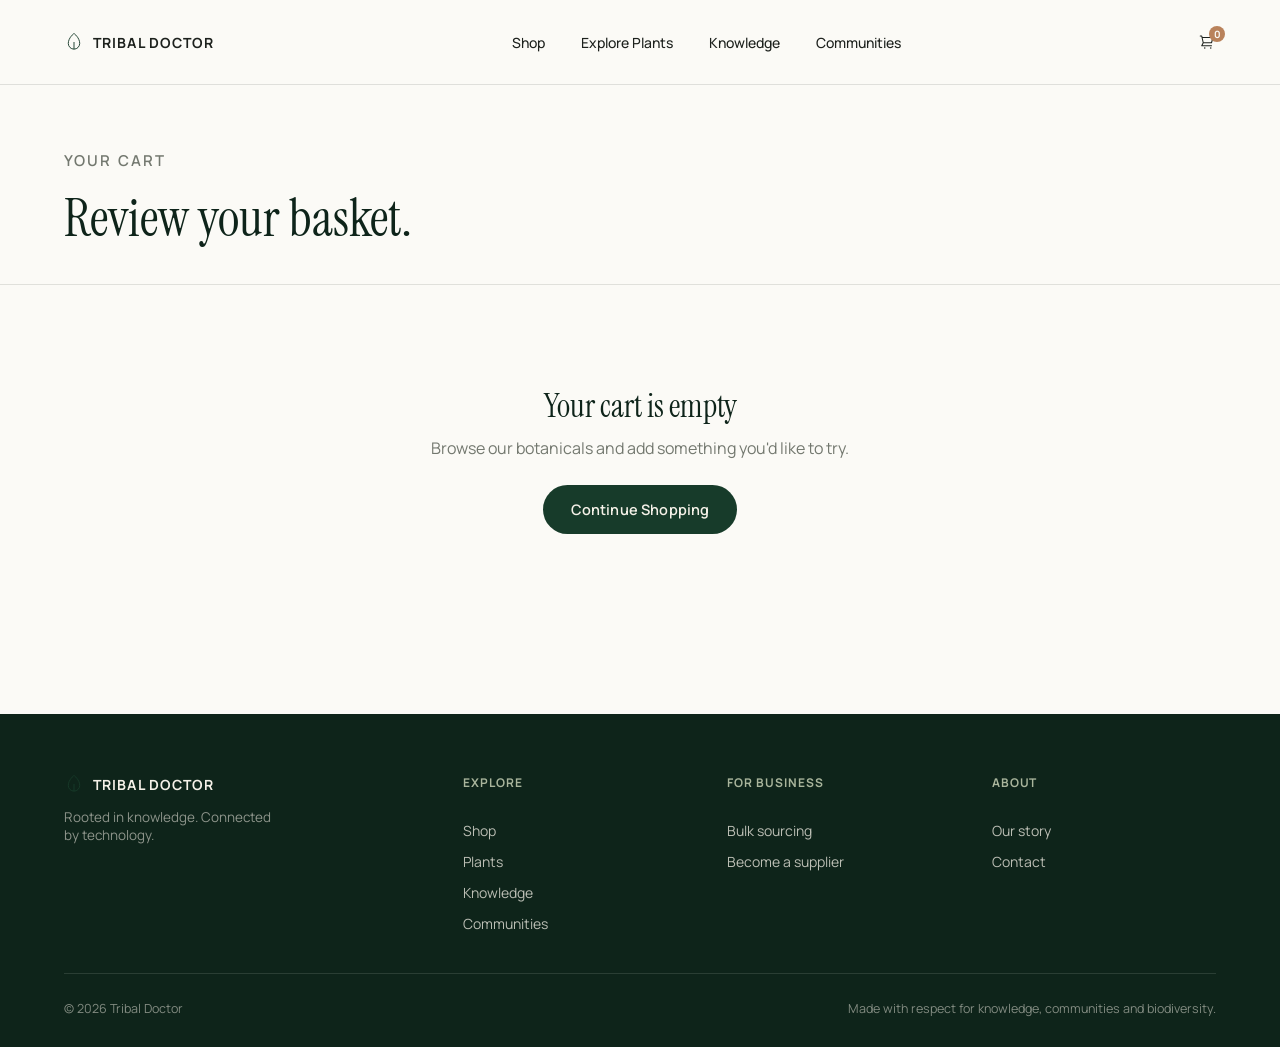
<file: cart.html>
<!DOCTYPE html>
<html lang="en">
<head>
<meta charset="UTF-8" />
<meta name="viewport" content="width=device-width, initial-scale=1.0" />
<title>Cart — Tribal Doctor</title>

<link rel="preconnect" href="https://fonts.googleapis.com">
<link rel="preconnect" href="https://fonts.gstatic.com" crossorigin>
<link href="https://fonts.googleapis.com/css2?family=Instrument+Serif:ital@0;1&family=Manrope:wght@400;500;600;700&display=swap" rel="stylesheet">

<link rel="stylesheet" href="shop.css" />
<link rel="stylesheet" href="cart.css" />
</head>
<body>

<!-- ============ NAVBAR ============ -->
<header class="navbar">
  <div class="navbar-inner">
    <a href="index.html" class="logo" aria-label="Tribal Doctor home">
      <span class="logo-mark">
        <svg width="20" height="20" viewBox="0 0 28 28" fill="none" xmlns="http://www.w3.org/2000/svg">
          <path d="M14 2C14 2 6 8 6 16C6 20.4183 9.58172 24 14 24C18.4183 24 22 20.4183 22 16C22 8 14 2 14 2Z" stroke="currentColor" stroke-width="1.3"/>
          <path d="M14 24V14" stroke="currentColor" stroke-width="1.3"/>
        </svg>
      </span>
      <span class="logo-text">TRIBAL DOCTOR</span>
    </a>

    <nav class="nav-links" aria-label="Primary">
      <a href="shop.html" class="nav-link"><span>Shop</span></a>
      <a href="plants.html" class="nav-link"><span>Explore Plants</span></a>
      <a href="knowledge.html" class="nav-link"><span>Knowledge</span></a>
      <a href="communities.html" class="nav-link"><span>Communities</span></a>
    </nav>

    <div class="nav-actions">
      <a href="cart.html" class="nav-cart" aria-label="Cart">
        <svg width="18" height="18" viewBox="0 0 24 24" fill="none" xmlns="http://www.w3.org/2000/svg">
          <path d="M3 4H5L5.4 6M5.4 6H20L18 13H7M5.4 6L7 13M7 13L5 17H18" stroke="currentColor" stroke-width="1.4" stroke-linecap="round" stroke-linejoin="round"/>
          <circle cx="9" cy="20" r="1" fill="currentColor"/>
          <circle cx="17" cy="20" r="1" fill="currentColor"/>
        </svg>
        <span class="cart-count" data-cart-count>0</span>
      </a>
      <button class="hamburger" id="hamburger" aria-label="Open menu" aria-expanded="false">
        <span></span><span></span>
      </button>
    </div>
  </div>
</header>

<!-- ============ MOBILE MENU ============ -->
<div class="mobile-menu" id="mobileMenu">
  <nav class="mobile-menu-links" aria-label="Mobile">
    <a href="shop.html">Shop</a>
    <a href="plants.html">Explore Plants</a>
    <a href="knowledge.html">Knowledge</a>
    <a href="communities.html">Communities</a>
  </nav>
  <div class="mobile-menu-footer">
    <span>Rooted in knowledge.</span>
    <span>Connected by technology.</span>
  </div>
</div>

<main>

  <div class="page-head">
    <p class="eyebrow">Your cart</p>
    <h1>Review your basket.</h1>
  </div>

  <div id="cartRoot">
    <!-- injected by cart.js -->
  </div>

</main>

<!-- ============ FOOTER ============ -->
<footer class="footer">
  <div class="footer-top">
    <div class="footer-brand">
      <a href="index.html" class="logo">
        <span class="logo-mark">
          <svg width="20" height="20" viewBox="0 0 28 28" fill="none"><path d="M14 2C14 2 6 8 6 16C6 20.4183 9.58172 24 14 24C18.4183 24 22 20.4183 22 16C22 8 14 2 14 2Z" stroke="currentColor" stroke-width="1.3"/><path d="M14 24V14" stroke="currentColor" stroke-width="1.3"/></svg>
        </span>
        <span class="logo-text">TRIBAL DOCTOR</span>
      </a>
      <p>Rooted in knowledge. Connected by technology.</p>
    </div>
    <div class="footer-col">
      <h5>Explore</h5>
      <a href="shop.html">Shop</a>
      <a href="plants.html">Plants</a>
      <a href="knowledge.html">Knowledge</a>
      <a href="communities.html">Communities</a>
    </div>
    <div class="footer-col">
      <h5>For business</h5>
      <a href="businesses.html">Bulk sourcing</a>
      <a href="businesses.html">Become a supplier</a>
    </div>
    <div class="footer-col">
      <h5>About</h5>
      <a href="about.html">Our story</a>
      <a href="about.html">Contact</a>
    </div>
  </div>
  <div class="footer-bottom">
    <span>© 2026 Tribal Doctor</span>
    <span>Made with respect for knowledge, communities and biodiversity.</span>
  </div>
</footer>

<script src="data.js"></script>
<script src="cart.js"></script>
</body>
</html>
</file>
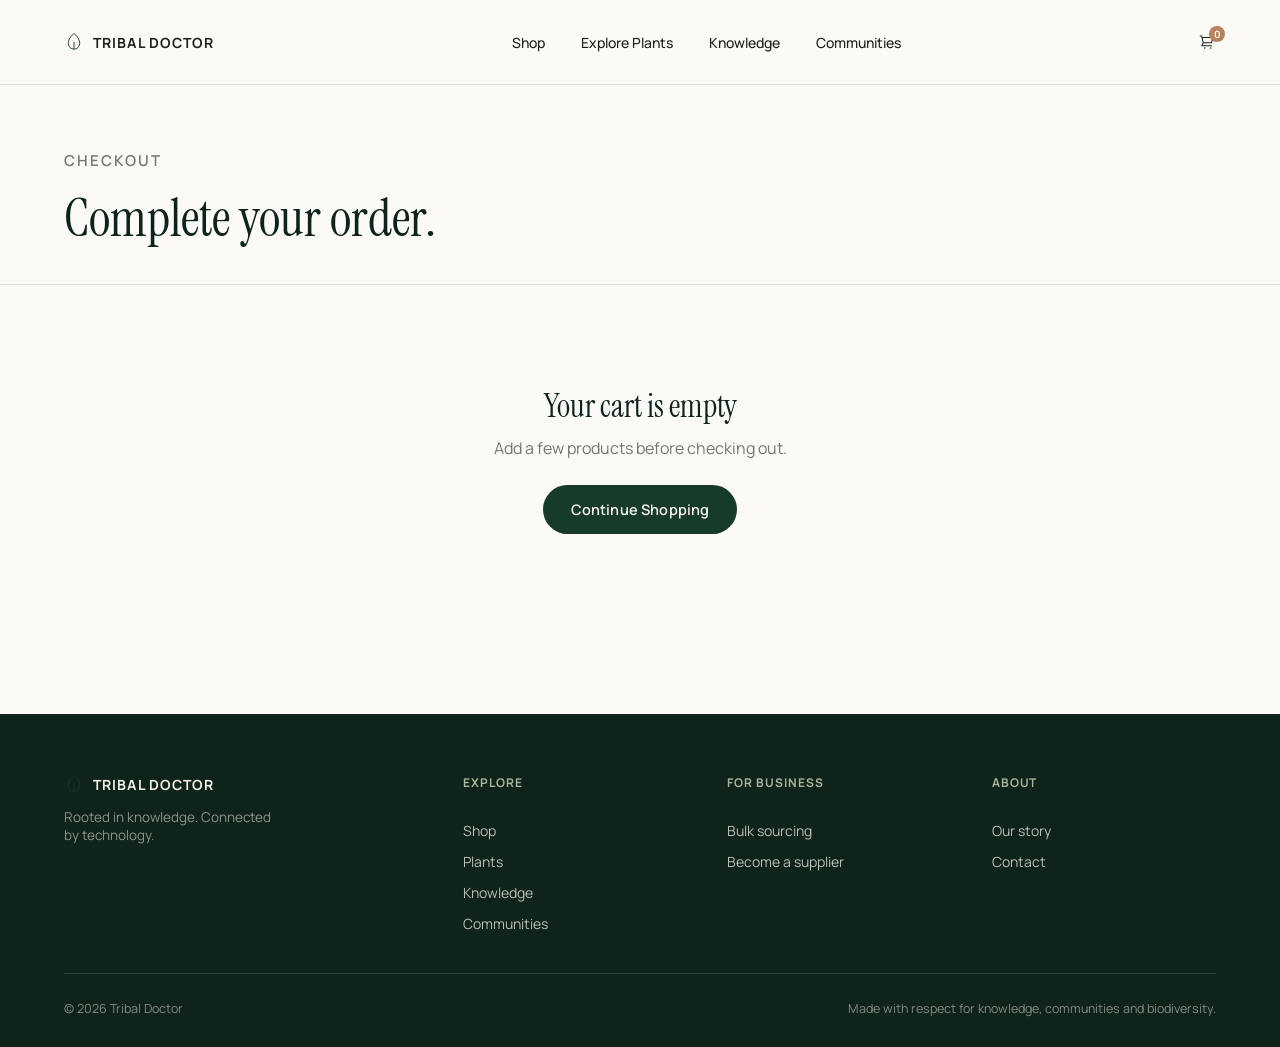
<file: checkout.html>
<!DOCTYPE html>
<html lang="en">
<head>
<meta charset="UTF-8" />
<meta name="viewport" content="width=device-width, initial-scale=1.0" />
<title>Checkout — Tribal Doctor</title>

<link rel="preconnect" href="https://fonts.googleapis.com">
<link rel="preconnect" href="https://fonts.gstatic.com" crossorigin>
<link href="https://fonts.googleapis.com/css2?family=Instrument+Serif:ital@0;1&family=Manrope:wght@400;500;600;700&display=swap" rel="stylesheet">

<link rel="stylesheet" href="shop.css" />
<link rel="stylesheet" href="checkout.css" />
</head>
<body>

<!-- ============ NAVBAR ============ -->
<header class="navbar">
  <div class="navbar-inner">
    <a href="index.html" class="logo" aria-label="Tribal Doctor home">
      <span class="logo-mark">
        <svg width="20" height="20" viewBox="0 0 28 28" fill="none" xmlns="http://www.w3.org/2000/svg">
          <path d="M14 2C14 2 6 8 6 16C6 20.4183 9.58172 24 14 24C18.4183 24 22 20.4183 22 16C22 8 14 2 14 2Z" stroke="currentColor" stroke-width="1.3"/>
          <path d="M14 24V14" stroke="currentColor" stroke-width="1.3"/>
        </svg>
      </span>
      <span class="logo-text">TRIBAL DOCTOR</span>
    </a>

    <nav class="nav-links" aria-label="Primary">
      <a href="shop.html" class="nav-link"><span>Shop</span></a>
      <a href="plants.html" class="nav-link"><span>Explore Plants</span></a>
      <a href="knowledge.html" class="nav-link"><span>Knowledge</span></a>
      <a href="communities.html" class="nav-link"><span>Communities</span></a>
    </nav>

    <div class="nav-actions">
      <a href="cart.html" class="nav-cart" aria-label="Cart">
        <svg width="18" height="18" viewBox="0 0 24 24" fill="none" xmlns="http://www.w3.org/2000/svg">
          <path d="M3 4H5L5.4 6M5.4 6H20L18 13H7M5.4 6L7 13M7 13L5 17H18" stroke="currentColor" stroke-width="1.4" stroke-linecap="round" stroke-linejoin="round"/>
          <circle cx="9" cy="20" r="1" fill="currentColor"/>
          <circle cx="17" cy="20" r="1" fill="currentColor"/>
        </svg>
        <span class="cart-count" data-cart-count>0</span>
      </a>
      <button class="hamburger" id="hamburger" aria-label="Open menu" aria-expanded="false">
        <span></span><span></span>
      </button>
    </div>
  </div>
</header>

<!-- ============ MOBILE MENU ============ -->
<div class="mobile-menu" id="mobileMenu">
  <nav class="mobile-menu-links" aria-label="Mobile">
    <a href="shop.html">Shop</a>
    <a href="plants.html">Explore Plants</a>
    <a href="knowledge.html">Knowledge</a>
    <a href="communities.html">Communities</a>
  </nav>
  <div class="mobile-menu-footer">
    <span>Rooted in knowledge.</span>
    <span>Connected by technology.</span>
  </div>
</div>

<main>

  <div class="page-head">
    <p class="eyebrow">Checkout</p>
    <h1>Complete your order.</h1>
  </div>

  <div id="checkoutRoot">
    <!-- injected by checkout.js -->
  </div>

</main>

<!-- ============ FOOTER ============ -->
<footer class="footer">
  <div class="footer-top">
    <div class="footer-brand">
      <a href="index.html" class="logo">
        <span class="logo-mark">
          <svg width="20" height="20" viewBox="0 0 28 28" fill="none"><path d="M14 2C14 2 6 8 6 16C6 20.4183 9.58172 24 14 24C18.4183 24 22 20.4183 22 16C22 8 14 2 14 2Z" stroke="currentColor" stroke-width="1.3"/><path d="M14 24V14" stroke="currentColor" stroke-width="1.3"/></svg>
        </span>
        <span class="logo-text">TRIBAL DOCTOR</span>
      </a>
      <p>Rooted in knowledge. Connected by technology.</p>
    </div>
    <div class="footer-col">
      <h5>Explore</h5>
      <a href="shop.html">Shop</a>
      <a href="plants.html">Plants</a>
      <a href="knowledge.html">Knowledge</a>
      <a href="communities.html">Communities</a>
    </div>
    <div class="footer-col">
      <h5>For business</h5>
      <a href="businesses.html">Bulk sourcing</a>
      <a href="businesses.html">Become a supplier</a>
    </div>
    <div class="footer-col">
      <h5>About</h5>
      <a href="about.html">Our story</a>
      <a href="about.html">Contact</a>
    </div>
  </div>
  <div class="footer-bottom">
    <span>© 2026 Tribal Doctor</span>
    <span>Made with respect for knowledge, communities and biodiversity.</span>
  </div>
</footer>

<script src="data.js"></script>
<script src="checkout.js"></script>
</body>
</html>
</file>
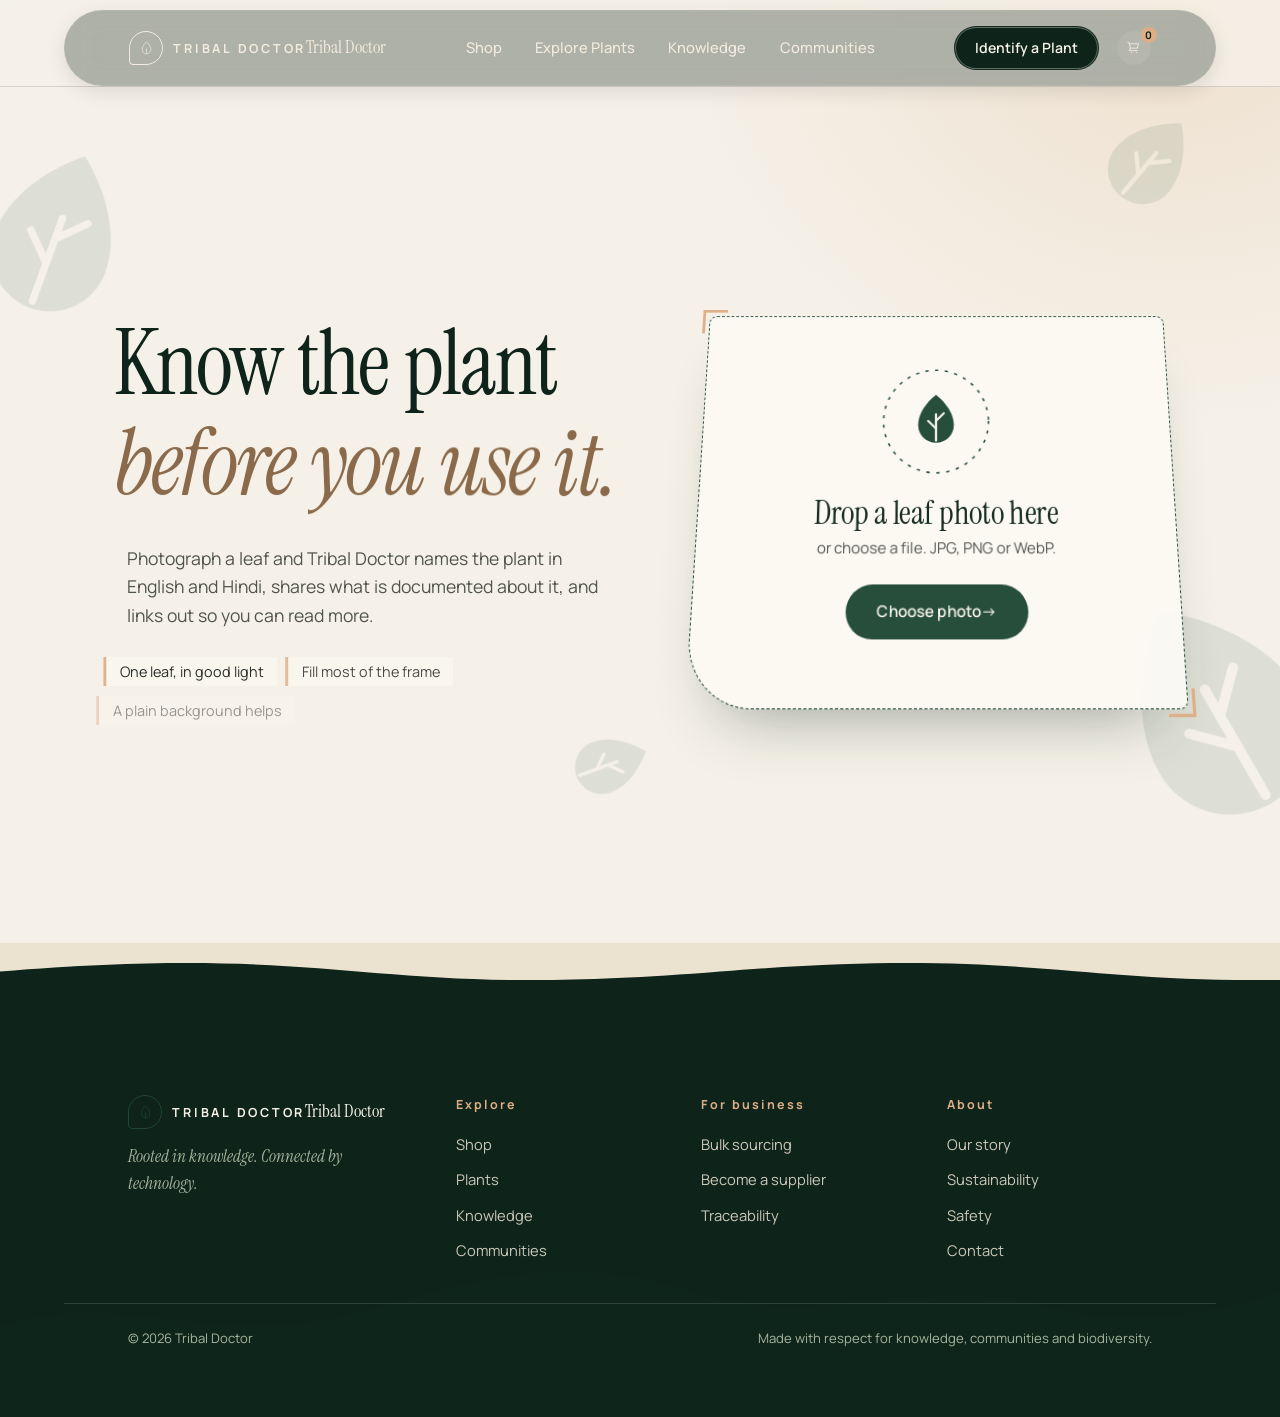
<file: identify.html>
<!doctype html>
<html lang="en">
  <head>
    <meta charset="UTF-8" />
    <meta name="viewport" content="width=device-width, initial-scale=1.0" />

    <title>Identify a Plant — Tribal Doctor</title>
    <meta
      name="description"
      content="Photograph a leaf and Tribal Doctor names the plant in English and Hindi, with what is documented about it — and where to read more."
    />

    <link rel="preconnect" href="https://fonts.googleapis.com" />
    <link rel="preconnect" href="https://fonts.gstatic.com" crossorigin />
    <link
      href="https://fonts.googleapis.com/css2?family=Instrument+Serif:ital@0;1&family=Manrope:wght@400;500;600;700&family=Tiro+Devanagari+Hindi&display=swap"
      rel="stylesheet"
    />

    <script>
      document.documentElement.classList.add("js");
    </script>
    <!-- Shares the landing page's stylesheet for the navbar, footer, buttons
         and colour palette, then layers identify.css on top for this page's
         own hero, drop-zone and results UI. -->
    <link rel="stylesheet" href="style.css" />
    <link rel="stylesheet" href="identify.css" />
  </head>

  <body>
    <!-- Shared leaf shape (same silhouette as the Tribal Doctor logo) -->
    <svg width="0" height="0" style="position: absolute" aria-hidden="true">
      <symbol id="leaf" viewBox="0 0 28 28">
        <path
          fill="currentColor"
          d="M14 2C14 2 6 8 6 16C6 20.4183 9.58172 24 14 24C18.4183 24 22 20.4183 22 16C22 8 14 2 14 2Z"
        />
        <path
          d="M14 23V11M14 17.5 10.5 14M14 14l3.5-3.5"
          stroke="#f5f1e8"
          stroke-width="1"
          stroke-linecap="round"
          fill="none"
        />
      </symbol>
    </svg>

    <!-- Ambient background (decorative) -->
    <div class="glow" aria-hidden="true"></div>
    <div class="leaf" data-d="60" style="left: -40px; top: 16vh; --s: 190px" aria-hidden="true">
      <span class="leaf-in" style="--r: 20deg"><svg><use href="#leaf" /></svg></span>
    </div>
    <div class="leaf" data-d="-40" style="right: 6vw; top: 12vh; --s: 110px" aria-hidden="true">
      <span class="leaf-in" style="--r: 40deg"><svg><use href="#leaf" /></svg></span>
    </div>
    <div class="leaf" data-d="90" style="right: -70px; bottom: 6vh; --s: 260px" aria-hidden="true">
      <span class="leaf-in" style="--r: -30deg"><svg><use href="#leaf" /></svg></span>
    </div>
    <div class="leaf" data-d="-70" style="left: 44vw; bottom: 10vh; --s: 90px" aria-hidden="true">
      <span class="leaf-in" style="--r: 70deg"><svg><use href="#leaf" /></svg></span>
    </div>

    <a class="skip" href="#main">Skip to the identifier</a>

    <!-- ============ NAVBAR (matches index.html) ============ -->
    <header class="navbar" id="navbar" data-component="navbar">
      <div class="navbar-inner">
        <a href="index.html" class="logo" aria-label="Tribal Doctor home">
          <span class="logo-mark">
            <svg width="20" height="20" viewBox="0 0 28 28" fill="none">
              <path
                d="M14 2C14 2 6 8 6 16C6 20.4183 9.58172 24 14 24C18.4183 24 22 20.4183 22 16C22 8 14 2 14 2Z"
                stroke="currentColor"
                stroke-width="1.3"
              />
              <path d="M14 24V14" stroke="currentColor" stroke-width="1.3" />
            </svg>
          </span>
          <span class="logo-text">TRIBAL DOCTOR</span>
        </a>

        <nav class="nav-links" aria-label="Primary">
          <a href="shop.html" class="nav-link"><span>Shop</span></a>
          <a href="plants.html" class="nav-link"><span>Explore Plants</span></a>
          <a href="knowledge.html" class="nav-link"><span>Knowledge</span></a>
          <a href="communities.html" class="nav-link"><span>Communities</span></a>
        </nav>

        <div class="nav-actions">
          <a href="identify.html" class="nav-identify is-current" data-magnetic
            ><span>Identify a Plant</span></a
          >
          <a href="cart.html" class="nav-cart" aria-label="Cart">
            <svg width="18" height="18" viewBox="0 0 24 24" fill="none">
              <path
                d="M3 4H5L5.4 6M5.4 6H20L18 13H7M5.4 6L7 13M7 13L5 17H18"
                stroke="currentColor"
                stroke-width="1.4"
                stroke-linecap="round"
                stroke-linejoin="round"
              />
              <circle cx="9" cy="20" r="1" fill="currentColor" />
              <circle cx="17" cy="20" r="1" fill="currentColor" />
            </svg>
            <span class="cart-count">0</span>
          </a>
          <button class="hamburger" id="hamburger" aria-label="Open menu" aria-expanded="false">
            <span></span><span></span>
          </button>
        </div>
      </div>
    </header>

    <!-- ============ MOBILE MENU ============ -->
    <div class="mobile-menu" id="mobileMenu" data-component="mobile-menu">
      <nav class="mobile-menu-links" aria-label="Mobile">
        <a href="shop.html">Shop</a>
        <a href="plants.html">Explore Plants</a>
        <a href="knowledge.html">Knowledge</a>
        <a href="communities.html">Communities</a>
        <a href="identify.html" class="mobile-menu-cta">Identify a Plant</a>
      </nav>
      <div class="mobile-menu-footer">
        <span>Rooted in knowledge.</span>
        <span>Connected by technology.</span>
      </div>
    </div>

    <main id="main">
      <!-- ============ HERO: headline + drop zone ============ -->
      <section id="hero" aria-labelledby="pageTitle">
        <div class="hero-copy">
          <p class="eyebrow" data-reveal>
            <span lang="hi">पौधे की पहचान</span> · AI plant identification
          </p>

          <h1 id="pageTitle">
            <span class="ln">Know the plant</span>
            <span class="ln line-serif"><em>before you use it.</em></span>
          </h1>

          <p class="sub">
            Photograph a leaf and Tribal Doctor names the plant in English and
            Hindi, shares what is documented about it, and links out so you
            can read more.
          </p>

          <ul class="tips">
            <li class="tip">One leaf, in good light</li>
            <li class="tip">Fill most of the frame</li>
            <li class="tip">A plain background helps</li>
          </ul>
        </div>

        <label id="drop">
          <input
            type="file"
            id="plantImageInput"
            accept="image/jpeg,image/png,image/webp"
          />
          <div class="emblem" aria-hidden="true">
            <svg class="spin" viewBox="0 0 100 100" fill="none" stroke="currentColor" stroke-width="1.4" stroke-dasharray="3 6">
              <circle cx="50" cy="50" r="48" />
            </svg>
            <svg class="lf"><use href="#leaf" /></svg>
          </div>
          <h2>Drop a leaf photo here</h2>
          <p>or choose a file. JPG, PNG or WebP.</p>
          <span class="btn btn-primary" data-magnetic><span>Choose photo</span></span>
        </label>
      </section>

      <!-- ============ STAGE: photo on the left, results on the right ============ -->
      <section id="stage" data-state="idle" hidden aria-label="Identification">
        <aside class="side">
          <div class="frame-wrap" id="previewContainer">
            <div class="frame">
              <img id="plantPreview" alt="Your uploaded plant photo" />
              <span class="scan" aria-hidden="true"></span>
              <i class="corner c1" aria-hidden="true"></i>
              <i class="corner c2" aria-hidden="true"></i>
              <i class="corner c3" aria-hidden="true"></i>
              <i class="corner c4" aria-hidden="true"></i>
            </div>
            <span class="ring" aria-hidden="true"></span>
          </div>
          <button class="again" id="again" type="button" data-magnetic>Try another photo</button>
        </aside>

        <div id="panel">
          <div id="loading" role="status" aria-live="polite">
            <p id="status">Reading the leaf's shape</p>
            <div class="dots" aria-hidden="true"><i></i><i></i><i></i></div>
          </div>

          <div id="results" aria-live="polite"></div>

          <p class="disclaimer">
            Identification is an AI suggestion, not a certainty. Confirm with a
            local botanist or trusted practitioner before you collect or use any
            plant.
          </p>
        </div>
      </section>
    </main>

    <!-- ============ FOOTER (matches index.html) ============ -->
    <footer class="footer" data-component="footer">
      <div class="footer-top">
        <div class="footer-brand">
          <a href="index.html" class="logo">
            <span class="logo-mark">
              <svg width="20" height="20" viewBox="0 0 28 28" fill="none">
                <path
                  d="M14 2C14 2 6 8 6 16C6 20.4183 9.58172 24 14 24C18.4183 24 22 20.4183 22 16C22 8 14 2 14 2Z"
                  stroke="currentColor"
                  stroke-width="1.3"
                />
                <path d="M14 24V14" stroke="currentColor" stroke-width="1.3" />
              </svg>
            </span>
            <span class="logo-text">TRIBAL DOCTOR</span>
          </a>
          <p>Rooted in knowledge. Connected by technology.</p>
        </div>

        <div class="footer-col">
          <h5>Explore</h5>
          <a href="shop.html">Shop</a>
          <a href="plants.html">Plants</a>
          <a href="knowledge.html">Knowledge</a>
          <a href="communities.html">Communities</a>
        </div>

        <div class="footer-col">
          <h5>For business</h5>
          <a href="businesses.html#bulk">Bulk sourcing</a>
          <a href="businesses.html#supplier">Become a supplier</a>
          <a href="businesses.html#traceability">Traceability</a>
        </div>

        <div class="footer-col">
          <h5>About</h5>
          <a href="about.html">Our story</a>
          <a href="about.html#sustainability">Sustainability</a>
          <a href="about.html#safety">Safety</a>
          <a href="about.html#contact">Contact</a>
        </div>
      </div>

      <div class="footer-bottom">
        <span>© 2026 Tribal Doctor</span>
        <span>Made with respect for knowledge, communities and biodiversity.</span>
      </div>
    </footer>

    <div id="toast" role="status"></div>

    <!-- Motion is an enhancement: the page still works if this CDN is blocked -->
    <script src="https://cdnjs.cloudflare.com/ajax/libs/gsap/3.12.5/gsap.min.js"></script>
    <script src="passport-data.js"></script>
    <script src="identify.js"></script>
  </body>
</html>
</file>
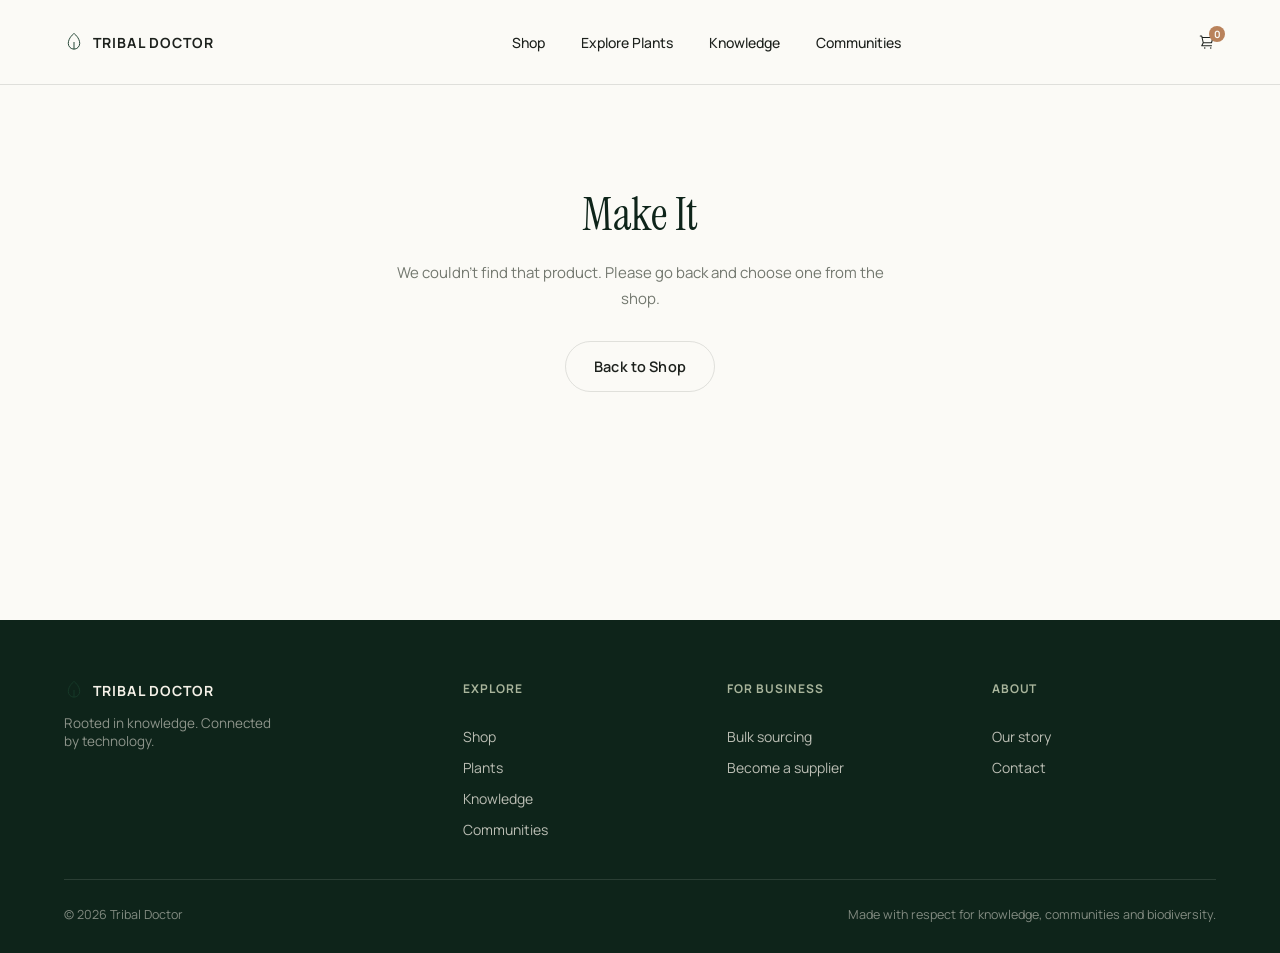
<file: make.html>
<!DOCTYPE html>
<html lang="en">
<head>
<meta charset="UTF-8" />
<meta name="viewport" content="width=device-width, initial-scale=1.0" />
<title>Make It — Tribal Doctor</title>

<link rel="preconnect" href="https://fonts.googleapis.com">
<link rel="preconnect" href="https://fonts.gstatic.com" crossorigin>
<link href="https://fonts.googleapis.com/css2?family=Instrument+Serif:ital@0;1&family=Manrope:wght@400;500;600;700&display=swap" rel="stylesheet">

<link rel="stylesheet" href="shop.css" />
<link rel="stylesheet" href="product.css" />
</head>
<body>

<!-- ============ NAVBAR ============ -->
<header class="navbar">
  <div class="navbar-inner">
    <a href="index.html" class="logo" aria-label="Tribal Doctor home">
      <span class="logo-mark">
        <svg width="20" height="20" viewBox="0 0 28 28" fill="none" xmlns="http://www.w3.org/2000/svg">
          <path d="M14 2C14 2 6 8 6 16C6 20.4183 9.58172 24 14 24C18.4183 24 22 20.4183 22 16C22 8 14 2 14 2Z" stroke="currentColor" stroke-width="1.3"/>
          <path d="M14 24V14" stroke="currentColor" stroke-width="1.3"/>
        </svg>
      </span>
      <span class="logo-text">TRIBAL DOCTOR</span>
    </a>

    <nav class="nav-links" aria-label="Primary">
      <a href="shop.html" class="nav-link"><span>Shop</span></a>
      <a href="plants.html" class="nav-link"><span>Explore Plants</span></a>
      <a href="knowledge.html" class="nav-link"><span>Knowledge</span></a>
      <a href="communities.html" class="nav-link"><span>Communities</span></a>
    </nav>

    <div class="nav-actions">
      <a href="cart.html" class="nav-cart" aria-label="Cart">
        <svg width="18" height="18" viewBox="0 0 24 24" fill="none" xmlns="http://www.w3.org/2000/svg">
          <path d="M3 4H5L5.4 6M5.4 6H20L18 13H7M5.4 6L7 13M7 13L5 17H18" stroke="currentColor" stroke-width="1.4" stroke-linecap="round" stroke-linejoin="round"/>
          <circle cx="9" cy="20" r="1" fill="currentColor"/>
          <circle cx="17" cy="20" r="1" fill="currentColor"/>
        </svg>
        <span class="cart-count" data-cart-count>0</span>
      </a>
      <button class="hamburger" id="hamburger" aria-label="Open menu" aria-expanded="false">
        <span></span><span></span>
      </button>
    </div>
  </div>
</header>

<!-- ============ MOBILE MENU ============ -->
<div class="mobile-menu" id="mobileMenu">
  <nav class="mobile-menu-links" aria-label="Mobile">
    <a href="shop.html">Shop</a>
    <a href="plants.html">Explore Plants</a>
    <a href="knowledge.html">Knowledge</a>
    <a href="communities.html">Communities</a>
  </nav>
  <div class="mobile-menu-footer">
    <span>Rooted in knowledge.</span>
    <span>Connected by technology.</span>
  </div>
</div>

<main>
  <div class="make-page" id="makeRoot">
    <!-- injected below -->
  </div>
</main>

<!-- ============ FOOTER ============ -->
<footer class="footer">
  <div class="footer-top">
    <div class="footer-brand">
      <a href="index.html" class="logo">
        <span class="logo-mark">
          <svg width="20" height="20" viewBox="0 0 28 28" fill="none"><path d="M14 2C14 2 6 8 6 16C6 20.4183 9.58172 24 14 24C18.4183 24 22 20.4183 22 16C22 8 14 2 14 2Z" stroke="currentColor" stroke-width="1.3"/><path d="M14 24V14" stroke="currentColor" stroke-width="1.3"/></svg>
        </span>
        <span class="logo-text">TRIBAL DOCTOR</span>
      </a>
      <p>Rooted in knowledge. Connected by technology.</p>
    </div>
    <div class="footer-col">
      <h5>Explore</h5>
      <a href="shop.html">Shop</a>
      <a href="plants.html">Plants</a>
      <a href="knowledge.html">Knowledge</a>
      <a href="communities.html">Communities</a>
    </div>
    <div class="footer-col">
      <h5>For business</h5>
      <a href="businesses.html">Bulk sourcing</a>
      <a href="businesses.html">Become a supplier</a>
    </div>
    <div class="footer-col">
      <h5>About</h5>
      <a href="about.html">Our story</a>
      <a href="about.html">Contact</a>
    </div>
  </div>
  <div class="footer-bottom">
    <span>© 2026 Tribal Doctor</span>
    <span>Made with respect for knowledge, communities and biodiversity.</span>
  </div>
</footer>

<script src="data.js"></script>
<script>
  (function () {
    const params = new URLSearchParams(window.location.search);
    const id = params.get("id");
    const product = id ? getProductById(id) : null;
    const root = document.getElementById("makeRoot");

    if (!product) {
      root.innerHTML = `
        <h1>Make It</h1>
        <p>We couldn't find that product. Please go back and choose one from the shop.</p>
        <a href="shop.html" class="btn btn-outline"><span>Back to Shop</span></a>
      `;
    } else {
      root.innerHTML = `
        <svg class="make-leaf" width="40" height="40" viewBox="0 0 28 28" fill="none">
          <path d="M14 2C14 2 6 8 6 16C6 20.4183 9.58172 24 14 24C18.4183 24 22 20.4183 22 16C22 8 14 2 14 2Z" stroke="currentColor" stroke-width="1.2"/>
          <path d="M14 24V14" stroke="currentColor" stroke-width="1.2"/>
        </svg>
        <h1>Make It</h1>
        <p>Traditional preparation for <span class="product-name">${product.name}</span></p>
        <p>Recipe and ingredient-based preparation will be available here soon.</p>
        <a href="product.html?id=${product.id}" class="btn btn-outline"><span>Back to Product</span></a>
      `;
    }

    const hamburger = document.getElementById("hamburger");
    const mobileMenu = document.getElementById("mobileMenu");
    if (hamburger) {
      hamburger.addEventListener("click", () => {
        mobileMenu.classList.toggle("open");
        hamburger.setAttribute("aria-expanded", mobileMenu.classList.contains("open"));
      });
    }
  })();
</script>
</body>
</html>
</file>
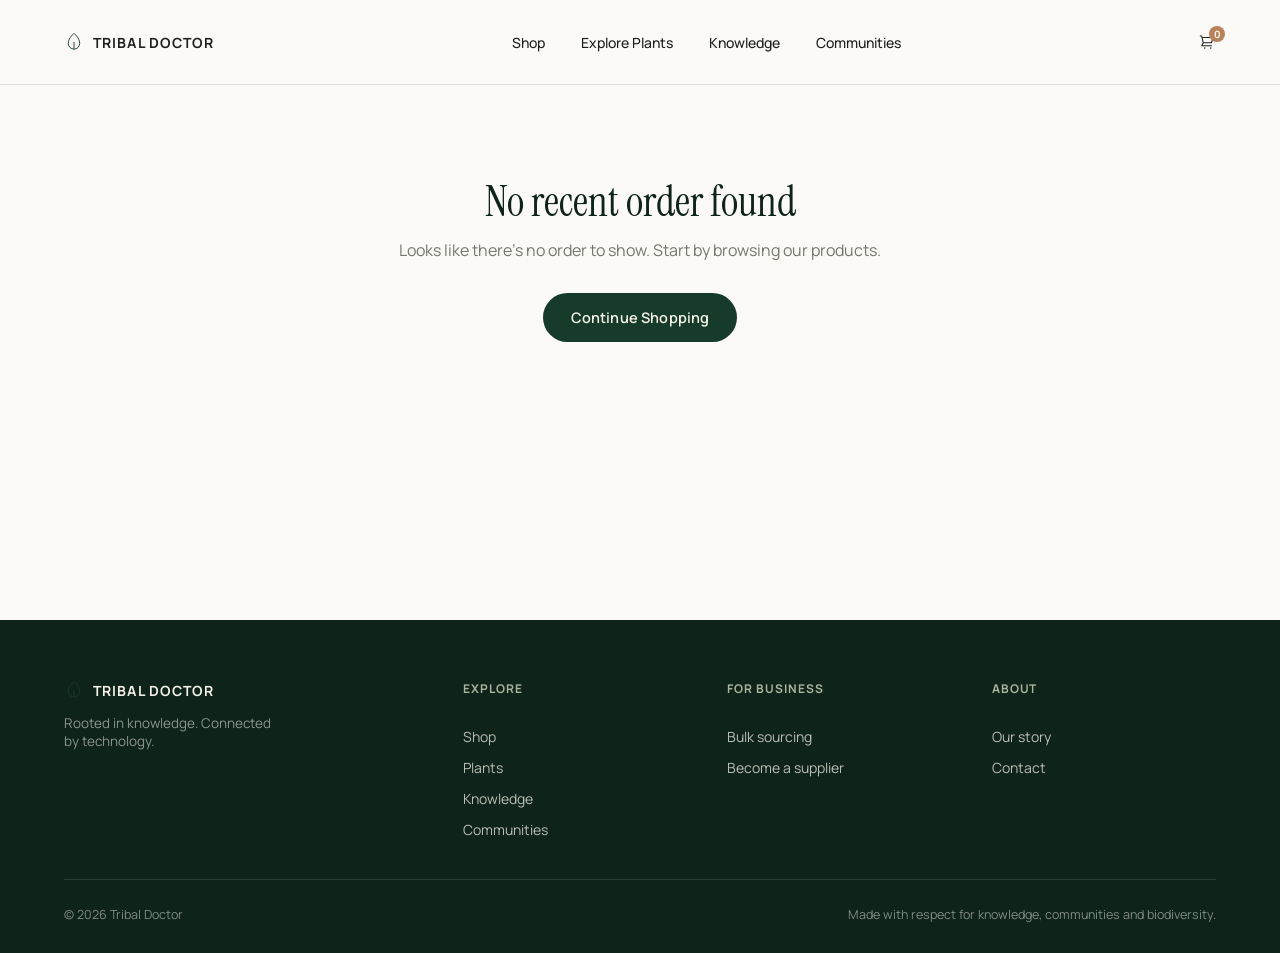
<file: order-success.html>
<!DOCTYPE html>
<html lang="en">
<head>
<meta charset="UTF-8" />
<meta name="viewport" content="width=device-width, initial-scale=1.0" />
<title>Order Confirmed — Tribal Doctor</title>

<link rel="preconnect" href="https://fonts.googleapis.com">
<link rel="preconnect" href="https://fonts.gstatic.com" crossorigin>
<link href="https://fonts.googleapis.com/css2?family=Instrument+Serif:ital@0;1&family=Manrope:wght@400;500;600;700&display=swap" rel="stylesheet">

<link rel="stylesheet" href="shop.css" />
<link rel="stylesheet" href="checkout.css" />
</head>
<body>

<!-- ============ NAVBAR ============ -->
<header class="navbar">
  <div class="navbar-inner">
    <a href="index.html" class="logo" aria-label="Tribal Doctor home">
      <span class="logo-mark">
        <svg width="20" height="20" viewBox="0 0 28 28" fill="none" xmlns="http://www.w3.org/2000/svg">
          <path d="M14 2C14 2 6 8 6 16C6 20.4183 9.58172 24 14 24C18.4183 24 22 20.4183 22 16C22 8 14 2 14 2Z" stroke="currentColor" stroke-width="1.3"/>
          <path d="M14 24V14" stroke="currentColor" stroke-width="1.3"/>
        </svg>
      </span>
      <span class="logo-text">TRIBAL DOCTOR</span>
    </a>

    <nav class="nav-links" aria-label="Primary">
      <a href="shop.html" class="nav-link"><span>Shop</span></a>
      <a href="plants.html" class="nav-link"><span>Explore Plants</span></a>
      <a href="knowledge.html" class="nav-link"><span>Knowledge</span></a>
      <a href="communities.html" class="nav-link"><span>Communities</span></a>
    </nav>

    <div class="nav-actions">
      <a href="cart.html" class="nav-cart" aria-label="Cart">
        <svg width="18" height="18" viewBox="0 0 24 24" fill="none" xmlns="http://www.w3.org/2000/svg">
          <path d="M3 4H5L5.4 6M5.4 6H20L18 13H7M5.4 6L7 13M7 13L5 17H18" stroke="currentColor" stroke-width="1.4" stroke-linecap="round" stroke-linejoin="round"/>
          <circle cx="9" cy="20" r="1" fill="currentColor"/>
          <circle cx="17" cy="20" r="1" fill="currentColor"/>
        </svg>
        <span class="cart-count" data-cart-count>0</span>
      </a>
      <button class="hamburger" id="hamburger" aria-label="Open menu" aria-expanded="false">
        <span></span><span></span>
      </button>
    </div>
  </div>
</header>

<!-- ============ MOBILE MENU ============ -->
<div class="mobile-menu" id="mobileMenu">
  <nav class="mobile-menu-links" aria-label="Mobile">
    <a href="shop.html">Shop</a>
    <a href="plants.html">Explore Plants</a>
    <a href="knowledge.html">Knowledge</a>
    <a href="communities.html">Communities</a>
  </nav>
  <div class="mobile-menu-footer">
    <span>Rooted in knowledge.</span>
    <span>Connected by technology.</span>
  </div>
</div>

<main>
  <div class="success-wrap" id="successRoot">
    <!-- injected below -->
  </div>
</main>

<!-- ============ FOOTER ============ -->
<footer class="footer">
  <div class="footer-top">
    <div class="footer-brand">
      <a href="index.html" class="logo">
        <span class="logo-mark">
          <svg width="20" height="20" viewBox="0 0 28 28" fill="none"><path d="M14 2C14 2 6 8 6 16C6 20.4183 9.58172 24 14 24C18.4183 24 22 20.4183 22 16C22 8 14 2 14 2Z" stroke="currentColor" stroke-width="1.3"/><path d="M14 24V14" stroke="currentColor" stroke-width="1.3"/></svg>
        </span>
        <span class="logo-text">TRIBAL DOCTOR</span>
      </a>
      <p>Rooted in knowledge. Connected by technology.</p>
    </div>
    <div class="footer-col">
      <h5>Explore</h5>
      <a href="shop.html">Shop</a>
      <a href="plants.html">Plants</a>
      <a href="knowledge.html">Knowledge</a>
      <a href="communities.html">Communities</a>
    </div>
    <div class="footer-col">
      <h5>For business</h5>
      <a href="businesses.html">Bulk sourcing</a>
      <a href="businesses.html">Become a supplier</a>
    </div>
    <div class="footer-col">
      <h5>About</h5>
      <a href="about.html">Our story</a>
      <a href="about.html">Contact</a>
    </div>
  </div>
  <div class="footer-bottom">
    <span>© 2026 Tribal Doctor</span>
    <span>Made with respect for knowledge, communities and biodiversity.</span>
  </div>
</footer>

<script src="data.js"></script>
<script>
  (function () {
    const root = document.getElementById("successRoot");
    let order = null;
    try {
      order = JSON.parse(localStorage.getItem("tribalDoctorOrder"));
    } catch (e) {
      order = null;
    }

    if (!order) {
      root.innerHTML = `
        <h1>No recent order found</h1>
        <p>Looks like there's no order to show. Start by browsing our products.</p>
        <a href="shop.html" class="btn btn-primary"><span>Continue Shopping</span></a>
      `;
    } else {
      const fullAddress = [order.address, order.city, order.state, order.pincode].filter(Boolean).join(", ");
      root.innerHTML = `
        <svg class="success-icon" width="56" height="56" viewBox="0 0 56 56" fill="none">
          <circle cx="28" cy="28" r="27" stroke="currentColor" stroke-width="1.4"/>
          <path d="M17 29L24 36L39 20" stroke="currentColor" stroke-width="2" stroke-linecap="round" stroke-linejoin="round"/>
        </svg>
        <h1>Order Confirmed</h1>
        <p>Thank you, ${order.name || "friend"}. Your order has been placed successfully.</p>
        <div class="success-card">
          <div class="success-row"><span>Order ID</span><span>${order.orderId}</span></div>
          <div class="success-row"><span>Total Amount</span><span>${formatPrice(order.total)}</span></div>
          <div class="success-row"><span>Payment Method</span><span>${order.payment}</span></div>
          <div class="success-row"><span>Delivery Address</span><span>${fullAddress}</span></div>
        </div>
        <a href="shop.html" class="btn btn-primary"><span>Continue Shopping</span></a>
      `;
    }

    /* mobile menu */
    const hamburger = document.getElementById("hamburger");
    const mobileMenu = document.getElementById("mobileMenu");
    if (hamburger) {
      hamburger.addEventListener("click", () => {
        mobileMenu.classList.toggle("open");
        hamburger.setAttribute("aria-expanded", mobileMenu.classList.contains("open"));
      });
    }
  })();
</script>
</body>
</html>
</file>
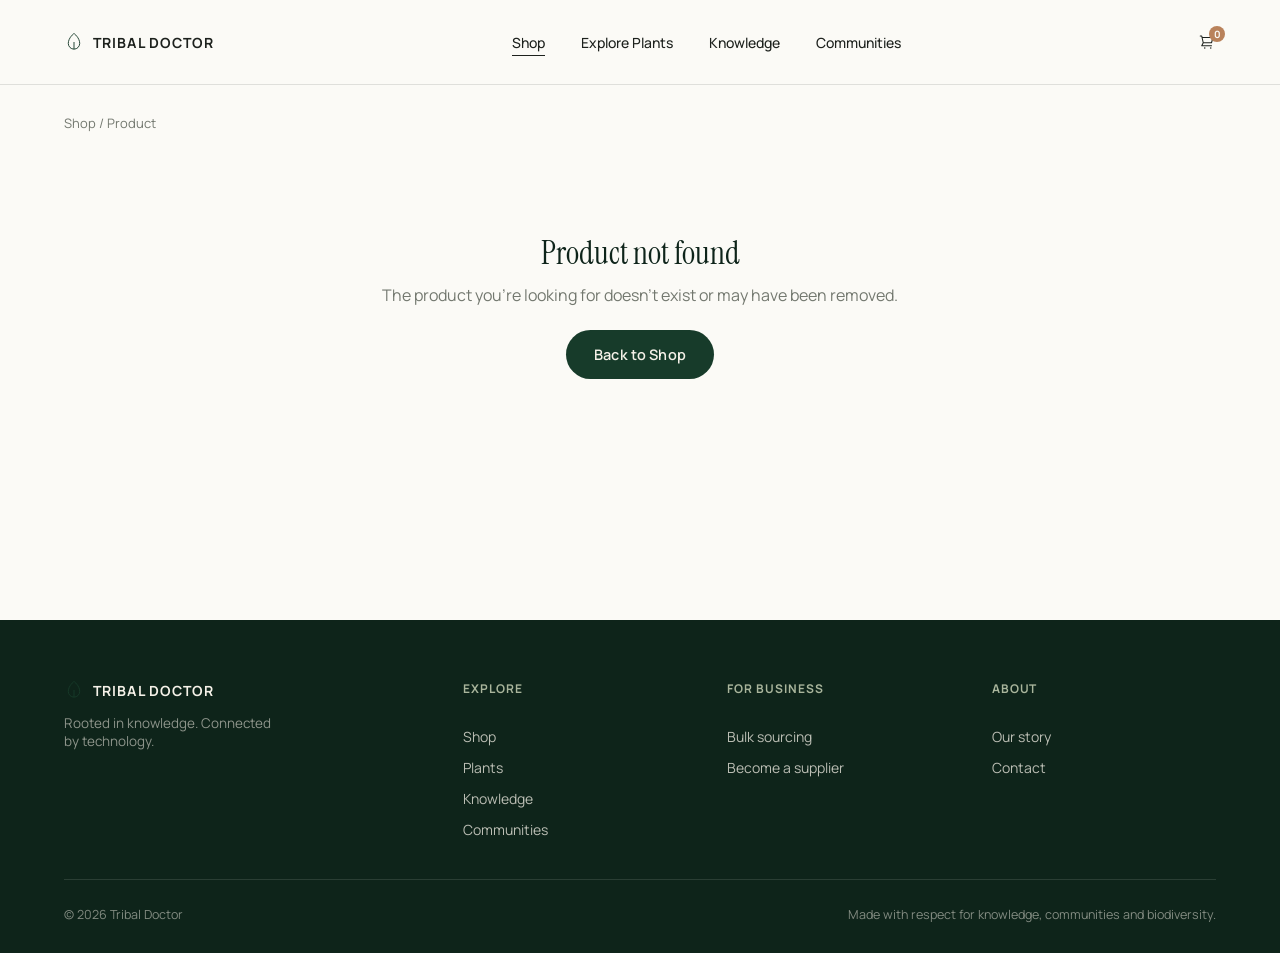
<file: product.html>
<!DOCTYPE html>
<html lang="en">
<head>
<meta charset="UTF-8" />
<meta name="viewport" content="width=device-width, initial-scale=1.0" />
<title>Product — Tribal Doctor</title>

<link rel="preconnect" href="https://fonts.googleapis.com">
<link rel="preconnect" href="https://fonts.gstatic.com" crossorigin>
<link href="https://fonts.googleapis.com/css2?family=Instrument+Serif:ital@0;1&family=Manrope:wght@400;500;600;700&display=swap" rel="stylesheet">

<link rel="stylesheet" href="shop.css" />
<link rel="stylesheet" href="product.css" />
</head>
<body>

<!-- ============ NAVBAR ============ -->
<header class="navbar">
  <div class="navbar-inner">
    <a href="index.html" class="logo" aria-label="Tribal Doctor home">
      <span class="logo-mark">
        <svg width="20" height="20" viewBox="0 0 28 28" fill="none" xmlns="http://www.w3.org/2000/svg">
          <path d="M14 2C14 2 6 8 6 16C6 20.4183 9.58172 24 14 24C18.4183 24 22 20.4183 22 16C22 8 14 2 14 2Z" stroke="currentColor" stroke-width="1.3"/>
          <path d="M14 24V14" stroke="currentColor" stroke-width="1.3"/>
        </svg>
      </span>
      <span class="logo-text">TRIBAL DOCTOR</span>
    </a>

    <nav class="nav-links" aria-label="Primary">
      <a href="shop.html" class="nav-link active"><span>Shop</span></a>
      <a href="plants.html" class="nav-link"><span>Explore Plants</span></a>
      <a href="knowledge.html" class="nav-link"><span>Knowledge</span></a>
      <a href="communities.html" class="nav-link"><span>Communities</span></a>
    </nav>

    <div class="nav-actions">
      <a href="cart.html" class="nav-cart" aria-label="Cart">
        <svg width="18" height="18" viewBox="0 0 24 24" fill="none" xmlns="http://www.w3.org/2000/svg">
          <path d="M3 4H5L5.4 6M5.4 6H20L18 13H7M5.4 6L7 13M7 13L5 17H18" stroke="currentColor" stroke-width="1.4" stroke-linecap="round" stroke-linejoin="round"/>
          <circle cx="9" cy="20" r="1" fill="currentColor"/>
          <circle cx="17" cy="20" r="1" fill="currentColor"/>
        </svg>
        <span class="cart-count" data-cart-count>0</span>
      </a>
      <button class="hamburger" id="hamburger" aria-label="Open menu" aria-expanded="false">
        <span></span><span></span>
      </button>
    </div>
  </div>
</header>

<!-- ============ MOBILE MENU ============ -->
<div class="mobile-menu" id="mobileMenu">
  <nav class="mobile-menu-links" aria-label="Mobile">
    <a href="shop.html">Shop</a>
    <a href="plants.html">Explore Plants</a>
    <a href="knowledge.html">Knowledge</a>
    <a href="communities.html">Communities</a>
  </nav>
  <div class="mobile-menu-footer">
    <span>Rooted in knowledge.</span>
    <span>Connected by technology.</span>
  </div>
</div>

<main>

  <div class="breadcrumb">
    <a href="shop.html">Shop</a> / <span id="breadcrumbName">Product</span>
  </div>

  <div id="productRoot">
    <!-- product detail injected by product.js, or not-found message -->
  </div>

</main>

<!-- ============ FOOTER ============ -->
<footer class="footer">
  <div class="footer-top">
    <div class="footer-brand">
      <a href="index.html" class="logo">
        <span class="logo-mark">
          <svg width="20" height="20" viewBox="0 0 28 28" fill="none"><path d="M14 2C14 2 6 8 6 16C6 20.4183 9.58172 24 14 24C18.4183 24 22 20.4183 22 16C22 8 14 2 14 2Z" stroke="currentColor" stroke-width="1.3"/><path d="M14 24V14" stroke="currentColor" stroke-width="1.3"/></svg>
        </span>
        <span class="logo-text">TRIBAL DOCTOR</span>
      </a>
      <p>Rooted in knowledge. Connected by technology.</p>
    </div>
    <div class="footer-col">
      <h5>Explore</h5>
      <a href="shop.html">Shop</a>
      <a href="plants.html">Plants</a>
      <a href="knowledge.html">Knowledge</a>
      <a href="communities.html">Communities</a>
    </div>
    <div class="footer-col">
      <h5>For business</h5>
      <a href="businesses.html">Bulk sourcing</a>
      <a href="businesses.html">Become a supplier</a>
    </div>
    <div class="footer-col">
      <h5>About</h5>
      <a href="about.html">Our story</a>
      <a href="about.html">Contact</a>
    </div>
  </div>
  <div class="footer-bottom">
    <span>© 2026 Tribal Doctor</span>
    <span>Made with respect for knowledge, communities and biodiversity.</span>
  </div>
</footer>

<script src="https://cdnjs.cloudflare.com/ajax/libs/gsap/3.12.5/gsap.min.js"></script>
<script src="data.js"></script>
<script src="product.js"></script>
</body>
</html>
</file>
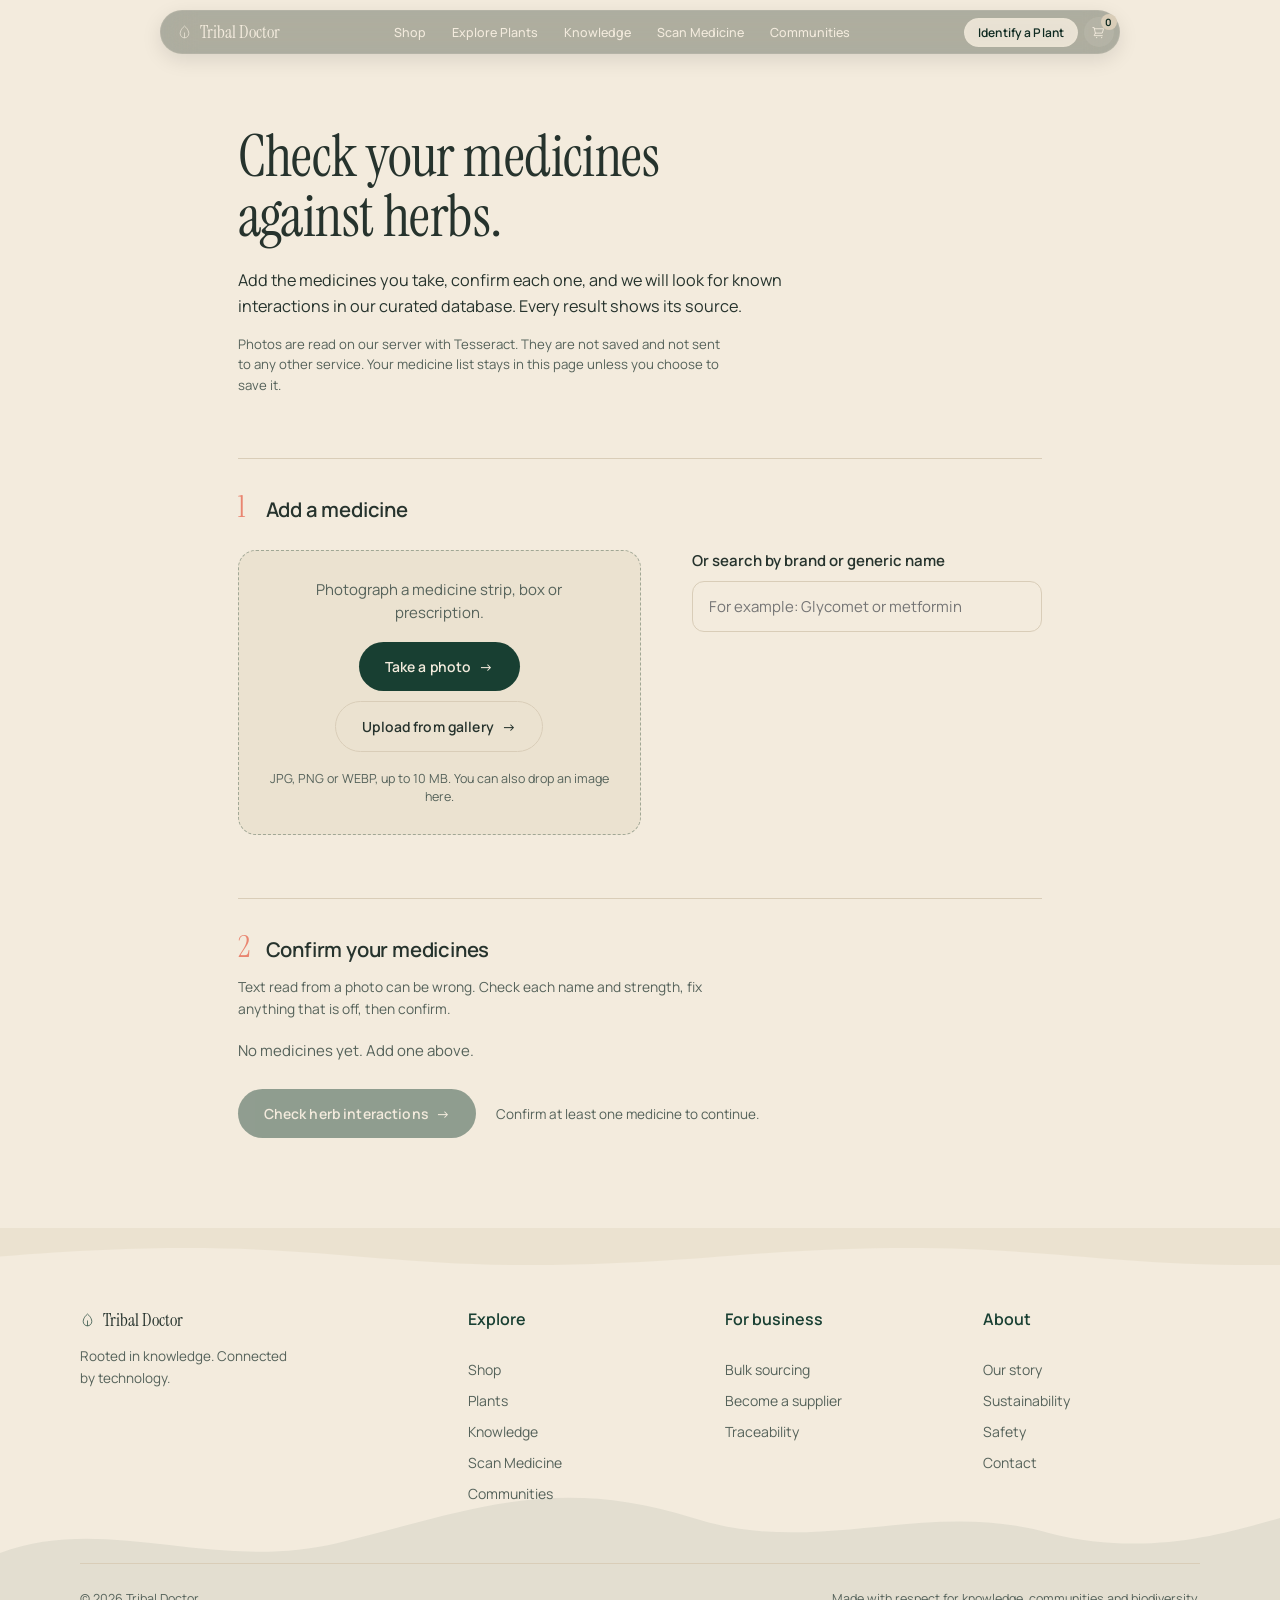
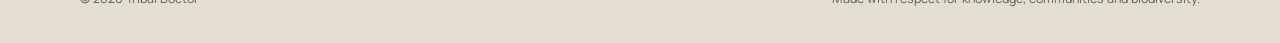
<file: scan-medicine.html>
<!doctype html>
<html lang="en">
  <head>
    <meta charset="UTF-8" />
    <meta name="viewport" content="width=device-width, initial-scale=1.0" />
    <title>Scan Medicine — Tribal Doctor</title>
    <meta name="description" content="Check your medicines against herbs using a curated, referenced interaction database. Educational only." />
    <link rel="preconnect" href="https://fonts.googleapis.com" />
    <link rel="preconnect" href="https://fonts.gstatic.com" crossorigin />
    <link href="https://fonts.googleapis.com/css2?family=Instrument+Serif:ital@0;1&family=Manrope:wght@400;500;600;700&display=swap" rel="stylesheet" />
    <link rel="stylesheet" href="style.css" />
    <link rel="stylesheet" href="scan-medicine.css" />
  </head>
  <body>
    <a class="sm-skip" href="#main">Skip to content</a>
    <header class="navbar" id="navbar" data-component="navbar">
      <div class="navbar-inner">
        <a href="index.html" class="logo" aria-label="Tribal Doctor home">
          <span class="logo-mark">
            <svg
              width="20"
              height="20"
              viewBox="0 0 28 28"
              fill="none"
              xmlns="http://www.w3.org/2000/svg"
            >
              <path
                d="M14 2C14 2 6 8 6 16C6 20.4183 9.58172 24 14 24C18.4183 24 22 20.4183 22 16C22 8 14 2 14 2Z"
                stroke="currentColor"
                stroke-width="1.3"
              />
              <path d="M14 24V14" stroke="currentColor" stroke-width="1.3" />
            </svg>
          </span>
          <span class="logo-text">TRIBAL DOCTOR</span>
        </a>

        <nav class="nav-links" aria-label="Primary">
          <a href="shop.html" class="nav-link" data-nav-link
            ><span>Shop</span></a
          >
          <a href="plants.html" class="nav-link" data-nav-link
            ><span>Explore Plants</span></a
          >
          <a href="knowledge.html" class="nav-link" data-nav-link
            ><span>Knowledge</span></a
          >
          <a href="scan-medicine.html" class="nav-link" data-nav-link aria-current="page"
            ><span>Scan Medicine</span></a
          >
          <a href="communities.html" class="nav-link" data-nav-link
            ><span>Communities</span></a
          >
        </nav>

        <div class="nav-actions">
          <a href="identify.html" class="btn"><span>Identify a Plant</span></a>
          <a href="cart.html" class="nav-cart" aria-label="Cart">
            <svg
              width="18"
              height="18"
              viewBox="0 0 24 24"
              fill="none"
              xmlns="http://www.w3.org/2000/svg"
            >
              <path
                d="M3 4H5L5.4 6M5.4 6H20L18 13H7M5.4 6L7 13M7 13L5 17H18"
                stroke="currentColor"
                stroke-width="1.4"
                stroke-linecap="round"
                stroke-linejoin="round"
              />
              <circle cx="9" cy="20" r="1" fill="currentColor" />
              <circle cx="17" cy="20" r="1" fill="currentColor" />
            </svg>
            <span class="cart-count">0</span>
          </a>
          <button
            class="hamburger"
            id="hamburger"
            aria-label="Open menu"
            aria-expanded="false"
          >
            <span></span><span></span>
          </button>
        </div>
      </div>
    </header>

    <div class="mobile-menu" id="mobileMenu" data-component="mobile-menu">
      <nav class="mobile-menu-links" aria-label="Mobile">
        <a href="shop.html">Shop</a>
        <a href="plants.html">Explore Plants</a>
        <a href="knowledge.html">Knowledge</a>
        <a href="scan-medicine.html">Scan Medicine</a>
        <a href="communities.html">Communities</a>
        <a href="identify.html" class="mobile-menu-cta">Identify a Plant</a>
      </nav>
      <div class="mobile-menu-footer">
        <span>Rooted in knowledge.</span>
        <span>Connected by technology.</span>
      </div>
    </div>

    <main class="sm" id="main">
      <header class="sm-head">
        <h1>Check your medicines against herbs.</h1>
        <p class="sm-lead">
          Add the medicines you take, confirm each one, and we will look for
          known interactions in our curated database. Every result shows its
          source.
        </p>
        <p class="sm-privacy">
          Photos are read on our server with Tesseract. They are not saved and
          not sent to any other service. Your medicine list stays in this page
          unless you choose to save it.
        </p>
      </header>

      <!-- STEP 1 -->
      <section class="sm-step" aria-labelledby="addTitle">
        <h2 id="addTitle"><span class="sm-num">1</span>Add a medicine</h2>

        <div class="sm-add">
          <div class="sm-photo">
            <div class="sm-drop" id="dropZone">
              <img id="preview" class="sm-preview" alt="" hidden />
              <div class="sm-drop-idle" id="dropIdle">
                <p>Photograph a medicine strip, box or prescription.</p>
                <div class="sm-btns">
                  <button type="button" class="btn btn-primary" id="cameraBtn"><span>Take a photo</span></button>
                  <button type="button" class="btn btn-outline" id="galleryBtn"><span>Upload from gallery</span></button>
                </div>
                <small>JPG, PNG or WEBP, up to 10 MB. You can also drop an image here.</small>
              </div>
              <div class="sm-busy" id="busy" hidden>
                <span class="sm-spinner" aria-hidden="true"></span>
                <span>Reading the text on your photo…</span>
              </div>
            </div>
            <input type="file" id="cameraInput" accept="image/*" capture="environment" hidden />
            <input type="file" id="galleryInput" accept="image/jpeg,image/png,image/webp" hidden />
            <div class="sm-notice" id="photoNotice" role="status" aria-live="polite" hidden></div>
          </div>

          <div class="sm-search">
            <label for="searchInput">Or search by brand or generic name</label>
            <div class="sm-combo">
              <input id="searchInput" type="text" autocomplete="off" role="combobox"
                aria-expanded="false" aria-controls="suggestions" aria-autocomplete="list"
                placeholder="For example: Glycomet or metformin" maxlength="60" />
              <ul id="suggestions" role="listbox" hidden></ul>
            </div>
            <div class="sm-notice" id="searchNotice" role="status" aria-live="polite" hidden></div>
          </div>
        </div>
      </section>

      <!-- STEP 2 -->
      <section class="sm-step" aria-labelledby="listTitle">
        <h2 id="listTitle"><span class="sm-num">2</span>Confirm your medicines</h2>
        <p class="sm-hint">Text read from a photo can be wrong. Check each name and strength, fix anything that is off, then confirm.</p>
        <ul class="sm-list" id="medList"></ul>
        <p class="sm-empty" id="emptyList">No medicines yet. Add one above.</p>
        <div class="sm-check-row">
          <button type="button" class="btn btn-primary" id="checkBtn" disabled><span>Check herb interactions</span></button>
          <span class="sm-check-note" id="checkNote">Confirm at least one medicine to continue.</span>
        </div>
        <div class="sm-notice" id="checkNotice" role="status" aria-live="polite" hidden></div>
      </section>

      <!-- STEP 3 -->
      <section class="sm-step sm-results" id="results" aria-labelledby="resultsTitle" hidden tabindex="-1">
        <h2 id="resultsTitle"><span class="sm-num">3</span>Interaction results</h2>
        <p class="sm-disclaimer" role="note"><strong>Educational only. Not medical advice. Consult your doctor or pharmacist.</strong></p>
        <div id="resultsBody"></div>
        <p class="sm-dataset" id="datasetNote"></p>
        <div class="sm-btns sm-actions">
          <button type="button" class="btn btn-primary" id="saveBtn"><span>Save summary</span></button>
          <button type="button" class="btn btn-outline" id="shareBtn"><span>Share summary</span></button>
        </div>
        <div class="sm-notice" id="actionNotice" role="status" aria-live="polite" hidden></div>
      </section>
    </main>


    <footer class="footer" data-component="footer">
      <div class="footer-top">
        <div class="footer-brand">
          <a href="index.html" class="logo">
            <span class="logo-mark">
              <svg width="20" height="20" viewBox="0 0 28 28" fill="none">
                <path
                  d="M14 2C14 2 6 8 6 16C6 20.4183 9.58172 24 14 24C18.4183 24 22 20.4183 22 16C22 8 14 2 14 2Z"
                  stroke="currentColor"
                  stroke-width="1.3"
                />
                <path d="M14 24V14" stroke="currentColor" stroke-width="1.3" />
              </svg>
            </span>
            <span class="logo-text">TRIBAL DOCTOR</span>
          </a>
          <p>Rooted in knowledge. Connected by technology.</p>
        </div>

        <div class="footer-col">
          <h5>Explore</h5>
          <a href="shop.html">Shop</a>
          <a href="plants.html">Plants</a>
          <a href="knowledge.html">Knowledge</a>
          <a href="scan-medicine.html">Scan Medicine</a>
          <a href="communities.html">Communities</a>
        </div>

        <div class="footer-col">
          <h5>For business</h5>
          <a href="businesses.html#bulk">Bulk sourcing</a>
          <a href="businesses.html#supplier">Become a supplier</a>
          <a href="businesses.html#traceability">Traceability</a>
        </div>

        <div class="footer-col">
          <h5>About</h5>
          <a href="about.html">Our story</a>
          <a href="about.html#sustainability">Sustainability</a>
          <a href="about.html#safety">Safety</a>
          <a href="about.html#contact">Contact</a>
        </div>
      </div>

      <div class="footer-bottom">
        <span>© 2026 Tribal Doctor</span>
        <span
          >Made with respect for knowledge, communities and biodiversity.</span
        >
      </div>
    </footer>

    <script src="scan-medicine.js"></script>
  </body>
</html>
</file>
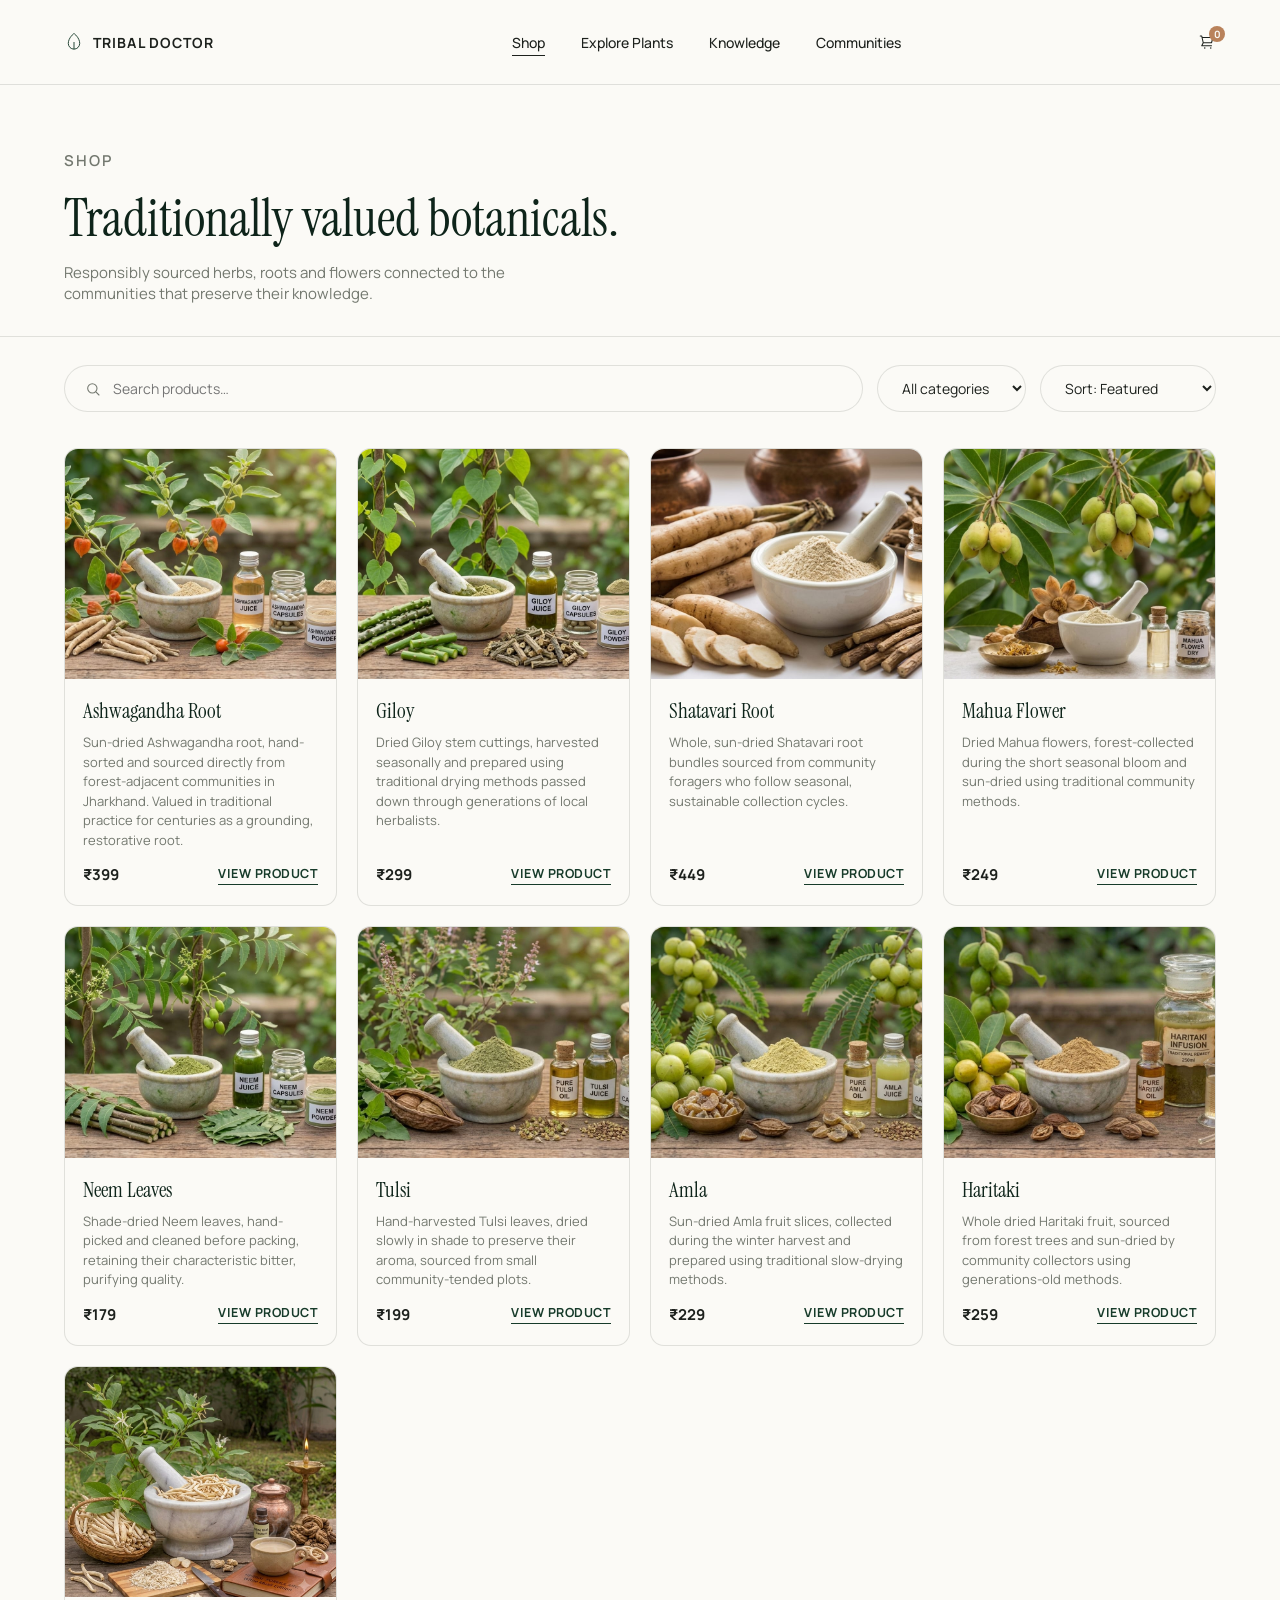
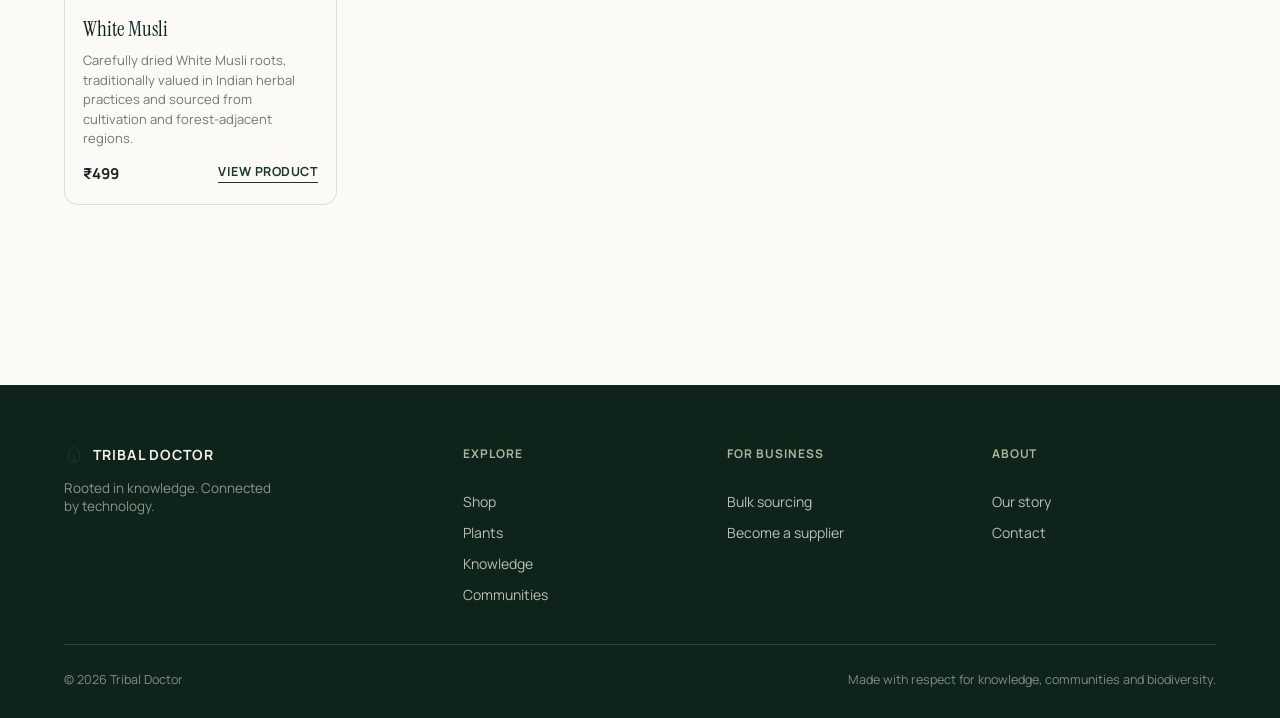
<file: shop.html>
<!DOCTYPE html>
  <html lang="en">
  <head>
  <meta charset="UTF-8" />
  <meta name="viewport" content="width=device-width, initial-scale=1.0" />
  <title>Shop — Tribal Doctor</title>

  <link rel="preconnect" href="https://fonts.googleapis.com">
  <link rel="preconnect" href="https://fonts.gstatic.com" crossorigin>
  <link href="https://fonts.googleapis.com/css2?family=Instrument+Serif:ital@0;1&family=Manrope:wght@400;500;600;700&display=swap" rel="stylesheet">

  <link rel="stylesheet" href="shop.css" />
  </head>
  <body>

  <!-- ============ NAVBAR ============ -->
  <header class="navbar">
    <div class="navbar-inner">
      <a href="index.html" class="logo" aria-label="Tribal Doctor home">
        <span class="logo-mark">
          <svg width="20" height="20" viewBox="0 0 28 28" fill="none" xmlns="http://www.w3.org/2000/svg">
            <path d="M14 2C14 2 6 8 6 16C6 20.4183 9.58172 24 14 24C18.4183 24 22 20.4183 22 16C22 8 14 2 14 2Z" stroke="currentColor" stroke-width="1.3"/>
            <path d="M14 24V14" stroke="currentColor" stroke-width="1.3"/>
          </svg>
        </span>
        <span class="logo-text">TRIBAL DOCTOR</span>
      </a>

      <nav class="nav-links" aria-label="Primary">
        <a href="shop.html" class="nav-link active"><span>Shop</span></a>
        <a href="plants.html" class="nav-link"><span>Explore Plants</span></a>
        <a href="knowledge.html" class="nav-link"><span>Knowledge</span></a>
        <a href="communities.html" class="nav-link"><span>Communities</span></a>
      </nav>

      <div class="nav-actions">
        <a href="cart.html" class="nav-cart" aria-label="Cart">
          <svg width="18" height="18" viewBox="0 0 24 24" fill="none" xmlns="http://www.w3.org/2000/svg">
            <path d="M3 4H5L5.4 6M5.4 6H20L18 13H7M5.4 6L7 13M7 13L5 17H18" stroke="currentColor" stroke-width="1.4" stroke-linecap="round" stroke-linejoin="round"/>
            <circle cx="9" cy="20" r="1" fill="currentColor"/>
            <circle cx="17" cy="20" r="1" fill="currentColor"/>
          </svg>
          <span class="cart-count" data-cart-count>0</span>
        </a>
        <button class="hamburger" id="hamburger" aria-label="Open menu" aria-expanded="false">
          <span></span><span></span>
        </button>
      </div>
    </div>
  </header>

  <!-- ============ MOBILE MENU ============ -->
  <div class="mobile-menu" id="mobileMenu">
    <nav class="mobile-menu-links" aria-label="Mobile">
      <a href="shop.html">Shop</a>
      <a href="plants.html">Explore Plants</a>
      <a href="knowledge.html">Knowledge</a>
      <a href="communities.html">Communities</a>
    </nav>
    <div class="mobile-menu-footer">
      <span>Rooted in knowledge.</span>
      <span>Connected by technology.</span>
    </div>
  </div>

  <main>

    <div class="page-head">
      <p class="eyebrow">Shop</p>
      <h1>Traditionally valued botanicals.</h1>
      <p>Responsibly sourced herbs, roots and flowers connected to the communities that preserve their knowledge.</p>
    </div>

    <div class="shop-controls">
      <div class="shop-search">
        <svg width="16" height="16" viewBox="0 0 24 24" fill="none"><circle cx="11" cy="11" r="7" stroke="currentColor" stroke-width="1.6"/><path d="M21 21L16.65 16.65" stroke="currentColor" stroke-width="1.6" stroke-linecap="round"/></svg>
        <input type="text" id="searchInput" placeholder="Search products…" aria-label="Search products" />
      </div>
      <select id="categoryFilter" class="shop-select" aria-label="Filter by category">
        <option value="all">All categories</option>
      </select>
      <select id="sortSelect" class="shop-select" aria-label="Sort by price">
        <option value="default">Sort: Featured</option>
        <option value="low-high">Price: Low to High</option>
        <option value="high-low">Price: High to Low</option>
      </select>
    </div>

    <div class="shop-grid" id="shopGrid">
      <!-- product cards injected by shop.js -->
    </div>

  </main>

  <!-- ============ FOOTER ============ -->
  <footer class="footer">
    <div class="footer-top">
      <div class="footer-brand">
        <a href="index.html" class="logo">
          <span class="logo-mark">
            <svg width="20" height="20" viewBox="0 0 28 28" fill="none"><path d="M14 2C14 2 6 8 6 16C6 20.4183 9.58172 24 14 24C18.4183 24 22 20.4183 22 16C22 8 14 2 14 2Z" stroke="currentColor" stroke-width="1.3"/><path d="M14 24V14" stroke="currentColor" stroke-width="1.3"/></svg>
          </span>
          <span class="logo-text">TRIBAL DOCTOR</span>
        </a>
        <p>Rooted in knowledge. Connected by technology.</p>
      </div>
      <div class="footer-col">
        <h5>Explore</h5>
        <a href="shop.html">Shop</a>
        <a href="plants.html">Plants</a>
        <a href="knowledge.html">Knowledge</a>
        <a href="communities.html">Communities</a>
      </div>
      <div class="footer-col">
        <h5>For business</h5>
        <a href="businesses.html">Bulk sourcing</a>
        <a href="businesses.html">Become a supplier</a>
      </div>
      <div class="footer-col">
        <h5>About</h5>
        <a href="about.html">Our story</a>
        <a href="about.html">Contact</a>
      </div>
    </div>
    <div class="footer-bottom">
      <span>© 2026 Tribal Doctor</span>
      <span>Made with respect for knowledge, communities and biodiversity.</span>
    </div>
  </footer>

  <script src="https://cdnjs.cloudflare.com/ajax/libs/gsap/3.12.5/gsap.min.js"></script>
  <script src="data.js"></script>
  <script src="shop.js"></script>
  </body>
  </html>
</file>
<file: shop.css>
/* ============================================================
   TRIBAL DOCTOR — SHARED BASE STYLES + SHOP PAGE
   (navbar, footer, buttons and layout primitives live here and
   are reused by product / cart / checkout pages)
   ============================================================ */

:root{
  --forest: #173B2A;
  --deep-forest: #0E241A;
  --moss: #536B4F;
  --sage: #A9B59C;
  --earth: #8A6A4A;
  --clay: #B9825B;
  --cream: #F5F1E8;
  --paper: #FBFAF6;
  --charcoal: #1D211D;
  --muted: #73786F;
  --border: rgba(29,33,29,0.12);

  --font-sans: 'Manrope', -apple-system, sans-serif;
  --font-serif: 'Instrument Serif', Georgia, serif;

  --max-width: 1280px;
  --gutter: clamp(24px, 5vw, 72px);

  --ease-out: cubic-bezier(.16,.8,.24,1);
  --nav-h: 84px;
}

*, *::before, *::after{ box-sizing: border-box; }
html{ scroll-behavior: smooth; }
body{
  margin:0;
  background: var(--paper);
  color: var(--charcoal);
  font-family: var(--font-sans);
  -webkit-font-smoothing: antialiased;
}
img{ max-width:100%; display:block; }
a{ color: inherit; text-decoration: none; }
button{ font-family: inherit; background:none; border:none; cursor:pointer; }
ul{ list-style:none; margin:0; padding:0; }
h1,h2,h3,h4,h5,p{ margin:0; }
input, select{ font-family: inherit; }

.eyebrow{
  display:inline-block;
  font-size: 12.5px;
  letter-spacing: 0.14em;
  color: var(--moss);
  font-weight: 600;
  text-transform: uppercase;
  margin-bottom: 14px;
}

/* ============ BUTTONS ============ */
.btn{
  position:relative;
  display:inline-flex;
  align-items:center;
  justify-content:center;
  gap:8px;
  padding: 15px 28px;
  border-radius: 100px;
  font-size: 14.5px;
  font-weight: 600;
  letter-spacing: 0.01em;
  transition: transform .3s var(--ease-out), background .3s ease, color .3s ease, border-color .3s ease, opacity .3s ease;
}
.btn:active{ transform: scale(0.97); }
.btn-primary{ background: var(--forest); color: var(--cream); }
.btn-primary:hover{ background: var(--deep-forest); }
.btn-outline{ border: 1px solid var(--border); color: var(--charcoal); background: transparent; }
.btn-outline:hover{ border-color: var(--forest); color: var(--forest); }
.btn-block{ width: 100%; }
.btn:disabled{ opacity: .45; cursor: not-allowed; }

/* ============ PAGE SHELL ============ */
main{ padding-top: var(--nav-h); min-height: 60vh; }
.container{ max-width: var(--max-width); margin: 0 auto; padding: 0 var(--gutter); }

.page-head{
  padding: 56px var(--gutter) 32px;
  max-width: var(--max-width);
  margin: 0 auto;
  border-bottom: 1px solid var(--border);
}
.page-head h1{
  font-family: var(--font-serif);
  font-weight: 400;
  font-size: clamp(34px, 5vw, 52px);
  color: var(--deep-forest);
}
.page-head p{ color: var(--muted); margin-top: 10px; font-size: 15px; max-width: 520px; }

/* ============ NAVBAR ============ */
.navbar{
  position: fixed; top:0; left:0; right:0; z-index: 300;
  height: var(--nav-h);
  background: rgba(251,250,246,0.92);
  backdrop-filter: blur(14px) saturate(1.2);
  box-shadow: 0 1px 0 var(--border);
}
.navbar-inner{
  max-width: var(--max-width);
  margin: 0 auto;
  height: 100%;
  padding: 0 var(--gutter);
  display:flex; align-items:center; justify-content:space-between;
}
.logo{ display:flex; align-items:center; gap:9px; color: var(--charcoal); }
.logo-mark{ display:flex; color: var(--forest); }
.logo-text{ font-size: 14px; font-weight: 700; letter-spacing: 0.08em; }

.nav-links{ display:flex; gap: 36px; }
.nav-link{ position: relative; font-size: 14px; font-weight: 500; color: var(--charcoal); padding: 6px 0; }
.nav-link span{ position:relative; }
.nav-link span::after{
  content:''; position:absolute; left:0; right:0; bottom:-4px; height:1px;
  background: currentColor; transform: scaleX(0); transform-origin: right;
  transition: transform .35s var(--ease-out);
}
.nav-link:hover span::after{ transform: scaleX(1); transform-origin: left; }
.nav-link.active span::after{ transform: scaleX(1); transform-origin: left; }

.nav-actions{ display:flex; align-items:center; gap: 22px; }
.nav-cart{ position: relative; color: var(--charcoal); display:flex; }
.cart-count{
  position:absolute; top:-7px; right:-9px;
  background: var(--clay); color: var(--paper);
  font-size: 10px; font-weight: 700;
  width:16px; height:16px; border-radius:50%;
  display:flex; align-items:center; justify-content:center;
}
.hamburger{ display:none; flex-direction:column; gap:5px; width:22px; }
.hamburger span{ height:1.4px; width:100%; background: var(--charcoal); }

.mobile-menu{
  position: fixed; inset:0; z-index: 290;
  background: var(--deep-forest);
  display:flex; flex-direction:column; justify-content:space-between;
  padding: 120px var(--gutter) 60px;
  transform: translateY(-100%);
  transition: transform .5s var(--ease-out);
}
.mobile-menu.open{ transform: translateY(0); }
.mobile-menu-links{ display:flex; flex-direction:column; gap: 26px; }
.mobile-menu-links a{ font-size: 30px; font-family: var(--font-serif); color: var(--cream); }
.mobile-menu-footer{ display:flex; flex-direction:column; gap:4px; font-size:13px; color: var(--sage); }

@media (max-width: 860px){
  .nav-links{ display:none; }
  .hamburger{ display:flex; }
}

/* ============ FOOTER ============ */
.footer{ background: var(--deep-forest); color: var(--cream); padding: 60px var(--gutter) 30px; margin-top: 80px; }
.footer-top{
  max-width: var(--max-width); margin: 0 auto;
  display:grid; grid-template-columns: 1.6fr 1fr 1fr 1fr;
  gap: 40px; padding-bottom: 40px;
}
.footer-brand p{ color: rgba(245,241,232,0.55); margin-top: 14px; font-size: 13.5px; max-width: 220px; }
.footer-brand .logo{ color: var(--cream); }
.footer-col h5{ font-size: 12px; letter-spacing:0.08em; text-transform:uppercase; color: var(--sage); margin-bottom: 18px; }
.footer-col{ display:flex; flex-direction:column; gap: 12px; }
.footer-col a{ color: rgba(245,241,232,0.75); font-size: 14px; }
.footer-col a:hover{ color: var(--cream); }
.footer-bottom{
  max-width: var(--max-width); margin: 0 auto;
  display:flex; justify-content:space-between; flex-wrap:wrap; gap:8px;
  padding-top: 26px; border-top: 1px solid rgba(245,241,232,0.12);
  font-size: 12.5px; color: rgba(245,241,232,0.5);
}
@media (max-width: 860px){
  .footer-top{ grid-template-columns: 1fr 1fr; }
}
@media (max-width: 480px){
  .footer-top{ grid-template-columns: 1fr; }
}

/* ============ EMPTY STATE (shared) ============ */
.empty-state{
  text-align:center;
  padding: 100px var(--gutter);
  max-width: var(--max-width);
  margin: 0 auto;
}
.empty-state h2{ font-family: var(--font-serif); font-size: 32px; font-weight: 400; color: var(--deep-forest); }
.empty-state p{ color: var(--muted); margin-top: 10px; }
.empty-state .btn{ margin-top: 26px; }

/* ============================================================
   SHOP PAGE SPECIFIC
   ============================================================ */

.shop-controls{
  display:flex; flex-wrap:wrap; gap: 14px;
  max-width: var(--max-width); margin: 0 auto;
  padding: 28px var(--gutter) 0;
}
.shop-search{
  flex: 1 1 240px;
  display:flex; align-items:center; gap:10px;
  border: 1px solid var(--border);
  border-radius: 100px;
  padding: 12px 20px;
  background: var(--paper);
}
.shop-search input{
  border:none; outline:none; background:transparent;
  font-size: 14px; color: var(--charcoal); width:100%;
}
.shop-search svg{ color: var(--muted); flex-shrink:0; }

.shop-select{
  border: 1px solid var(--border);
  border-radius: 100px;
  padding: 12px 20px;
  font-size: 14px;
  color: var(--charcoal);
  background: var(--paper);
  outline:none;
  cursor:pointer;
}

.shop-grid{
  display:grid;
  grid-template-columns: repeat(4, 1fr);
  gap: 20px;
  max-width: var(--max-width);
  margin: 0 auto;
  padding: 36px var(--gutter) 100px;
}

.shop-card{
  border: 1px solid var(--border);
  border-radius: 14px;
  overflow:hidden;
  background: var(--paper);
  display:flex; flex-direction:column;
  transition: box-shadow .35s ease, transform .35s ease;
}
.shop-card:hover{ box-shadow: 0 14px 34px rgba(23,59,42,0.08); transform: translateY(-3px); }
.shop-card-media{ aspect-ratio: 4/3.4; overflow:hidden; background: var(--cream); }
.shop-card-media img{ width:100%; height:100%; object-fit:cover; }
.shop-card-body{ padding: 18px 18px 20px; display:flex; flex-direction:column; gap: 8px; flex:1; }
.shop-card-body h3{ font-family: var(--font-serif); font-weight:400; font-size: 21px; color: var(--deep-forest); }
.shop-card-desc{ font-size: 13px; color: var(--muted); line-height:1.5; flex:1; }
.shop-card-foot{ display:flex; align-items:center; justify-content:space-between; margin-top: 6px; }
.shop-card-price{ font-weight:700; font-size: 15px; color: var(--charcoal); }
.shop-card-link{
  font-size: 12.5px; font-weight:700; letter-spacing:0.04em; text-transform:uppercase;
  color: var(--forest); border-bottom: 1px solid var(--forest); padding-bottom: 2px;
}
.shop-card-link:hover{ color: var(--deep-forest); }

.shop-empty{
  grid-column: 1 / -1;
  text-align:center;
  padding: 60px 20px;
  color: var(--muted);
}

@media (max-width: 1024px){
  .shop-grid{ grid-template-columns: repeat(3, 1fr); }
}
@media (max-width: 760px){
  .shop-grid{ grid-template-columns: repeat(2, 1fr); gap:14px; }
}
@media (max-width: 460px){
  .shop-grid{ grid-template-columns: 1fr; }
  .shop-controls{ flex-direction:column; }
}
</file>
<file: cart.css>
/* ============================================================
   TRIBAL DOCTOR — CART PAGE
   ============================================================ */

.cart-layout{
  max-width: var(--max-width);
  margin: 0 auto;
  padding: 36px var(--gutter) 100px;
  display:grid;
  grid-template-columns: 1fr 340px;
  gap: 48px;
  align-items:start;
}

.cart-items{ display:flex; flex-direction:column; gap: 16px; }

.cart-item{
  display:grid;
  grid-template-columns: 84px 1fr auto auto;
  align-items:center;
  gap: 18px;
  padding: 16px;
  border: 1px solid var(--border);
  border-radius: 12px;
  background: var(--paper);
}
.cart-item-media{ width: 84px; height: 84px; border-radius: 10px; overflow:hidden; background: var(--cream); }
.cart-item-media img{ width:100%; height:100%; object-fit:cover; }

.cart-item-info h4{ font-family: var(--font-serif); font-weight:400; font-size: 19px; color: var(--deep-forest); }
.cart-item-info .cart-item-price{ font-size: 13.5px; color: var(--muted); margin-top: 4px; }
.cart-item-remove{ font-size: 12px; color: var(--clay); margin-top: 6px; font-weight:600; }
.cart-item-remove:hover{ text-decoration: underline; }

.cart-item-qty{
  display:flex; align-items:center;
  border: 1px solid var(--border);
  border-radius: 100px;
  overflow:hidden;
}
.cart-item-qty button{ width: 32px; height: 36px; font-size: 16px; display:flex; align-items:center; justify-content:center; }
.cart-item-qty button:hover{ background: var(--cream); }
.cart-item-qty span{ width: 28px; text-align:center; font-weight:700; font-size: 14px; }

.cart-item-total{ font-weight:700; font-size: 15px; min-width: 76px; text-align:right; }

.cart-summary{
  border: 1px solid var(--border);
  border-radius: 14px;
  padding: 26px 22px;
  background: var(--cream);
  position: sticky;
  top: calc(var(--nav-h) + 20px);
}
.cart-summary h3{ font-family: var(--font-serif); font-weight:400; font-size: 22px; color: var(--deep-forest); margin-bottom: 18px; }
.cart-summary-row{ display:flex; justify-content:space-between; font-size: 14px; color: var(--muted); padding: 8px 0; }
.cart-summary-row.total{ border-top: 1px solid var(--border); margin-top: 8px; padding-top: 14px; font-weight:700; color: var(--charcoal); font-size: 16px; }
.free-delivery-note{ font-size: 12.5px; color: var(--forest); margin-top: 10px; }
.cart-summary .btn{ margin-top: 20px; }

@media (max-width: 860px){
  .cart-layout{ grid-template-columns: 1fr; }
  .cart-summary{ position: static; }
}
@media (max-width: 520px){
  .cart-item{ grid-template-columns: 60px 1fr; grid-template-areas: "media info" "media qty" "media total"; row-gap: 8px; }
  .cart-item-media{ width:60px; height:60px; grid-area: media; }
  .cart-item-info{ grid-area: info; }
  .cart-item-qty{ grid-area: qty; justify-self:start; }
  .cart-item-total{ grid-area: total; justify-self:start; text-align:left; }
}
</file>
<file: checkout.css>
/* ============================================================
   TRIBAL DOCTOR — CHECKOUT + ORDER SUCCESS
   ============================================================ */

.checkout-layout{
  max-width: var(--max-width);
  margin: 0 auto;
  padding: 36px var(--gutter) 100px;
  display:grid;
  grid-template-columns: 1fr 340px;
  gap: 48px;
  align-items:start;
}

.checkout-section{ margin-bottom: 30px; }
.checkout-section h3{
  font-family: var(--font-serif); font-weight:400; font-size: 21px;
  color: var(--deep-forest); margin-bottom: 16px;
}

.form-grid{ display:grid; grid-template-columns: 1fr 1fr; gap: 16px; }
.form-field{ display:flex; flex-direction:column; gap: 6px; }
.form-field.full{ grid-column: 1 / -1; }
.form-field label{ font-size: 12.5px; font-weight:600; color: var(--muted); }
.form-field input{
  border: 1px solid var(--border);
  border-radius: 10px;
  padding: 12px 14px;
  font-size: 14.5px;
  color: var(--charcoal);
  background: var(--paper);
  outline: none;
  transition: border-color .25s ease;
}
.form-field input:focus{ border-color: var(--forest); }
.form-field input.error{ border-color: #B54B3A; }
.field-error{ font-size: 12px; color: #B54B3A; min-height: 14px; }

.payment-options{ display:flex; flex-direction:column; gap: 12px; }
.payment-option{
  display:flex; align-items:center; gap: 12px;
  border: 1px solid var(--border);
  border-radius: 12px;
  padding: 14px 16px;
  cursor:pointer;
  transition: border-color .25s ease, background .25s ease;
}
.payment-option:hover{ border-color: var(--moss); }
.payment-option.selected{ border-color: var(--forest); background: var(--cream); }
.payment-option input{ accent-color: var(--forest); width:16px; height:16px; }
.payment-option span{ font-size: 14.5px; font-weight:600; color: var(--charcoal); }

.checkout-summary{
  border: 1px solid var(--border);
  border-radius: 14px;
  padding: 26px 22px;
  background: var(--cream);
  position: sticky;
  top: calc(var(--nav-h) + 20px);
}
.checkout-summary h3{ font-family: var(--font-serif); font-weight:400; font-size: 22px; color: var(--deep-forest); margin-bottom: 18px; }
.checkout-mini-item{ display:flex; justify-content:space-between; font-size: 13.5px; color: var(--muted); padding: 6px 0; }
.checkout-summary-row{ display:flex; justify-content:space-between; font-size: 14px; color: var(--muted); padding: 8px 0; }
.checkout-summary-row.total{ border-top: 1px solid var(--border); margin-top: 8px; padding-top: 14px; font-weight:700; color: var(--charcoal); font-size: 16px; }
.checkout-summary .btn{ margin-top: 20px; }
.checkout-divider{ border-top: 1px solid var(--border); margin: 14px 0; }

@media (max-width: 860px){
  .checkout-layout{ grid-template-columns: 1fr; }
  .checkout-summary{ position: static; order: -1; }
  .form-grid{ grid-template-columns: 1fr; }
}

/* ============ ORDER SUCCESS ============ */
.success-wrap{
  max-width: 640px;
  margin: 0 auto;
  padding: 90px var(--gutter) 110px;
  text-align: center;
}
.success-icon{ margin: 0 auto 20px; color: var(--forest); }
.success-wrap h1{
  font-family: var(--font-serif); font-weight:400;
  font-size: clamp(30px, 5vw, 42px);
  color: var(--deep-forest);
}
.success-wrap > p{ color: var(--muted); margin-top: 10px; }

.success-card{
  margin-top: 30px;
  border: 1px solid var(--border);
  border-radius: 14px;
  padding: 24px;
  background: var(--cream);
  text-align: left;
}
.success-row{ display:flex; justify-content:space-between; padding: 10px 0; border-bottom: 1px solid var(--border); font-size: 14.5px; }
.success-row:last-child{ border-bottom:none; }
.success-row span:first-child{ color: var(--muted); }
.success-row span:last-child{ font-weight:700; color: var(--charcoal); text-align:right; }

.success-wrap .btn{ margin-top: 32px; }
</file>
<file: style.css>
/* ==========================================================================
   TRIBAL DOCTOR — STYLESHEET
   Sections: variables, reset, typography, buttons, loader, navbar, hero,
   trust, why, story, products, identify, passport, community,
   sustainability, final-cta, footer, responsive, motion helpers

   LAYOUT SYSTEM (why everything stays centred between 80% and 100% zoom)
   - One shared container width (--max-width) scales with the viewport, so a
     wider CSS viewport at 80% zoom gets a proportionally wider content column
     instead of a small block floating in empty space.
   - The navbar, every section and the footer all use that same container, so
     left and right edges line up down the whole page.
   - Each section is at least one viewport tall and vertically centres its
     content, so whichever zoom level you are at, the section sits centred.
   ========================================================================== */

/* ============ VARIABLES ============ */
:root {
  --forest: #183F32;
  --deep-forest: #0F2A21;
  --moss: #3A6B58;
  --sage: #D9CDB8;
  --earth: #E98570;
  --clay: #E98570;
  --clay-light: #E98570;
  --sand: #D9CDB8;
  --cream: #EBE2D0;
  --paper: #F3EBDD;
  --charcoal: #26332D;
  --muted: #55625A;
  --border: #D9CDB8;

  --font-sans: "Manrope", -apple-system, sans-serif;
  --font-serif: "Instrument Serif", Georgia, serif;

  /* shared container: ~1120px on a laptop, ~1340px at 1920, up to 1600px at 80% zoom on 1080p */
  --max-width: clamp(1120px, 70vw, 1600px);
  --gutter: clamp(20px, 4.5vw, 96px);
  --section-pad: clamp(56px, 8vh, 110px);
  /* the fixed navbar covers the top of the viewport, so push content down by half its height to centre it in what's visible */
  --nav-offset: calc(var(--nav-h-scrolled) / 2);

  --vh: 100vh;
  --nav-h: 84px;
  --nav-h-scrolled: 68px;

  --ease-out: cubic-bezier(0.16, 0.8, 0.24, 1);
}
@supports (height: 100svh) {
  :root {
    --vh: 100svh;
  }
}

/* ============ RESET ============ */
*,
*::before,
*::after {
  box-sizing: border-box;
}
html {
  scroll-behavior: smooth;
}
body {
  margin: 0;
  background: var(--paper);
  color: var(--charcoal);
  font-family: var(--font-sans);
  font-size: clamp(15px, 0.28vw + 10.6px, 18px);
  -webkit-font-smoothing: antialiased;
  overflow-x: hidden;
}
img {
  max-width: 100%;
  display: block;
}
a {
  color: inherit;
  text-decoration: none;
}
button {
  font-family: inherit;
  font-size: inherit;
  background: none;
  border: none;
  padding: 0;
  cursor: pointer;
  color: inherit;
}
ul {
  list-style: none;
  margin: 0;
  padding: 0;
}
h1,
h2,
h3,
h4,
h5,
p,
figure,
dl,
dd {
  margin: 0;
}
section {
  position: relative;
}

:focus-visible {
  outline: 2px solid var(--clay);
  outline-offset: 3px;
}
.footer :focus-visible {
  outline-color: var(--sage);
}

/* ============ TYPOGRAPHY ============ */
h1,
h2,
h3,
h4 {
  font-family: var(--font-sans);
  font-weight: 600;
  letter-spacing: -0.01em;
  color: var(--charcoal);
}
.line-serif,
.why-statement,
.story-text h3,
.identify-copy h2,
.passport h2,
.community h2,
.sustainability h2,
.final-cta h2 {
  font-family: var(--font-serif);
  font-weight: 400;
  font-style: normal;
}
.eyebrow {
  display: inline-block;
  font-size: 0.78em;
  letter-spacing: 0.14em;
  color: var(--moss);
  font-weight: 600;
  text-transform: uppercase;
  margin-bottom: 14px;
}
.eyebrow-light {
  color: var(--clay);
}
p {
  line-height: 1.6;
  color: var(--muted);
}

/* ============ SHARED CONTAINER ============
   Every section's inner wrapper uses the same width and centring. */
.trust-track,
.why-inner,
.section-head,
.product-grid,
.identify-inner,
.passport-inner,
.community-grid,
.community-note,
.sus-inner,
.cta-inner,
.footer-top,
.footer-bottom {
  width: 100%;
  max-width: var(--max-width);
  margin-inline: auto;
}

/* Sections that fill the viewport and centre their content in it */
.why,
.products,
.identify,
.passport,
.community,
.sustainability,
.final-cta {
  min-height: var(--vh);
  display: grid;
  align-content: center;
  padding: calc(var(--section-pad) + var(--nav-offset)) var(--gutter)
    var(--section-pad);
}

/* ============ BUTTONS ============ */
.btn {
  position: relative;
  display: inline-flex;
  align-items: center;
  gap: 8px;
  padding: 15px 28px;
  border-radius: 100px;
  font-size: 0.93em;
  font-weight: 600;
  letter-spacing: 0.01em;
  overflow: hidden;
  /* no transform transition: GSAP drives the magnetic transform */
  transition:
    background 0.3s ease,
    color 0.3s ease,
    border-color 0.3s ease;
}
.btn span {
  position: relative;
  z-index: 2;
}
.btn-primary {
  background: var(--forest);
  color: var(--cream);
}
.btn-primary:hover {
  background: var(--deep-forest);
}
.btn-primary-light {
  background: var(--cream);
  color: var(--forest);
}
.btn-primary-light:hover {
  background: var(--clay);
}
.btn-ghost {
  border: 1px solid rgba(38, 51, 45, 0.22);
  color: var(--charcoal);
  background: rgba(243, 235, 221, 0.35);
  backdrop-filter: blur(6px);
}
.btn-ghost:hover {
  border-color: var(--charcoal);
}
.btn-ghost-light {
  border: 1px solid rgba(243, 235, 221, 0.4);
  color: var(--cream);
}
.btn-ghost-light:hover {
  border-color: var(--cream);
  background: rgba(243, 235, 221, 0.08);
}
.btn-outline {
  border: 1px solid var(--border);
  color: var(--charcoal);
}
.btn-outline:hover {
  border-color: var(--forest);
  color: var(--forest);
}

/* ============ LOADER ============ */
.loader {
  position: fixed;
  inset: 0;
  z-index: 999;
  background: var(--deep-forest);
  display: flex;
  align-items: center;
  justify-content: center;
}
.loader-mark {
  opacity: 0.9;
}

/* ============ NAVBAR ============
   The hero is light, so the navbar is dark-on-light by default. (Before, it
   was near-white text on the near-white hero, which made it invisible.)
   Scrolling adds a frosted background so it stays readable over dark sections. */
.navbar {
  position: fixed;
  top: 0;
  left: 0;
  right: 0;
  z-index: 300;
  height: var(--nav-h);
  padding: 0 var(--gutter);
  transition:
    background 0.4s ease,
    height 0.4s ease,
    box-shadow 0.4s ease;
}
.navbar-inner {
  max-width: var(--max-width);
  margin: 0 auto;
  height: 100%;
  display: flex;
  align-items: center;
  justify-content: space-between;
}
.navbar.scrolled {
  height: var(--nav-h-scrolled);
  background: rgba(251, 247, 238, 0.88);
  backdrop-filter: blur(14px) saturate(1.2);
  -webkit-backdrop-filter: blur(14px) saturate(1.2);
  box-shadow: 0 1px 0 var(--border);
}
.logo {
  display: flex;
  align-items: center;
  gap: 9px;
  color: var(--charcoal);
}
.logo-mark {
  display: flex;
  color: var(--forest);
}
.logo-text {
  font-size: 14px;
  font-weight: 700;
  letter-spacing: 0.08em;
}

.nav-links {
  display: flex;
  gap: clamp(26px, 2.6vw, 44px);
}
.nav-link {
  position: relative;
  font-size: 14px;
  font-weight: 500;
  color: var(--charcoal);
  padding: 6px 0;
}
.nav-link span {
  position: relative;
}
.nav-link span::after {
  content: "";
  position: absolute;
  left: 0;
  right: 0;
  bottom: -4px;
  height: 1px;
  background: currentColor;
  transform: scaleX(0);
  transform-origin: right;
  transition: transform 0.35s var(--ease-out);
}
.nav-link:hover span::after {
  transform: scaleX(1);
  transform-origin: left;
}

.nav-actions {
  display: flex;
  align-items: center;
  gap: 22px;
}
.nav-identify {
  font-size: 13.5px;
  font-weight: 600;
  padding: 10px 20px;
  border-radius: 100px;
  border: 1px solid rgba(38, 51, 45, 0.24);
  color: var(--charcoal);
  transition:
    border-color 0.3s ease,
    background 0.3s ease;
}
.nav-identify:hover {
  background: rgba(24, 63, 50, 0.06);
  border-color: var(--forest);
}

.nav-cart {
  position: relative;
  color: var(--charcoal);
  display: flex;
}
.navbar {
  transition:
    transform 0.45s cubic-bezier(0.16, 0.8, 0.24, 1),
    background 0.3s ease,
    box-shadow 0.3s ease;
}

.navbar.nav-hidden {
  transform: translateY(-100%);
}
.cart-count {
  position: absolute;
  top: -7px;
  right: -9px;
  background: var(--clay);
  color: var(--charcoal);
  font-size: 10px;
  font-weight: 700;
  width: 16px;
  height: 16px;
  border-radius: 50%;
  display: flex;
  align-items: center;
  justify-content: center;
}

.hamburger {
  display: none;
  flex-direction: column;
  gap: 5px;
  width: 22px;
}
.hamburger span {
  height: 1.4px;
  width: 100%;
  background: var(--charcoal);
  transition:
    transform 0.35s var(--ease-out),
    background 0.3s ease;
}

/* while the mobile menu is open the navbar sits over dark green, so flip it light and turn the bars into an X */
body.menu-open .navbar {
  background: transparent;
  box-shadow: none;
  backdrop-filter: none;
  -webkit-backdrop-filter: none;
}
body.menu-open .logo,
body.menu-open .logo-mark,
body.menu-open .nav-cart {
  color: var(--cream);
}
body.menu-open .hamburger span {
  background: var(--cream);
}
body.menu-open .hamburger span:first-child {
  transform: translateY(3.2px) rotate(45deg);
}
body.menu-open .hamburger span:last-child {
  transform: translateY(-3.2px) rotate(-45deg);
}

/* ============ MOBILE MENU ============ */
.mobile-menu {
  position: fixed;
  inset: 0;
  z-index: 290;
  background: var(--deep-forest);
  display: flex;
  flex-direction: column;
  justify-content: space-between;
  padding: 120px var(--gutter) 60px;
  transform: translateY(-100%);
  visibility: hidden;
  transition:
    transform 0.5s var(--ease-out),
    visibility 0s linear 0.5s;
}
.mobile-menu.open {
  transform: translateY(0);
  visibility: visible;
  transition:
    transform 0.5s var(--ease-out),
    visibility 0s;
}
.mobile-menu-links {
  display: flex;
  flex-direction: column;
  gap: 26px;
}
.mobile-menu-links a {
  font-size: 30px;
  font-family: var(--font-serif);
  color: var(--cream);
}
.mobile-menu-cta {
  font-family: var(--font-sans) !important;
  font-size: 15px !important;
  color: var(--sage) !important;
  font-weight: 600;
}
.mobile-menu-footer {
  display: flex;
  flex-direction: column;
  gap: 4px;
  font-size: 13px;
  color: var(--sage);
}

/* ============ HERO ============ */
.hero {
  position: relative;
  min-height: var(--vh);
  display: flex;
  align-items: center;
  background: var(--paper);
  padding: calc(var(--nav-h) + clamp(12px, 3vh, 40px)) var(--gutter)
    clamp(44px, 8vh, 90px);
  overflow: hidden;
}
.hero-grid {
  max-width: var(--max-width);
  margin: 0 auto;
  width: 100%;
  display: grid;
  grid-template-columns: 1.05fr 0.95fr;
  gap: clamp(32px, 5vw, 96px);
  align-items: center;
}

.hero-eyebrow {
  color: var(--moss);
}
.hero-heading {
  /* sized from both width and height so the whole hero fits the viewport at any zoom */
  font-size: clamp(2.1rem, min(3.3vw, 6.4vh), 4.6rem);
  line-height: 1.12;
  color: var(--charcoal);
  margin-bottom: clamp(16px, 3vh, 26px);
}
/* Text reveal: the outer .line is the mask, the inner .line-inner is what slides up.
   The padding/negative margin pair gives descenders room inside the mask without changing line spacing. */
.hero-heading .line {
  display: block;
  overflow: hidden;
  padding: 0.06em 0 0.16em;
  margin: -0.06em 0 -0.16em;
}
.hero-heading .line-inner {
  display: block;
  letter-spacing: 0.5rem;
  will-change: transform;
}
.hero-heading .line-serif {
  font-size: 1.14em;
  line-height: 1.04;
}
.hero-sub {
  max-width: 30em;
  color: var(--muted);
  font-size: 1.02em;
  margin-bottom: clamp(22px, 4vh, 34px);
}
.hero-ctas {
  display: flex;
  gap: 16px;
  flex-wrap: wrap;
  margin-bottom: clamp(28px, 5.5vh, 54px);
}

.hero-stats {
  display: flex;
  gap: clamp(20px, 3vw, 48px);
  padding-top: clamp(18px, 3vh, 30px);
  border-top: 1px solid var(--border);
  flex-wrap: wrap;
}
.hero-stat {
  display: flex;
  flex-direction: column;
  gap: 6px;
  font-size: 0.85em;
  font-weight: 600;
  color: var(--charcoal);
}
.hero-stat-num {
  font-family: var(--font-serif);
  font-size: 1.7em;
  color: var(--moss);
  font-weight: 400;
  line-height: 1;
}

.hero-visual {
  position: relative;
  height: clamp(360px, 62vh, 740px);
}
.hero-visual-main {
  position: absolute;
  inset: 0 0 0 8%;
  overflow: hidden;
  border-radius: 6px;
}
.hero-visual-main img {
  width: 100%;
  height: 100%;
  object-fit: cover;
}
.hero-visual-secondary {
  position: absolute;
  left: -6%;
  bottom: -8%;
  width: 46%;
  aspect-ratio: 4/5;
  border-radius: 6px;
  overflow: hidden;
  border: 6px solid var(--paper);
  box-shadow: 0 20px 44px rgba(24, 63, 50, 0.18);
}
.hero-visual-secondary img {
  width: 100%;
  height: 100%;
  object-fit: cover;
}

.hero-visual-tag {
  position: absolute;
  top: 8%;
  right: 0;
  background: var(--forest);
  color: var(--cream);
  padding: 10px 18px;
  border-radius: 100px;
  font-size: 12px;
  font-weight: 700;
  letter-spacing: 0.03em;
}

/* ============ TRUST STRIP ============ */
.trust-strip {
  background: var(--cream);
  padding: 26px var(--gutter);
  border-bottom: 1px solid var(--border);
  overflow: hidden;
}
.trust-track {
  display: flex;
  justify-content: space-between;
  gap: 16px;
}
.trust-track span {
  font-size: 0.78em;
  letter-spacing: 0.1em;
  text-transform: uppercase;
  color: var(--muted);
  font-weight: 600;
}

============ WHY ============ .why {
  background: var(--paper);
}
.why-inner {
  display: grid;
  grid-template-columns: 0.9fr 1.1fr;
  gap: clamp(32px, 6vw, 110px);
  align-items: center;
}
.why-media {
  overflow: hidden;
  border-radius: 4px;
  aspect-ratio: 4/5;
  max-height: min(76vh, 780px);
  width: 100%;
  margin-inline: auto;
}
.why-media img {
  width: 100%;
  height: 100%;
  object-fit: contain;
}
.why-statement {
  font-size: clamp(1.7rem, min(2.8vw, 5.4vh), 3.1rem);
  line-height: 1.22;
  color: var(--charcoal);
  margin-bottom: 22px;
}
.why-line {
  margin-bottom: 22px;
}
.why-text {
  max-width: 32em;
  margin-bottom: 14px;
}
.why-text:last-child {
  margin-bottom: 0;
}

/* ============ PINNED STORY ============ */
.story {
  background: var(--deep-forest);
  color: var(--cream);
}
.story-heading {
  width: 100%;
  max-width: calc(var(--max-width) + 2 * var(--gutter));
  margin: 0 auto;
  padding: clamp(70px, 12vh, 120px) var(--gutter) clamp(36px, 6vh, 64px);
  text-align: center;
}
.story-heading h2 {
  font-family: var(--font-serif);
  font-weight: 400;
  color: var(--cream);
  font-size: clamp(2rem, min(3.6vw, 6.4vh), 3.8rem);
  max-width: 16em;
  margin-inline: auto;
}

/* no-JS / reduced-motion: show the four chapters stacked instead of pinned */
html:not(.js) .story-pin {
  height: auto;
  overflow: visible;
}

/* ============ PRODUCTS ============ */
.products {
  background: var(--paper);
}
.section-head {
  margin-bottom: clamp(32px, 6vh, 56px);
  text-align: center;
}
.section-head h2 {
  font-size: clamp(1.8rem, min(3.2vw, 5.8vh), 3.2rem);
  max-width: 20em;
  margin-inline: auto;
  margin-bottom: 14px;
}
.section-head p {
  max-width: 34em;
  margin-inline: auto;
  font-size: 1em;
}

.product-grid {
  display: grid;
  grid-template-columns: repeat(4, 1fr);
  gap: clamp(16px, 1.6vw, 28px);
}
.product-card {
  border: 1px solid var(--border);
  border-radius: 6px;
  overflow: hidden;
  background: var(--paper);
  transition:
    transform 0.5s var(--ease-out),
    border-color 0.4s ease,
    box-shadow 0.5s ease;
}
.product-media {
  position: relative;
  aspect-ratio: 4/5;
  overflow: hidden;
}
.product-media img {
  width: 100%;
  height: 100%;
  object-fit: cover;
  transition: transform 0.7s var(--ease-out);
}
.product-origin {
  position: absolute;
  bottom: 12px;
  left: 12px;
  background: rgba(251, 247, 238, 0.92);
  padding: 5px 12px;
  border-radius: 100px;
  font-size: 10.5px;
  letter-spacing: 0.05em;
  font-weight: 600;
  color: var(--muted);
}
.product-info {
  padding: clamp(16px, 1.5vw, 24px);
}
.product-titles h3 {
  font-size: 1.1em;
  margin-bottom: 3px;
}
.product-latin {
  font-style: italic;
  font-size: 0.82em;
  color: var(--muted);
  margin-bottom: 14px;
}
.product-meta {
  display: flex;
  align-items: center;
  justify-content: space-between;
  gap: 10px;
  margin-bottom: 16px;
}
.product-price {
  font-weight: 700;
  font-size: 1em;
  color: var(--charcoal);
}
.product-tag {
  font-size: 0.72em;
  color: var(--moss);
  font-weight: 600;
  text-align: right;
}
.product-link {
  display: flex;
  align-items: center;
  justify-content: space-between;
  border-top: 1px solid var(--border);
  padding-top: 14px;
  font-size: 0.85em;
  font-weight: 600;
  opacity: 0;
  transform: translateY(6px);
  transition:
    opacity 0.4s ease,
    transform 0.4s ease;
}
.product-link svg {
  transition: transform 0.35s var(--ease-out);
}
.product-card:hover,
.product-card:focus-within {
  transform: translateY(-6px);
  border-color: rgba(24, 63, 50, 0.3);
  box-shadow: 0 24px 48px rgba(24, 63, 50, 0.1);
}
.product-card:hover .product-media img {
  transform: scale(1.08);
}
.product-card:hover .product-link,
.product-card:focus-within .product-link {
  opacity: 1;
  transform: translateY(0);
}
.product-card:hover .product-link svg {
  transform: translateX(4px);
}

/* ============ IDENTIFY ============ */
.identify {
  background: var(--cream);
}
.identify-inner {
  display: grid;
  grid-template-columns: 1fr 1fr;
  gap: clamp(30px, 6vw, 110px);
  align-items: center;
}
.identify-media {
  position: relative;
  overflow: hidden;
  border-radius: 6px;
  aspect-ratio: 4/5;
  max-height: min(76vh, 780px);
  width: 100%;
  margin-inline: auto;
}
.identify-media img {
  width: 100%;
  height: 100%;
  object-fit: cover;
}
.scan-line {
  position: absolute;
  left: 0;
  right: 0;
  top: 0;
  height: 2px;
  background: linear-gradient(90deg, transparent, var(--sage), transparent);
  opacity: 0;
}
.marker {
  position: absolute;
  width: 10px;
  height: 10px;
  border-radius: 50%;
  border: 2px solid var(--paper);
  background: var(--clay);
}
.js .marker {
  opacity: 0;
  transform: scale(0);
}
.marker-1 {
  top: 32%;
  left: 40%;
}
.marker-2 {
  top: 58%;
  left: 62%;
}

.identify-copy h2 {
  font-size: clamp(1.8rem, min(3.1vw, 5.8vh), 3.1rem);
  margin-bottom: 16px;
  max-width: 14em;
}
.identify-desc {
  max-width: 28em;
  margin-bottom: 30px;
}
.identify-card {
  background: var(--paper);
  border: 1px solid var(--border);
  border-radius: 8px;
  padding: 22px;
  margin-bottom: 26px;
  max-width: 420px;
  box-shadow: 0 20px 44px rgba(24, 63, 50, 0.08);
}
.identify-card-head {
  display: flex;
  align-items: center;
  gap: 8px;
  font-size: 11px;
  letter-spacing: 0.08em;
  text-transform: uppercase;
  color: var(--moss);
  font-weight: 700;
  margin-bottom: 18px;
}
.status-dot {
  width: 7px;
  height: 7px;
  border-radius: 50%;
  background: var(--moss);
}
.identify-card-body {
  display: flex;
  justify-content: space-between;
  align-items: flex-end;
  margin-bottom: 16px;
}
.identify-card-body h4 {
  font-size: 1.25em;
  font-family: var(--font-serif);
  font-weight: 400;
}
.identify-card-body .latin {
  font-style: italic;
  font-size: 0.82em;
}
.confidence {
  text-align: right;
}
.confidence-num {
  font-size: 28px;
  font-weight: 700;
  color: var(--forest);
}
.confidence p {
  font-size: 11px;
  margin-top: 2px;
}
.identify-card-foot {
  display: flex;
  justify-content: space-between;
  font-size: 0.8em;
  color: var(--muted);
  font-weight: 600;
  border-top: 1px solid var(--border);
  padding-top: 14px;
  margin-bottom: 14px;
}
.identify-card-link {
  font-size: 0.85em;
  font-weight: 700;
  color: var(--forest);
}

/* ============ PASSPORT ============ */
.passport {
  background: var(--paper);
}
.passport .section-head h2 {
  font-family: var(--font-serif);
  font-weight: 400;
}
.passport-inner {
  display: grid;
  grid-template-columns: 1.3fr 0.7fr;
  gap: clamp(30px, 6vw, 110px);
}
.passport-timeline {
  position: relative;
  padding-left: 34px;
}
.passport-line {
  position: absolute;
  left: 5px;
  top: 6px;
  bottom: 6px;
  width: 1px;
  background: var(--border);
}
.passport-line span {
  display: block;
  width: 100%;
  height: 0%;
  background: var(--earth);
}
.passport-step {
  position: relative;
  padding-bottom: clamp(22px, 4vh, 42px);
}
.passport-step:last-child {
  padding-bottom: 0;
}
.passport-dot {
  position: absolute;
  left: -34px;
  top: 3px;
  width: 11px;
  height: 11px;
  border-radius: 50%;
  background: var(--paper);
  border: 2px solid var(--earth);
}
.passport-label {
  font-size: 0.78em;
  letter-spacing: 0.08em;
  text-transform: uppercase;
  font-weight: 700;
  color: var(--moss);
}
.passport-content p {
  margin-top: 6px;
  font-size: 1em;
  color: var(--charcoal);
  max-width: 28em;
}
.qr-card {
  background: var(--cream);
  border: 1px solid var(--border);
  border-radius: 8px;
  padding: 30px;
  text-align: center;
  align-self: start;
  /* stays vertically centred in the viewport while the timeline scrolls */
  position: sticky;
  top: max(96px, calc(50vh - 130px));
}
.qr-mark {
  margin: 0 auto 18px;
  width: fit-content;
}
.qr-card p {
  font-size: 0.9em;
}

@keyframes sunPulse {
  0%,
  100% {
    opacity: 0.7;
    transform: scale(1);
  }
  50% {
    opacity: 1;
    transform: scale(1.08);
  }
}

@keyframes sporeDrift {
  0% {
    transform: translate(0, 0);
    opacity: 0;
  }
  15% {
    opacity: 0.9;
  }
  85% {
    opacity: 0.4;
  }
  100% {
    transform: translate(6px, -240px);
    opacity: 0;
  }
}

/* ============ COMMUNITY ============ */
.community {
  background: var(--paper);
}
.community .section-head h2 {
  font-family: var(--font-serif);
  font-weight: 400;
  font-size: clamp(1.9rem, min(3.4vw, 6vh), 3.4rem);
}

/* ============ SUSTAINABILITY ============
   An arched window onto the forest, beside four practices in a hairline cross. */
.sustainability {
  background: var(--cream);
}
.sus-inner {
  display: grid;
  grid-template-columns: minmax(0, 0.78fr) minmax(0, 1.22fr);
  gap: clamp(40px, 6vw, 120px);
  align-items: center;
}
.sus-media {
  width: 100%;
  aspect-ratio: 4/5;
  max-height: min(78vh, 800px);
  margin-inline: auto;
  overflow: hidden;
  border-radius: 999px 999px 8px 8px;
}
.sus-media img {
  width: 100%;
  height: 100%;
  object-fit: cover;
}
.sustainability h2 {
  font-size: clamp(2rem, min(3.6vw, 6.4vh), 4rem);
  line-height: 1.08;
  color: var(--charcoal);
  max-width: 13em;
  margin-bottom: 16px;
}
.sus-lead {
  max-width: 30em;
  margin-bottom: clamp(24px, 4.5vh, 40px);
}

.sus-grid {
  display: grid;
  grid-template-columns: 1fr 1fr;
}
.sus-item {
  padding: clamp(20px, 3.2vh, 32px) clamp(20px, 2.4vw, 40px);
}
.sus-item:nth-child(odd) {
  padding-left: 0;
  border-right: 1px solid rgba(38, 51, 45, 0.16);
}
.sus-item:nth-child(even) {
  padding-right: 0;
}
.sus-item:nth-child(-n + 2) {
  padding-top: 0;
  border-bottom: 1px solid rgba(38, 51, 45, 0.16);
}
.sus-item:nth-child(n + 3) {
  padding-bottom: 0;
}
.sus-icon {
  width: clamp(48px, 3.4vw, 60px);
  height: clamp(48px, 3.4vw, 60px);
  color: var(--moss);
  margin-bottom: 16px;
  stroke-width: 1.6;
}
.sus-item h3 {
  font-size: 1.08em;
  margin-bottom: 6px;
}
.sus-item p {
  font-size: 0.92em;
  max-width: 20em;
}

/* ============ FINAL CTA — "Get started" ============
   Two ways in, side by side: browse herbs, or start from a photo. */
/* the drawing lives in its own zone above the copy, so it never sits behind text */
/* ============ FOOTER ============ */
.footer {
  background: var(--deep-forest);
  color: var(--cream);
  padding: 80px var(--gutter) 30px;
}
.footer-top {
  display: grid;
  grid-template-columns: 1.6fr 1fr 1fr 1fr;
  gap: 40px;
  padding-bottom: 60px;
}
.footer-brand p {
  color: rgba(243, 235, 221, 0.55);
  margin-top: 14px;
  font-size: 13.5px;
  max-width: 220px;
}
.footer-brand .logo {
  color: var(--cream);
}
.footer-brand .logo-mark {
  color: var(--cream);
}
.footer-col h5 {
  font-size: 12px;
  letter-spacing: 0.08em;
  text-transform: uppercase;
  color: var(--sage);
  margin-bottom: 18px;
}
.footer-col {
  display: flex;
  flex-direction: column;
  gap: 12px;
}
.footer-col a {
  color: rgba(243, 235, 221, 0.75);
  font-size: 14px;
  transition: color 0.25s ease;
}
.footer-col a:hover {
  color: var(--cream);
}
.footer-bottom {
  display: flex;
  justify-content: space-between;
  flex-wrap: wrap;
  gap: 8px;
  padding-top: 26px;
  border-top: 1px solid rgba(243, 235, 221, 0.12);
  font-size: 12.5px;
  color: rgba(243, 235, 221, 0.5);
}

/* ============ CURSOR ============ */
.cursor-dot {
  position: fixed;
  top: 0;
  left: 0;
  z-index: 400;
  width: 8px;
  height: 8px;
  border-radius: 50%;
  background: var(--clay);
  pointer-events: none;
  transform: translate(-50%, -50%);
  opacity: 0;
  transition:
    opacity 0.3s ease,
    width 0.25s ease,
    height 0.25s ease;
}

/* ============ PRE-ANIMATION STATES ============
   Only applied when the .js flag is on (set in <head>, removed by script.js if GSAP
   is missing or the visitor prefers reduced motion), so content is never stuck hidden. */
.js [data-reveal],
.js [data-fade] {
  opacity: 0;
}
.js .hero-visual-main {
  clip-path: inset(100% 0% 0% 0%);
}
.js .hero-visual-secondary {
  opacity: 0;
  transform: scale(0.85);
}
.js .hero-visual-tag {
  opacity: 0;
  transform: translateY(10px);
}
.js .trust-track span {
  opacity: 0;
}
.js .why-media {
  clip-path: inset(0% 0% 0% 100%);
}
.js .why-line path {
  stroke-dasharray: 200;
  stroke-dashoffset: 200;
}
.js .why-text {
  opacity: 0;
  transform: translateY(16px);
}
.js .passport-step {
  opacity: 0;
  transform: translateX(-10px);
}

/* ============ RESPONSIVE ============ */
@media (max-width: 1024px) {
  :root {
    --max-width: 100%;
  }
  .hero-grid {
    grid-template-columns: 1fr;
  }
  .hero-visual {
    height: 380px;
    order: -1;
  }
  .hero-heading {
    font-size: clamp(2.1rem, 6vw, 3.2rem);
  }
  .why-inner {
    grid-template-columns: 1fr;
  }
  .why-media {
    aspect-ratio: 16/9;
    max-height: none;
  }
  .product-grid {
    grid-template-columns: repeat(2, 1fr);
  }
  .identify-inner {
    grid-template-columns: 1fr;
  }
  .identify-media {
    max-width: 520px;
  }
  .passport-inner {
    grid-template-columns: 1fr;
  }
  .qr-card {
    position: static;
    margin-top: 30px;
  }

  .sus-inner {
    grid-template-columns: 1fr;
  }
  .sus-media {
    max-width: 440px;
  }
}

@media (max-width: 768px) {
  .nav-links {
    display: none;
  }
  .nav-identify {
    display: none;
  }
  .hamburger {
    display: flex;
  }
  .hero {
    padding-top: calc(var(--nav-h) + 20px);
  }
  .hero-stats {
    gap: 20px;
  }
  .hero-visual {
    height: 300px;
  }
  .hero-visual-secondary {
    width: 52%;
  }
  .trust-track {
    flex-wrap: wrap;
    gap: 16px 28px;
    justify-content: flex-start;
  }
  .story-heading {
    padding-top: 70px;
    padding-bottom: 40px;
  }
  .product-grid {
    grid-template-columns: 1fr 1fr;
    gap: 14px;
  }

  .sus-grid {
    grid-template-columns: 1fr;
  }
  .sus-item,
  .sus-item:nth-child(odd),
  .sus-item:nth-child(even) {
    padding: 22px 0;
    border-right: none;
    border-bottom: 1px solid rgba(38, 51, 45, 0.16);
  }
  .sus-item:nth-child(-n + 2) {
    padding-top: 22px;
  }
  .sus-item:first-child {
    padding-top: 0;
  }
  .sus-item:last-child {
    border-bottom: none;
    padding-bottom: 0;
  }
  .footer-top {
    grid-template-columns: 1fr 1fr;
  }
  .cursor-dot {
    display: none;
  }
}

@media (max-width: 430px) {
  .product-grid {
    grid-template-columns: 1fr;
  }
  .footer-top {
    grid-template-columns: 1fr;
    gap: 32px;
  }
  .btn {
    padding: 14px 22px;
    font-size: 13.5px;
  }
  .hero-visual {
    height: 260px;
  }
}

/* ============ REDUCED MOTION ============ */
@media (prefers-reduced-motion: reduce) {
  * {
    animation-duration: 0.001ms !important;
    animation-iteration-count: 1 !important;
    transition-duration: 0.001ms !important;
    scroll-behavior: auto !important;
  }
}

/* ==========================================================================
   TRIBAL DOCTOR — PREMIUM THEME
   Loaded AFTER style.css. Restyles the existing sections to the reference:
   deep-forest hero, cream editorial sections, arches, rounded cards, glass
   details and restrained motion. No markup or content is changed.
   ========================================================================== */

:root {
  --forest: #183F32;
  --deep-forest: #0F2A21;
  --moss: #3A6B58;
  --sage: #D9CDB8;
  --earth: #E98570;
  --clay: #E98570;
  --clay-light: #E98570;
  --sand: #D9CDB8;
  --cream: #EBE2D0;
  --paper: #F3EBDD;
  --charcoal: #26332D;
  --muted: #55625A;
  --border: #D9CDB8;
  --ink-light: #F3EBDD;
  --r-lg: 28px;

  --leaf: url("data:image/svg+xml,%3Csvg xmlns='http://www.w3.org/2000/svg' viewBox='0 0 28 28' fill='none' stroke='black' stroke-width='1.3'%3E%3Cpath d='M14 2C14 2 6 8 6 16a8 8 0 0 0 16 0C22 8 14 2 14 2Z'/%3E%3Cpath d='M14 24V13M14 18l3-3M14 15l-3-3'/%3E%3C/svg%3E");
  --leaf-solid: url("data:image/svg+xml,%3Csvg xmlns='http://www.w3.org/2000/svg' viewBox='0 0 28 28'%3E%3Cpath d='M14 2C14 2 6 8 6 16a8 8 0 0 0 16 0C22 8 14 2 14 2Z'/%3E%3C/svg%3E");
  --wave: url("data:image/svg+xml,%3Csvg xmlns='http://www.w3.org/2000/svg' viewBox='0 0 1440 80' preserveAspectRatio='none'%3E%3Cpath d='M0 50C240 10 480 80 720 50S1200 5 1440 40V80H0Z' fill='%23F3EBDD'/%3E%3C/svg%3E");
  --hills: url("data:image/svg+xml,%3Csvg xmlns='http://www.w3.org/2000/svg' viewBox='0 0 1440 200' preserveAspectRatio='none'%3E%3Cpath d='M0 200V110C120 70 240 130 380 100C520 70 620 30 780 75C920 115 1040 55 1180 90C1290 115 1380 90 1440 75V200Z' fill='%23183F32' fill-opacity='.07'/%3E%3C/svg%3E");
}

body {
  background: var(--paper);
}

/* ============ TYPE ============ */
.section-head h2,
.product-titles h3 {
  font-family: var(--font-serif);
  font-weight: 400;
  letter-spacing: -0.01em;
  line-height: 1.08;
}
.section-head {
  text-align: left;
}
.section-head h2,
.section-head p {
  margin-inline: 0;
}
.eyebrow {
  display: flex;
  align-items: center;
  gap: 14px;
  font-size: 0.72rem;
  letter-spacing: 0.18em;
  text-transform: uppercase;
  font-weight: 600;
  color: var(--moss);
  margin-bottom: 22px;
}

.eyebrow::after {
  content: "";
  height: 1px;
  width: clamp(48px, 8vw, 120px);
  background: currentColor;
  opacity: 0.4;
  transform: scaleX(0);
  transform-origin: left;
  transition: transform 1.2s var(--ease-out) 0.2s;
}
.eyebrow.is-in::after,
html:not(.js) .eyebrow::after {
  transform: scaleX(1);
}

/* ============ BUTTONS ============ */
.btn {
  padding: 15px 26px;
}
.btn::after {
  content: "→";
  font-weight: 500;
  transition: transform 0.35s var(--ease-out);
}
.btn:hover::after {
  transform: translateX(4px);
}
.btn-primary {
  background: var(--forest);
  color: var(--ink-light);
}
.btn-primary:hover {
  background: var(--deep-forest);
  box-shadow: 0 10px 28px rgba(12, 32, 26, 0.28);
}
.btn-primary-light {
  background: var(--ink-light);
  color: var(--deep-forest);
}
.btn-primary-light:hover {
  background: var(--clay);
}
.btn-outline:hover {
  background: var(--forest);
  color: var(--ink-light);
}

/* ============ NAVBAR (always light-on-dark, like the reference) ============ */
.navbar .logo,
.navbar .nav-link,
.navbar .nav-cart {
  color: var(--ink-light);
}
.navbar .logo-mark {
  color: var(--ink-light);
}
.navbar.scrolled {
  background: rgba(12, 32, 26, 0.78);
  box-shadow: 0 1px 0 rgba(243, 235, 221, 0.08);
}
.hamburger span {
  background: var(--ink-light);
}
.logo-text {
  font-size: 0;
}
.logo-text::after {
  content: "Tribal Doctor";
  font-family: var(--font-serif);
  font-size: 1.5rem;
  font-weight: 400;
  letter-spacing: 0;
}
.nav-actions .btn {
  padding: 10px 20px;
  font-size: 13px;
  color: var(--ink-light);
  border: 1px solid rgba(243, 235, 221, 0.35);
  background: rgba(243, 235, 221, 0.06);
  backdrop-filter: blur(8px);
}
.nav-actions .btn::after {
  display: none;
}
.nav-actions .btn:hover {
  background: var(--ink-light);
  color: var(--deep-forest);
  box-shadow: none;
}
.cart-count {
  background: var(--sage);
  color: var(--deep-forest);
}

/* ============ HERO ============ */
.hero {
  color: var(--ink-light);
  background:
    radial-gradient(70% 90% at 82% 40%, #205544 0%, transparent 62%),
    linear-gradient(180deg, #102B22, #0B1E18);
}
.hero-copy {
  position: relative;
  z-index: 2;
}
.hero-eyebrow {
  color: var(--clay);
}
.hero-heading {
  font-family: var(--font-serif);
  font-weight: 400;
  font-size: clamp(2.6rem, min(4.2vw, 8.2vh), 5.2rem);
  line-height: 1.02;
  letter-spacing: -0.015em;
  color: var(--ink-light);
}
.hero-heading .line-serif {
  font-size: 1em;
  font-style: italic;
  color: var(--sage);
}
.hero-sub {
  color: rgba(243, 235, 221, 0.78);
}
.hero-ctas .btn:first-child {
  background: var(--ink-light);
  color: var(--deep-forest);
}
.hero-ctas .btn:first-child:hover {
  background: var(--clay);
}
.hero-ctas .btn:last-child {
  background: transparent;
  color: var(--ink-light);
  border: 1px solid rgba(243, 235, 221, 0.4);
}
.hero-ctas .btn:last-child:hover {
  background: rgba(243, 235, 221, 0.1);
  border-color: var(--ink-light);
}
.hero-stats {
  border-top-color: rgba(243, 235, 221, 0.14);
  gap: 0;
}
.hero-stat {
  color: rgba(243, 235, 221, 0.82);
  padding-right: clamp(16px, 2.4vw, 36px);
}
.hero-stat + .hero-stat {
  padding-left: clamp(16px, 2.4vw, 36px);
  border-left: 1px solid rgba(243, 235, 221, 0.14);
}
.hero-stat-num {
  color: var(--sage);
}

/* image bleeds off the right edge and melts into the forest on the left */
.hero-visual {
  z-index: 0;
}
.hero-visual-main {
  inset: -60vh -30vw -60vh -22%;
  border-radius: 0;
  -webkit-mask-image: linear-gradient(90deg, transparent 0, #000 42%);
  mask-image: linear-gradient(90deg, transparent 0, #000 42%);
}
.hero-visual-main img {
  object-position: 60% 50%;
  filter: brightness(0.85) saturate(0.95);
  transform-origin: 70% 40%;
  animation: heroDrift 28s ease-in-out infinite alternate;
}
@keyframes heroDrift {
  from {
    transform: scale(1.03);
  }
  to {
    transform: scale(1.12) translate(-1.5%, 1%);
  }
}
/* fine arc + pulsing node, as in the reference */
.hero-visual::before {
  content: "";
  position: absolute;
  z-index: 1;
  left: 2%;
  top: 50%;
  translate: 0 -50%;
  width: min(46vw, 640px);
  aspect-ratio: 1;
  border-radius: 50%;
  border: 1px solid rgba(243, 235, 221, 0.22);
  pointer-events: none;
}
.hero-visual::after {
  content: "";
  position: absolute;
  z-index: 1;
  left: calc(2% + min(23vw, 320px) - 3px);
  top: calc(50% - min(23vw, 320px) - 3px);
  width: 6px;
  height: 6px;
  border-radius: 50%;
  background: var(--sage);
  animation: ping 2.6s ease-out infinite;
  pointer-events: none;
}
@keyframes ping {
  0% {
    box-shadow: 0 0 0 0 rgba(217, 205, 184, 0.55);
  }
  100% {
    box-shadow: 0 0 0 14px rgba(217, 205, 184, 0);
  }
}
.hero-visual-secondary {
  z-index: 2;
  left: -2%;
  bottom: 0;
  width: 36%;
  border: 1px solid rgba(243, 235, 221, 0.28);
  border-radius: 24px;
  box-shadow: 0 24px 50px rgba(0, 0, 0, 0.4);
}
.hero-visual-tag {
  z-index: 2;
  top: 6%;
  right: 4%;
  display: inline-flex;
  align-items: center;
  gap: 8px;
  background: rgba(243, 235, 221, 0.12);
  border: 1px solid rgba(243, 235, 221, 0.25);
  backdrop-filter: blur(10px);
  color: var(--ink-light);
}
.hero-visual-tag::before {
  content: "";
  width: 6px;
  height: 6px;
  border-radius: 50%;
  background: var(--sage);
}

/* ============ TRUST STRIP — the dark band under the hero ============ */
.trust-strip {
  background: #091914;
  border: 0;
  padding: clamp(18px, 3vh, 28px) var(--gutter);
}
.trust-track {
  gap: 0;
}
.trust-track span {
  flex: 1;
  display: flex;
  align-items: center;
  justify-content: center;
  gap: 14px;
  padding: 6px 16px;
  font-size: 0.95rem;
  letter-spacing: 0.01em;
  text-transform: none;
  font-weight: 500;
  color: #EBE2D0;
}
.trust-track span + span {
  border-left: 1px solid rgba(243, 235, 221, 0.14);
}
.trust-track span::before {
  content: "";
  flex: none;
  width: 24px;
  height: 24px;
  background: var(--sage);
  -webkit-mask: var(--leaf) center / contain no-repeat;
  mask: var(--leaf) center / contain no-repeat;
}

/* ============ WHY — "Our mission": arch + soft leaf ============ */
.why {
  background: var(--paper);
  overflow: hidden;
}
.why::after {
  content: "";
  position: absolute;
  right: -4%;
  bottom: -10%;
  width: 36vw;
  aspect-ratio: 1;
  background: var(--forest);
  -webkit-mask: var(--leaf-solid) center / contain no-repeat;
  mask: var(--leaf-solid) center / contain no-repeat;
  opacity: 0.06;
  pointer-events: none;
  animation: sway 9s ease-in-out infinite alternate;
}
@keyframes sway {
  from {
    transform: rotate(-3deg) translateY(0);
  }
  to {
    transform: rotate(3deg) translateY(-14px);
  }
}
.why-media {
  border-radius: 999px 999px 24px 24px;
  max-width: 470px;
  margin-inline: 0;
}
.why-media img,
.identify-media img,
.why-line path {
  stroke: var(--sage);
}
.why-inner,
.identify-inner {
  position: relative;
  z-index: 1;
}

/* ============ STORY — deep forest chapter with a wave exit ============ */
.story {
  background: #143429;
}
.story::after {
  content: "";
  position: absolute;
  left: 0;
  right: 0;
  bottom: -1px;
  height: clamp(36px, 6vw, 80px);
  background: var(--wave) bottom / 100% 100% no-repeat;
  z-index: 6;
  pointer-events: none;
}

/* ============ PRODUCTS — dark rounded plant cards ============ */
.products .section-head {
  display: flex;
  justify-content: space-between;
  align-items: flex-end;
  gap: 40px;
  flex-wrap: wrap;
}
.products .section-head p {
  max-width: 28em;
}
.product-card {
  display: flex;
  flex-direction: column;
  background: var(--deep-forest);
  color: var(--ink-light);
  border: 0;
  border-radius: var(--r-lg);
}
.product-card:hover,
.product-card:focus-within {
  transform: translateY(-8px);
  border: 0;
  box-shadow: 0 30px 60px rgba(12, 32, 26, 0.28);
}
.product-media {
  aspect-ratio: 1 / 1;
}
.product-media::after {
  content: "";
  position: absolute;
  inset: auto 0 0;
  height: 45%;
  background: linear-gradient(transparent, var(--deep-forest));
}
.product-origin {
  z-index: 1;
  background: rgba(243, 235, 221, 0.14);
  border: 1px solid rgba(243, 235, 221, 0.22);
  backdrop-filter: blur(8px);
  color: #FBF7EE;
}
.product-info {
  margin-top: -8px;
  position: relative;
  z-index: 1;
}
.product-titles h3 {
  font-size: 1.55em;
  color: var(--ink-light);
}
.product-latin {
  color: rgba(243, 235, 221, 0.6);
}
.product-price {
  color: var(--ink-light);
}
.product-tag {
  color: var(--sage);
}
.product-link {
  opacity: 1;
  transform: none;
  color: var(--ink-light);
  border-top-color: rgba(243, 235, 221, 0.14);
}
.product-link svg {
  box-sizing: border-box;
  width: 32px;
  height: 32px;
  padding: 9px;
  border-radius: 50%;
  background: var(--sage);
  color: var(--deep-forest);
}

/* ============ IDENTIFY ============ */
.identify {
  background: var(--cream);
}
.identify-media {
  border-radius: var(--r-lg);
}
.scan-line {
  height: 2px;
  background: linear-gradient(90deg, transparent, var(--clay), transparent);
  box-shadow: 0 0 22px 4px rgba(233, 133, 112, 0.7);
  animation: scan 5s ease-in-out infinite;
}
@keyframes scan {
  0% {
    top: 0;
    opacity: 0;
  }
  10%,
  90% {
    opacity: 1;
  }
  100% {
    top: 100%;
    opacity: 0;
  }
}
.identify-card {
  border-radius: 20px;
  background: #FBF7EE;
}
.status-dot {
  animation: ping 2.4s ease-out infinite;
  color: var(--moss);
}
.confidence-num {
  font-family: var(--font-serif);
  font-weight: 400;
  font-size: 2.2rem;
}

/* ============ PASSPORT ============ */
.passport-dot {
  border-color: var(--moss);
  box-shadow: 0 0 0 5px rgba(233, 133, 112, 0.14);
}
.passport-line span {
  background: linear-gradient(var(--sage), var(--earth));
}
.passport-label {
  font-family: var(--font-serif);
  font-size: 1.4em;
  font-weight: 400;
  letter-spacing: 0;
  text-transform: none;
  color: var(--charcoal);
}
.qr-card {
  background: var(--cream);
  border: 0;
  border-radius: var(--r-lg);
  box-shadow: 0 24px 50px rgba(20, 52, 41, 0.1);
}
.qr-mark {
  position: relative;
  overflow: hidden;
}
.qr-mark::after {
  content: "";
  position: absolute;
  left: -4px;
  right: -4px;
  top: 0;
  height: 2px;
  background: var(--earth);
  box-shadow: 0 0 10px var(--sage);
  animation: scan 3.6s ease-in-out infinite;
}

/* ============ COMMUNITY ============ */
@media (min-width: 769px) {
}

/* ============ SUSTAINABILITY ============ */
.sustainability {
  background: var(--paper);
}
.sus-icon {
  box-sizing: border-box;
  padding: 12px;
  border: 1px solid rgba(48, 127, 101, 0.35);
  border-radius: 50%;
  transition:
    background 0.4s ease,
    color 0.4s ease,
    transform 0.5s var(--ease-out);
}
.sus-item:hover .sus-icon {
  background: var(--forest);
  color: var(--sage);
  transform: translateY(-4px);
}

/* ============ FINAL CTA ============ */
/* ============ FOOTER — light, with misty hills ============ */
.footer {
  position: relative;
  overflow: hidden;
  background: var(--paper);
  color: var(--charcoal);
  padding-bottom: 36px;
}
.footer::before {
  content: "";
  position: absolute;
  inset: auto 0 0;
  height: 200px;
  background: var(--hills) bottom / 100% 100% no-repeat;
  pointer-events: none;
}
.footer-top,
.footer-bottom {
  position: relative;
  z-index: 1;
}
.footer-brand .logo,
.footer-brand .logo-mark {
  color: var(--charcoal);
}
.footer-brand .logo-mark {
  color: var(--forest);
}
.footer-brand p {
  color: var(--muted);
}
.footer-col h5 {
  font-size: 1rem;
  letter-spacing: 0;
  text-transform: none;
  font-weight: 600;
  color: var(--charcoal);
}
.footer-col a {
  color: var(--muted);
}
.footer-col a:hover {
  color: var(--forest);
}
.footer-bottom {
  border-top-color: var(--border);
  color: var(--muted);
}
.footer :focus-visible {
  outline-color: var(--forest);
}

/* ============ SCROLL PROGRESS ============ */
.scroll-progress {
  position: fixed;
  top: 0;
  left: 0;
  right: 0;
  height: 2px;
  z-index: 500;
  background: var(--sage);
  transform: scaleX(0);
  transform-origin: left;
  pointer-events: none;
}

/* ============ RESPONSIVE ============ */
@media (max-width: 1024px) {
  .hero-visual-main {
    inset: 0;
    border-radius: var(--r-lg);
    -webkit-mask-image: none;
    mask-image: none;
  }
  .hero-visual::before,
  .hero-visual::after {
    display: none;
  }
  .hero-visual-secondary {
    left: 4%;
    bottom: -6%;
  }

  .why-media {
    max-width: none;
    border-radius: var(--r-lg);
  }
}
@media (max-width: 768px) {
  .trust-track span {
    flex: 1 1 50%;
    justify-content: flex-start;
    border-left: 0 !important;
  }
  .hero-stat {
    padding: 0 !important;
    border: 0 !important;
    margin-right: 20px;
  }
}

/* ==========================================================================
   V2 — full-screen sections, bleeding hero, cleaner parallax
   ========================================================================== */
:root {
  --strip-h: 76px;
}

/* ---- every section fills the screen (and grows only if content truly needs it) ---- */
.why,
.products,
.identify,
.passport,
.community,
.sustainability,
.final-cta {
  min-height: var(--vh);
  padding: calc(var(--nav-h-scrolled) + 2vh) var(--gutter) 4vh;
}
.hero {
  min-height: calc(var(--vh) - var(--strip-h));
  padding: calc(var(--nav-h) + 2vh) var(--gutter) 5vh;
}
.trust-strip {
  height: var(--strip-h);
  display: flex;
  align-items: center;
  padding-block: 0;
}
.trust-track {
  width: 100%;
}
.story-heading {
  padding: 10vh var(--gutter) 4vh;
}
.section-head {
  margin-bottom: clamp(20px, 4vh, 40px);
}
.why-media,
.identify-media,
.sus-media {
  max-height: min(66vh, 720px);
}
.product-media {
  aspect-ratio: 4 / 3.4;
}
.passport-step {
  padding-bottom: clamp(10px, 2.2vh, 24px);
}
/* ---- hero: the image now lives directly on the hero, so it truly bleeds ---- */
.hero {
  --ring: min(40vw, 76vh);
}
.hero-visual {
  display: contents;
}
.hero-heading {
  font-size: clamp(2.4rem, min(4.2vw, 7.6vh), 5rem);
}
.hero-visual-main {
  inset: -8% 0 -8% 36%;
  -webkit-mask-image: linear-gradient(90deg, transparent 0, #000 40%);
  mask-image: linear-gradient(90deg, transparent 0, #000 40%);
  z-index: 0;
  will-change: transform;
}
.hero-visual-main::after {
  content: "";
  position: absolute;
  inset: 0;
  pointer-events: none;
  background: linear-gradient(
    180deg,
    rgba(9, 25, 20, 0.35),
    transparent 30%,
    transparent 70%,
    rgba(9, 25, 20, 0.55)
  );
}
.hero-visual-main img {
  animation: none;
  will-change: transform;
}
.hero-visual::before {
  left: calc(66% - var(--ring) / 2);
  top: 50%;
  width: var(--ring);
}
.hero-visual::after {
  left: calc(66% - 3px);
  top: calc(50% - var(--ring) / 2 - 3px);
}
.hero-visual-secondary {
  left: auto;
  right: 7%;
  bottom: 9%;
  width: clamp(120px, 13vw, 200px);
}
.hero-visual-tag {
  top: calc(var(--nav-h) + 6vh);
  right: 6%;
}

@media (max-width: 1024px) {
  .hero {
    min-height: var(--vh);
  }
  .hero-visual-main {
    inset: 0;
    -webkit-mask-image: none;
    mask-image: none;
  }
  .hero-visual-main::after {
    background: linear-gradient(
      180deg,
      rgba(9, 25, 20, 0.6),
      rgba(9, 25, 20, 0.9)
    );
  }
  .hero-visual::before,
  .hero-visual::after {
    display: none;
  }
  .hero-visual-secondary,
  .hero-visual-tag {
    display: none;
  }
  .why-media,
  .identify-media,
  .sus-media {
    max-height: none;
  }
}
@media (max-width: 768px) {
  .trust-strip {
    height: auto;
    padding: 20px var(--gutter);
  }
  .why,
  .products,
  .identify,
  .passport,
  .community,
  .sustainability,
  .final-cta {
    min-height: auto;
    padding-block: 90px 60px;
  }
}

/* ---- parallax frames (added by premium.js) ---- */
.px-frame {
  position: relative;
  overflow: hidden;
  width: 100%;
  aspect-ratio: 5 / 4;
  max-height: min(66vh, 700px);
  border-radius: 0 clamp(120px, 22vw, 340px) 0 0;
}
.px-frame img {
  width: 100%;
  max-height: none;
  aspect-ratio: auto;
  border-radius: 0;
}
.why-media img,
.identify-media img,
.community-panel.large img,
.px-frame img {
  height: 120%;
  margin-top: -10%;
  object-fit: cover;
  will-change: transform;
}
@media (max-width: 1024px) {
  .px-frame {
    border-radius: var(--r-lg);
  }
}

/* ==========================================================================
   V3 — floating nav, arch hero, sticky story, fill hovers, wave dividers,
        slower paced sections, complementary shop palette
   ========================================================================== */
:root {
  --wave-top: url("data:image/svg+xml,%3Csvg xmlns='http://www.w3.org/2000/svg' viewBox='0 0 1440 80' preserveAspectRatio='none'%3E%3Cpath d='M0 0H1440V40C1080 80 1080 0 720 40C360 80 360 0 0 40Z'/%3E%3C/svg%3E");
}

/* ============ NAVBAR — floating glass capsule ============ */
.navbar {
  height: auto;
  padding: 16px var(--gutter) 0;
  pointer-events: none;
}
.navbar.scrolled {
  height: auto;
  background: transparent;
  box-shadow: none;
  backdrop-filter: none;
  -webkit-backdrop-filter: none;
}
.navbar-inner {
  pointer-events: auto;
  max-width: min(1180px, 100%);
  height: 60px;
  padding: 0 10px 0 24px;
  border-radius: 999px;
  background: rgba(12, 32, 26, 0.38);
  border: 1px solid rgba(243, 235, 221, 0.14);
  backdrop-filter: blur(16px) saturate(1.3);
  -webkit-backdrop-filter: blur(16px) saturate(1.3);
  box-shadow: 0 12px 40px rgba(0, 0, 0, 0.16);
  transition:
    background 0.4s ease,
    box-shadow 0.4s ease;
}
.navbar.scrolled .navbar-inner {
  background: rgba(12, 32, 26, 0.86);
  box-shadow: 0 14px 44px rgba(0, 0, 0, 0.28);
}
.nav-links {
  gap: 2px;
}
.nav-link {
  padding: 9px 17px;
  border-radius: 999px;
  isolation: isolate;
  transition: color 0.3s ease;
}
.nav-link::before {
  content: "";
  position: absolute;
  inset: 0;
  z-index: -1;
  border-radius: 999px;
  background: rgba(243, 235, 221, 0.16);
  opacity: 0;
  transform: scale(0.7);
  transition:
    opacity 0.35s ease,
    transform 0.45s var(--ease-out);
}
.nav-link:hover::before,
.nav-link:focus-visible::before {
  opacity: 1;
  transform: scale(1);
}
.nav-link span::after {
  display: none;
}
.nav-actions {
  gap: 10px;
}
.nav-cart {
  width: 40px;
  height: 40px;
  border-radius: 50%;
  display: grid;
  place-items: center;
  background: rgba(243, 235, 221, 0.1);
  transition:
    background 0.3s ease,
    color 0.3s ease,
    transform 0.4s var(--ease-out);
}
.navbar .nav-cart:hover {
  background: var(--sage);
  color: var(--deep-forest);
  transform: scale(1.1);
}
.cart-count {
  top: -3px;
  right: -3px;
}
.nav-actions .btn {
  background: var(--ink-light);
  color: var(--deep-forest);
  border: 0;
  padding: 11px 20px;
}
.nav-actions .btn:hover {
  background: var(--ink-light);
  color: var(--deep-forest);
}
body.menu-open .navbar-inner {
  background: transparent;
  border-color: transparent;
  backdrop-filter: none;
  -webkit-backdrop-filter: none;
  box-shadow: none;
}
@media (max-width: 768px) {
  .navbar {
    padding: 12px 14px 0;
  }
  .navbar-inner {
    height: 56px;
    padding: 0 8px 0 18px;
  }
  .nav-actions .btn {
    display: none;
  }
}

/* ============ BUTTONS — liquid fill + scale ============ */
.btn {
  --fill: var(--sage);
  --fill-ink: var(--deep-forest);
  transition:
    color 0.35s ease,
    border-color 0.35s ease,
    transform 0.45s var(--ease-out),
    box-shadow 0.4s ease;
}
.btn::before {
  content: "";
  position: absolute;
  inset: -1px;
  border-radius: inherit;
  background: var(--fill);
  transform: translateY(102%);
  transition: transform 0.55s var(--ease-out);
}
.btn::after {
  position: relative;
  z-index: 2;
}
.btn:hover {
  color: var(--fill-ink);
  transform: scale(1.045);
}
.btn:hover::before {
  transform: translateY(0);
}
.btn-primary:hover {
  background: var(--forest);
  box-shadow: 0 14px 30px rgba(12, 32, 26, 0.25);
}
.btn-primary-light:hover {
  background: var(--ink-light);
}
.btn-outline {
  --fill: var(--forest);
  --fill-ink: var(--ink-light);
}
.btn-outline:hover {
  background: transparent;
}

.hero-ctas .btn:last-child {
  --fill: var(--ink-light);
  --fill-ink: var(--deep-forest);
}
.hero-ctas .btn:last-child:hover {
  background: transparent;
}
.hero-ctas .btn:first-child:hover {
  background: var(--ink-light);
}
/* ============ HERO — deep forest, arch photograph, drifting light ============ */
.hero {
  padding-bottom: 9vh;
}
.hero::before {
  content: "";
  position: absolute;
  inset: -20%;
  z-index: 0;
  pointer-events: none;
  background:
    radial-gradient(
      38% 44% at 74% 38%,
      rgba(115, 187, 163, 0.3),
      transparent 70%
    ),
    radial-gradient(
      34% 40% at 18% 82%,
      rgba(64, 132, 109, 0.24),
      transparent 70%
    );
  animation: blobShift 18s ease-in-out infinite alternate;
}
@keyframes blobShift {
  to {
    transform: translate3d(-3%, 3%, 0) scale(1.08);
  }
}
.hero-grid {
  position: relative;
  z-index: 2;
}
.fireflies {
  position: absolute;
  inset: 0;
  z-index: 1;
  pointer-events: none;
  overflow: hidden;
}
.fireflies span {
  position: absolute;
  width: var(--s);
  height: var(--s);
  border-radius: 50%;
  background: #F3EBDD;
  box-shadow: 0 0 10px 2px rgba(217, 205, 184, 0.55);
  opacity: 0;
  animation: rise var(--d) linear infinite;
}
@keyframes rise {
  0% {
    transform: translate(0, 0);
    opacity: 0;
  }
  15% {
    opacity: 0.9;
  }
  85% {
    opacity: 0.45;
  }
  100% {
    transform: translate(var(--x), -70vh);
    opacity: 0;
  }
}
.hero-visual {
  display: block;
  position: relative;
  z-index: 2;
  height: auto;
  order: 0;
  justify-self: center;
  width: min(88%, calc((var(--vh) - var(--strip-h) - 22vh) * 0.8));
  aspect-ratio: 4 / 5;
}
.hero-visual-main {
  position: absolute;
  inset: 0;
  z-index: 1;
  border-radius: 999px 999px 28px 28px;
  -webkit-mask-image: none;
  mask-image: none;
  background: linear-gradient(160deg, #245F4B, #112C23);
  box-shadow: 0 40px 80px rgba(0, 0, 0, 0.4);
}
.hero-visual-main::after {
  background: linear-gradient(180deg, transparent 55%, rgba(9, 25, 20, 0.45));
}
.hero-visual-main img {
  height: 116%;
  margin-top: -8%;
  object-fit: cover;
  object-position: 55% 50%;
  filter: none;
}
.hero-visual::before {
  content: "";
  position: absolute;
  z-index: 0;
  inset: -16px;
  left: -16px;
  top: -16px;
  width: auto;
  aspect-ratio: auto;
  translate: none;
  border-radius: 999px 999px 44px 44px;
  border: 1px solid rgba(243, 235, 221, 0.24);
}
.hero-visual::after {
  content: "";
  left: 50%;
  top: -19px;
  margin-left: -3px;
  z-index: 0;
}
.hero-visual-secondary {
  z-index: 3;
  left: -14%;
  right: auto;
  bottom: 7%;
  width: 34%;
  aspect-ratio: 1;
  border-radius: 50%;
  border: 6px solid #112C23;
  box-shadow: 0 20px 40px rgba(0, 0, 0, 0.4);
}
.hero-visual-tag {
  z-index: 3;
  top: 14%;
  right: -9%;
  left: auto;
}
.hero::after {
  content: "";
  position: absolute;
  left: 0;
  right: 0;
  bottom: -1px;
  z-index: 1;
  pointer-events: none;
  height: clamp(34px, 4.6vw, 70px);
  background: #091914;
  -webkit-mask: var(--wave-top) 0 0 / 1440px 100% repeat-x;
  mask: var(--wave-top) 0 0 / 1440px 100% repeat-x;
  transform: scaleY(-1);
  animation: waveDrift 26s linear infinite reverse;
}
@media (max-width: 1024px) {
  .hero {
    min-height: auto;
    padding-top: calc(var(--nav-h) + 4vh);
    padding-bottom: 12vh;
  }
  .hero-visual {
    width: min(78vw, 380px);
    margin: 34px auto 0;
  }
  .hero-visual-main {
    inset: 0;
  }
  .hero-visual::before {
    display: block;
  }
  .hero-visual::after {
    display: block;
  }
  .hero-visual-secondary,
  .hero-visual-tag {
    display: block;
  }
  .hero-visual-secondary {
    left: -8%;
  }
  .hero-visual-tag {
    right: -4%;
  }
}

/* ============ WAVE DIVIDERS — drifting waves between every section ============ */
.why,
.story,
.identify,
.passport,
.community,
.sustainability,
.final-cta,
.footer {
  --wv: #F3EBDD;
}
.why {
  --wv: #091914;
}
.passport,
.community,
.sustainability,
.footer {
  --wv: #EBE2D0;
}
.why::before,
.story::before,
.identify::before,
.passport::before,
.community::before,
.sustainability::before,
.final-cta::before,
.footer::after {
  content: "";
  position: absolute;
  left: 0;
  right: 0;
  top: -1px;
  z-index: 1;
  pointer-events: none;
  height: clamp(34px, 4.6vw, 70px);
  background: var(--wv);
  -webkit-mask: var(--wave-top) 0 0 / 1440px 100% repeat-x;
  mask: var(--wave-top) 0 0 / 1440px 100% repeat-x;
  animation: waveDrift 24s linear infinite;
}
.identify::before,
.final-cta::before {
  animation-direction: reverse;
}
@keyframes waveDrift {
  from {
    -webkit-mask-position: 0 0;
    mask-position: 0 0;
  }
  to {
    -webkit-mask-position: 1440px 0;
    mask-position: 1440px 0;
  }
}

/* ============ SLOW-PACED SECTIONS — content holds on screen while it reveals ============ */
.is-dwell {
  padding: 0 !important;
  min-height: 0 !important;
  display: block !important;
  overflow: clip !important;
}
.dwell {
  position: sticky;
  top: 0;
  z-index: 2;
  height: var(--vh);
  box-sizing: border-box;
  display: grid;
  align-content: center;
  padding: calc(84px + 1vh) var(--gutter) 4vh;
}
.why-statement .w {
  transition: none;
}

.js .why-media {
  clip-path: none;
}

/* ============ STORY — sticky photograph, chapters that scroll ============ */
.story-layout {
  display: grid;
  grid-template-columns: minmax(0, 0.9fr) minmax(0, 1.1fr);
  gap: clamp(32px, 6vw, 110px);
  width: min(var(--max-width), calc(100% - 2 * var(--gutter)));
  margin-inline: auto;
}

/* ============ PRODUCTS — warm white cards, forest fill on hover ============ */
.product-card {
  background: #FBF7EE;
  color: var(--charcoal);
  border: 1px solid rgba(20, 52, 41, 0.08);
  box-shadow: 0 10px 30px rgba(20, 52, 41, 0.06);
}
.product-card:hover,
.product-card:focus-within {
  transform: translateY(-8px) scale(1.02);
  border: 1px solid rgba(20, 52, 41, 0.2);
  box-shadow: 0 30px 60px rgba(20, 52, 41, 0.18);
}
.product-media::after {
  display: none;
}
.product-origin {
  background: rgba(251, 247, 238, 0.88);
  border: 0;
  color: var(--forest);
  backdrop-filter: blur(6px);
}
.product-info {
  margin-top: 0;
  position: relative;
  z-index: 1;
  overflow: hidden;
}
.product-info::before {
  content: "";
  position: absolute;
  inset: 0;
  z-index: -1;
  background: var(--forest);
  transform: translateY(101%);
  transition: transform 0.6s var(--ease-out);
}
.product-card:hover .product-info::before,
.product-card:focus-within .product-info::before {
  transform: translateY(0);
}
.product-titles h3,
.product-price,
.product-latin,
.product-link {
  transition: color 0.45s ease;
}
.product-titles h3 {
  color: var(--charcoal);
}
.product-latin {
  color: var(--muted);
}
.product-price {
  color: var(--charcoal);
}
.product-tag {
  background: rgba(233, 133, 112, 0.16);
  color: #194335;
  padding: 5px 11px;
  border-radius: 999px;
  transition:
    background 0.45s ease,
    color 0.45s ease;
}
.product-link {
  color: var(--forest);
  border-top-color: var(--border);
}
.product-link svg {
  background: var(--forest);
  color: var(--ink-light);
  transition:
    background 0.4s ease,
    color 0.4s ease,
    transform 0.5s var(--ease-out);
}
.product-card:hover .product-titles h3,
.product-card:hover .product-price,
.product-card:hover .product-link {
  color: var(--ink-light);
}
.product-card:hover .product-latin {
  color: rgba(243, 235, 221, 0.7);
}
.product-card:hover .product-tag {
  background: var(--sage);
  color: var(--deep-forest);
}
.product-card:hover .product-link {
  border-top-color: rgba(243, 235, 221, 0.2);
}
.product-card:hover .product-link svg {
  background: var(--sage);
  color: var(--deep-forest);
  transform: scale(1.12) rotate(-45deg);
}

/* ============ MORE HOVER — fills and scales ============ */

.passport-dot {
  transition:
    background 0.35s ease,
    transform 0.45s var(--ease-out);
}
.passport-step:hover .passport-dot {
  background: var(--earth);
  transform: scale(1.35);
}
.passport-label {
  transition: color 0.3s ease;
}
.passport-step:hover .passport-label {
  color: var(--moss);
}
.footer-col a {
  position: relative;
  width: fit-content;
}
.footer-col a::after {
  content: "";
  position: absolute;
  left: 0;
  right: 0;
  bottom: -2px;
  height: 1px;
  background: currentColor;
  transform: scaleX(0);
  transform-origin: right;
  transition: transform 0.4s var(--ease-out);
}
.footer-col a:hover::after {
  transform: scaleX(1);
  transform-origin: left;
}

/* ==========================================================================
   V4 — HERO: simple full-bleed photograph, like the reference
   ========================================================================== */
.hero {
  --sw: clamp(150px, 14vw, 220px);
  min-height: calc(var(--vh) - var(--strip-h));
  padding: calc(var(--nav-h) + 4vh) var(--gutter) 10vh;
}
.hero::before {
  content: none;
}
.hero-grid {
  grid-template-columns: minmax(0, 1fr);
}
.hero-copy {
  max-width: min(46rem, 100%);
}
.hero-heading {
  font-size: clamp(2.6rem, min(4.4vw, 8vh), 5.2rem);
}

.hero-visual {
  display: contents;
}
.hero-visual::before,
.hero-visual::after {
  display: none !important;
}
.hero-visual-main {
  position: absolute;
  inset: -6% 0;
  z-index: 0;
  border-radius: 0;
  background: #112C23;
  box-shadow: none;
}
.hero-visual-main::after {
  background:
    linear-gradient(
      90deg,
      rgba(9, 25, 20, 0.94) 0%,
      rgba(9, 25, 20, 0.72) 36%,
      rgba(9, 25, 20, 0.18) 68%,
      rgba(9, 25, 20, 0.05) 100%
    ),
    linear-gradient(
      180deg,
      rgba(9, 25, 20, 0.35),
      transparent 25%,
      transparent 70%,
      rgba(9, 25, 20, 0.6)
    );
}
.hero-visual-main img {
  height: 100%;
  margin-top: 0;
  object-fit: cover;
  object-position: 78% 50%;
}

.hero-visual-secondary {
  z-index: 3;
  left: auto;
  right: 7%;
  bottom: 10vh;
  width: var(--sw);
  aspect-ratio: 4 / 5;
  border-radius: 22px;
  border: 1px solid rgba(243, 235, 221, 0.3);
  box-shadow: 0 24px 50px rgba(0, 0, 0, 0.45);
}
.hero-visual-tag {
  z-index: 3;
  top: auto;
  left: auto;
  right: 7%;
  bottom: calc(10vh + var(--sw) * 1.25 + 14px);
}
@media (max-width: 1024px) {
  .hero {
    min-height: var(--vh);
    padding: calc(var(--nav-h) + 6vh) var(--gutter) 12vh;
  }
  .hero-visual-secondary,
  .hero-visual-tag {
    display: none;
  }
  .hero-visual-main::after {
    background: linear-gradient(
      180deg,
      rgba(9, 25, 20, 0.7),
      rgba(9, 25, 20, 0.92)
    );
  }
}

/* ==========================================================================
   V5 — hero fix: photo truly full-bleed + illustrated fallback
   ========================================================================== */
.hero-grid {
  position: static;
  z-index: auto;
}
.hero-visual-main {
  background: #112C23 url("images/hero-leaves.svg") right center / cover
    no-repeat;
}
.hero-visual-secondary {
  background: linear-gradient(160deg, #276752, #143329);
}

/* ==========================================================================
   HERO — PERSPECTIVE TUNNEL
   Cards fly toward the camera as the pinned hero scrolls. Sits on the right,
   behind the copy, and melts into the forest on the left.
   ========================================================================== */
.hero {
  position: relative;
  overflow: hidden;
}
.hero-tunnel {
  position: absolute;
  z-index: 0;
  top: 0;
  right: 0;
  bottom: 0;
  left: 30%;
  -webkit-mask-image: linear-gradient(90deg, transparent 0, #000 30%);
  mask-image: linear-gradient(90deg, transparent 0, #000 30%);
  --cw: 220px;
  --persp: 1200px;
}
.tunnel-stage {
  position: absolute;
  inset: 0;
  perspective: var(--persp);
}
.tunnel-plane {
  position: absolute;
  inset: 0;
  transform-style: preserve-3d;
  pointer-events: none;
}
.tunnel-card {
  position: absolute;
  left: 50%;
  top: 50%;
  width: var(--cw);
  aspect-ratio: 4 / 5;
  margin: 0;
  border-radius: 18px;
  overflow: hidden;
  background: linear-gradient(160deg, #205544, #0F261E);
  border: 1px solid rgba(243, 235, 221, 0.22);
  box-shadow: 0 24px 50px rgba(0, 0, 0, 0.45);
  opacity: 0;
  pointer-events: auto;
  cursor: pointer;
  user-select: none;
  will-change: transform, opacity;
  transition:
    border-color 0.4s ease,
    box-shadow 0.4s ease;
}
.tunnel-card:hover {
  border-color: var(--sage);
  box-shadow: 0 24px 60px rgba(233, 133, 112, 0.28);
}
.tunnel-card img {
  width: 100%;
  height: 100%;
  object-fit: cover;
  display: block;
  filter: brightness(0.9) saturate(0.95);
  transition: transform 0.7s ease;
}
.tunnel-card:hover img {
  transform: scale(1.1);
}
.tunnel-card.no-img img {
  visibility: hidden;
}
.tunnel-card figcaption {
  position: absolute;
  inset: auto 0 0 0;
  padding: 36px 14px 14px;
  background: linear-gradient(to top, rgba(9, 25, 20, 0.85), transparent);
  font: 600 0.68rem/1 var(--font-sans);
  letter-spacing: 0.18em;
  text-transform: uppercase;
  color: rgba(243, 235, 221, 0.95);
}
.tunnel-cue {
  position: absolute;
  right: 6%;
  bottom: 7%;
  z-index: 3;
  font: 600 0.68rem/1 var(--font-sans);
  letter-spacing: 0.3em;
  text-transform: uppercase;
  color: rgba(243, 235, 221, 0.7);
  pointer-events: none;
}
@media (max-width: 1024px) {
  .hero-tunnel {
    left: 0;
    -webkit-mask-image: none;
    mask-image: none;
  }
  /* darken so the copy stays readable over the cards */
  .hero-tunnel::after {
    content: "";
    position: absolute;
    inset: 0;
    pointer-events: none;
    background: linear-gradient(
      180deg,
      rgba(9, 25, 20, 0.55),
      rgba(9, 25, 20, 0.88)
    );
  }
  .tunnel-card {
    pointer-events: none;
  }
  .tunnel-cue {
    display: none;
  }
}
@media (prefers-reduced-motion: reduce) {
  .tunnel-card,
  .tunnel-card img {
    transition: none;
  }
}

/* ==========================================================================
   NAVBAR — compact & quiet
   Smaller capsule, smaller type, softer glass that fades back while scrolling.
   (It already slides away on scroll-down and returns on scroll-up.)
   ========================================================================== */
:root {
  --nav-h: 64px;
  --nav-h-scrolled: 54px;
}
.navbar {
  padding: 10px var(--gutter) 0;
}
.navbar-inner {
  max-width: min(960px, 100%);
  height: 44px;
  padding: 0 5px 0 16px;
  background: rgba(12, 32, 26, 0.3);
  border-color: rgba(243, 235, 221, 0.1);
  box-shadow: 0 6px 20px rgba(0, 0, 0, 0.1);
  transition:
    background 0.4s ease,
    box-shadow 0.4s ease,
    opacity 0.4s ease,
    height 0.4s var(--ease-out);
}
.navbar.scrolled .navbar-inner {
  height: 40px;
  background: rgba(12, 32, 26, 0.62);
  box-shadow: 0 6px 18px rgba(0, 0, 0, 0.14);
  opacity: 0.88;
}
.navbar.scrolled .navbar-inner:hover {
  opacity: 1;
  background: rgba(12, 32, 26, 0.86);
}
.logo {
  gap: 8px;
}
.logo-mark svg {
  width: 15px;
  height: 15px;
}
.logo-text::after {
  font-size: 1.15rem;
}
.nav-link {
  padding: 6px 12px;
  font-size: 12.5px;
}
.nav-actions {
  gap: 6px;
}
.nav-cart {
  width: 30px;
  height: 30px;
}
.nav-cart svg {
  width: 15px;
  height: 15px;
}
.nav-actions .btn {
  padding: 6px 14px;
  font-size: 12px;
  background: rgba(243, 235, 221, 0.9);
}
@media (max-width: 768px) {
  .navbar {
    padding: 8px 12px 0;
  }
  .navbar-inner {
    height: 42px;
    padding: 0 6px 0 14px;
  }
  .navbar.scrolled .navbar-inner {
    height: 38px;
  }
}

/* ==========================================================================
   HERO — CENTRED LAYOUT
   Headline sits in the middle of the tunnel; cards fly past on every side.
   ========================================================================== */
.hero {
  justify-content: center;
  text-align: center;
  --ring: min(56vw, 88vh);
}
.hero-grid {
  display: block;
  max-width: min(52rem, 100%);
}
.hero-copy {
  max-width: none;
  margin: 0 auto;
  display: flex;
  flex-direction: column;
  align-items: center;
}
.hero-heading {
  font-size: clamp(2.6rem, min(6.2vw, 10vh), 5.8rem);
  line-height: 1;
}
.hero-sub {
  margin-inline: auto;
  max-width: 34em;
}
.hero-ctas {
  justify-content: center;
}
.hero-stats {
  justify-content: center;
}
.hero-stat {
  align-items: center;
  text-align: center;
}
.hero-stat:first-child {
  padding-left: 0;
}
.hero-stat:last-child {
  padding-right: 0;
}

/* tunnel now spans the whole hero, with a soft scrim so the text stays readable */
.hero-tunnel {
  left: 0;
  -webkit-mask-image: none;
  mask-image: none;
}
.hero-tunnel::after {
  content: "";
  position: absolute;
  inset: 0;
  pointer-events: none;
  z-index: 2;
  background: radial-gradient(
    ellipse 46% 44% at 50% 50%,
    rgba(9, 25, 20, 0.8) 0%,
    rgba(9, 25, 20, 0.5) 55%,
    transparent 100%
  );
}
.hero-visual::before {
  left: calc(50% - var(--ring) / 2);
  top: 50%;
  width: var(--ring);
}
.hero-visual::after {
  left: calc(50% - 3px);
  top: calc(50% - var(--ring) / 2 - 3px);
}
.tunnel-cue {
  right: auto;
  left: 50%;
  transform: translateX(-50%);
  bottom: 4%;
}
@media (max-width: 1024px) {
  .hero-tunnel::after {
    background: linear-gradient(
      180deg,
      rgba(9, 25, 20, 0.6),
      rgba(9, 25, 20, 0.85)
    );
  }
}

/* ==========================================================================
   HERO — SIGNATURE LINE
   One small handwritten-feeling line in the centre. Photographs fly in FRONT
   of it; JS scales and fades it as you scroll (see initTunnel in script.js).
   ========================================================================== */
/* no stacking context on .hero-copy, so the headline can sit UNDER the photos
   while the supporting copy and buttons sit above them and stay clickable */
.hero-copy {
  position: relative;
  z-index: auto;
}
.hero-heading {
  position: relative;
  z-index: 1;
  transform-origin: 50% 50%;
  will-change: transform, opacity;
  margin-bottom: clamp(14px, 2.4vh, 22px);
}
.hero-pre,
.hero-extras {
  position: relative;
  z-index: 3;
  display: flex;
  flex-direction: column;
  align-items: center;
}
.hero-eyebrow {
  justify-content: center;
}
.hero-sub {
  margin-bottom: clamp(18px, 3vh, 28px);
}
.hero-ctas {
  margin-bottom: clamp(20px, 4vh, 36px);
}
.hero-heading {
  font-family: var(--font-sans);
  font-weight: 700;
  font-size: clamp(1.8rem, 3.4vw, 3rem);
  line-height: 1.15;
  letter-spacing: -0.015em;
  white-space: nowrap;
}
.hero-heading .line-serif {
  font-size: 1em;
  font-style: normal;
  font-weight: 700;
  color: var(--ink-light);
  padding-bottom: 0.3em;
  margin-bottom: -0.3em;
}
/* the little hand-drawn flourish under the line */
.hero-heading::after {
  content: "";
  display: block;
  width: clamp(70px, 9vw, 120px);
  height: 14px;
  margin: 0.45em auto 0;
  background: url("data:image/svg+xml,%3Csvg xmlns='http://www.w3.org/2000/svg' viewBox='0 0 120 14' fill='none'%3E%3Cpath d='M2 9C16 3 26 12 42 7S66 2 80 8s24 1 38-4' stroke='%23E98570' stroke-width='1.4' stroke-linecap='round'/%3E%3C/svg%3E")
    center / contain no-repeat;
}

/* photographs sit above the text; drop the scrim that used to dim them */
.hero-tunnel {
  z-index: 2;
}
.hero-tunnel::after {
  content: none;
}
.tunnel-cue {
  z-index: 3;
}

@media (max-width: 640px) {
  .hero-heading {
    white-space: normal;
    max-width: 16em;
    margin-inline: auto;
  }
}

/* ==========================================================================
   HERO — FULL SCREEN
   The hero fills the whole viewport (the trust strip now starts below the fold).
   --vh is 100svh where supported (accurate on mobile), otherwise 100vh.
   ========================================================================== */
.hero {
  min-height: var(--vh);
  height: var(--vh);
  padding: calc(var(--nav-h) + 2vh) var(--gutter) 8vh;
}
/* small screens: let it grow if the content is taller than the screen, instead of clipping */
@media (max-width: 768px), (max-height: 560px) {
  .hero {
    height: auto;
    min-height: var(--vh);
  }
}

/* ==========================================================================
   HERO — BACKGROUND PHOTO
   Photo sits behind everything; a dark green wash keeps the cream text readable.
   Tweak the two rgba() alphas to make the photo brighter or darker.
   ========================================================================== */
.hero {
  background:
    linear-gradient(
      180deg,
      rgba(9, 25, 20, 0.55) 0%,
      rgba(9, 25, 20, 0.45) 45%,
      rgba(9, 25, 20, 0.75) 100%
    ),
    url("https://images.openai.com/static-rsc-4/OO_Uc6eveKPgmc-o5A3m6lx0-QP41-j1ffY9YtXiDiEHFY6BWQbR3FZk_Y8L8oe0h9kFgoXJhuIQIZbIomfoaWMhy2cmf4BsgdvDi7NgzsM5KWqjbFQGBRNPveROicVst5iJ8trxX_gVL5HvpLJ6ZplV-knh75Cza7ud1WzhyfJKdmcCz88CbUkFHJCOlGhq?purpose=fullsize")
      center / cover no-repeat,
    #0B1E18;
}

/* ============ OUR PURPOSE — taller section + taller image ============ */
.why {
  padding-top: calc(var(--nav-h-scrolled) + clamp(60px, 10vh, 130px));
  padding-bottom: clamp(80px, 14vh, 170px);
}
.why .why-media {
  aspect-ratio: 3 / 4.6;
  max-height: min(92vh, 980px);
}
@media (max-width: 1024px) {
  .why .why-media {
    aspect-ratio: 4 / 5;
    max-height: none;
  }
}

/* Keep the hands in the Our Purpose photo in frame: less zoom, gentler drift */
.why .why-media img {
  height: 108%;
  margin-top: -4%;
  object-fit: contain;
  object-position: center 62%;
}
@media (max-width: 1024px) {
  .why .why-media img {
    height: 100%;
    margin-top: 0;
  }
}
/* ==========================================================================
   STORY — horizontal editorial canvas (stacked by default; .is-pinned set by JS)
   ========================================================================== */
.story {
  --st-cream: #F3EBDD;
  --st-sage: #D9CDB8;
  --st-earth: #E98570;
  color: var(--st-cream);
  /* space reserved above/below the horizontal canvas: clears the fixed navbar capsule and the progress bar */
  --st-top: calc(var(--nav-h) + 3vh);
  --st-bot: 9vh;
}
.story .eyebrow {
  color: var(--st-earth);
}
.story-heading h2 {
  color: var(--st-cream);
}
.story-pin {
  width: 100%;
}
.story-track {
  width: min(var(--max-width), calc(100% - 2 * var(--gutter)));
  margin: 0 auto;
  display: grid;
  gap: clamp(72px, 12vh, 120px);
  padding-top: clamp(84px, 12vh, 120px);
  padding-bottom: clamp(48px, 10vh, 96px);
}
.story-chapter {
  display: grid;
  gap: 20px;
}
.story-photo {
  margin: 0;
  position: relative;
}
.story-mask {
  overflow: hidden;
  border-radius: 10px;
  background: #14352A;
  aspect-ratio: 4 / 5;
  border-radius: 0;
}
.story-photo.p2 .story-mask,
.story-photo.p3b .story-mask,
.story-photo.p4 .story-mask {
  aspect-ratio: 4 / 3;
}
.story-photo.p3a .story-mask {
  outline: 6px solid #143429;
}
.story-mask img {
  width: 100%;
  height: 100%;
  object-fit: cover;
  object-position: center;
  display: block;
  border-radius: 10px;
}
.story-tag {
  font: 600 0.72rem/1.2 var(--font-sans);
  letter-spacing: 0.24em;
  text-transform: uppercase;
  color: var(--st-earth);
  margin: 0 0 14px;
  display: flex;
  align-items: center;
  gap: 14px;
}
.story-tag::before {
  content: "";
  width: 28px;
  height: 1px;
  background: var(--st-earth);
}
.story-title {
  font-family: var(--font-serif);
  font-weight: 400;
  line-height: 0.98;
  font-size: clamp(2.4rem, 9vw, 3.6rem);
  color: var(--st-cream);
  margin: 0 0 18px;
}
.story-desc {
  font-family: var(--font-sans);
  color: rgba(243, 235, 221, 0.72);
  font-size: 0.95em;
  line-height: 1.6;
  max-width: 26em;
}
.story-note {
  font: 500 0.66rem/1.6 var(--font-sans);
  letter-spacing: 0.2em;
  text-transform: uppercase;
  color: rgba(243, 235, 221, 0.78);
  margin: 0;
  max-width: 18em;
}
.story-note::before {
  content: "";
  display: inline-block;
  width: 18px;
  height: 1px;
  background: var(--st-earth);
  vertical-align: middle;
  margin-right: 10px;
}
.story-note b {
  font-weight: 600;
  color: var(--st-sage);
}
.story-line,
.story-progress {
  display: none;
}
.story-word {
  display: inline-block;
  overflow: hidden;
  vertical-align: top;
  padding-bottom: 0.14em;
  margin-bottom: -0.14em;
}
.story-word > span {
  display: inline-block;
  will-change: transform;
}

/* ---- pinned horizontal canvas ---- */
.story.is-pinned .story-pin {
  height: var(--vh);
  box-sizing: border-box;
  padding: var(--st-top) 0 var(--st-bot);
  overflow: hidden;
  position: relative;
}
.story.is-pinned .story-track {
  display: flex;
  width: max-content;
  height: 100%;
  margin: 0;
  padding: 0;
  gap: 0;
  will-change: transform;
}
.story.is-pinned .story-chapter {
  display: block;
  position: relative;
  flex: none;
  height: 100%;
}
.story.is-pinned .story-chapter > * {
  position: absolute;
  margin: 0;
}
.story.is-pinned .story-mask {
  height: 100%;
  aspect-ratio: auto;
}
.story.is-pinned .story-photo {
  z-index: 1;
}
.story.is-pinned .story-text,
.story.is-pinned .story-cta {
  z-index: 3;
}
.story.is-pinned .story-title {
  font-size: clamp(2.2rem, min(5.4vw, 11 * var(--v)), 5.8rem);
}
.story.is-pinned .story-line {
  display: block;
  position: absolute;
  overflow: visible;
}
.story-line path {
  fill: none;
  stroke: rgba(243, 235, 221, 0.6);
  stroke-width: 0.8;
  stroke-dasharray: 1;
  stroke-dashoffset: 0;
}
.story-line circle {
  fill: var(--st-cream);
}
.story.is-pinned .story-photo .story-mask {
  box-shadow: 0 30px 60px rgba(0, 0, 0, 0.35);
}
.story.is-pinned {
  --v: calc((var(--vh) - var(--st-top) - var(--st-bot)) / 100);
}
.story.is-pinned .c0 {
  width: 100vw;
}
.story.is-pinned .c1 {
  width: 92vw;
}
.story.is-pinned .c2 {
  width: 100vw;
}
.story.is-pinned .c3 {
  width: 105vw;
}
.story.is-pinned .c4 {
  width: 118vw;
}
/* ---- art-directed positions. Y is in --v units (100v = usable height between navbar padding and progress bar).
        Photos zig-zag: p1 high, p2 low, p3a high / p3b low, p4 high. ---- */
/* c0 — intro: the "Beyond the leaf" title travels with the canvas */
.story.is-pinned .c0 .eyebrow {
  left: 7vw;
  top: calc(12 * var(--v));
}
.story.is-pinned .c0 h2 {
  left: 7vw;
  top: calc(20 * var(--v));
  font-size: clamp(3rem, min(8.4vw, 17 * var(--v)), 9.5rem);
}
.story.is-pinned .c0 .story-intro {
  left: 56vw;
  top: calc(62 * var(--v));
  width: min(30vw, 26em);
}
/* c1 — origin: photo hugs the top, text drops low */
.story.is-pinned .c1 .story-tag {
  left: 7vw;
  top: calc(2 * var(--v));
}
.story.is-pinned .c1 .p1 {
  left: 7vw;
  top: calc(8 * var(--v));
  height: calc(60 * var(--v));
  aspect-ratio: 4 / 5;
}
.story.is-pinned .c1 .n3 {
  left: 7vw;
  top: calc(71 * var(--v));
}
.story.is-pinned .c1 .n1 {
  left: calc(9vw + 48 * var(--v));
  top: calc(14 * var(--v));
}
.story.is-pinned .c1 .n2 {
  left: calc(16vw + 48 * var(--v));
  top: calc(27 * var(--v));
}
.story.is-pinned .c1 .tx {
  left: calc(10.5vw + 48 * var(--v));
  top: calc(52 * var(--v));
  width: min(34vw, 520px);
}
/* c2 — knowledge: text high, photo sinks to the bottom */
.story.is-pinned .c2 .story-tag {
  left: 7vw;
  top: calc(2 * var(--v));
}
.story.is-pinned .c2 .tx {
  left: 7vw;
  top: calc(8 * var(--v));
  width: 44vw;
}
.story.is-pinned .c2 .p2 {
  left: 36vw;
  top: calc(54 * var(--v));
  height: calc(42 * var(--v));
  aspect-ratio: 3 / 2;
}
.story.is-pinned .c2 .n1 {
  left: 36vw;
  top: calc(49.5 * var(--v));
}
.story.is-pinned .c2 .n2 {
  left: calc(38vw + 63 * var(--v));
  top: calc(66 * var(--v));
  width: 12vw;
}
.story.is-pinned .c2 .n3 {
  left: 7vw;
  top: calc(82 * var(--v));
  width: 18vw;
}
/* c3 — connection: one photo high, one low, overlapping at the corner */
.story.is-pinned .c3 .story-tag {
  left: 5vw;
  top: calc(2 * var(--v));
}
.story.is-pinned .c3 .p3b {
  left: 5vw;
  top: calc(46 * var(--v));
  height: calc(48 * var(--v));
  aspect-ratio: 4 / 3;
  z-index: 1;
}
.story.is-pinned .c3 .p3a {
  left: calc(5vw + 48 * var(--v));
  top: calc(12 * var(--v));
  height: calc(40 * var(--v));
  aspect-ratio: 3 / 4;
  z-index: 2;
}
.story.is-pinned .c3 .n1 {
  left: 5vw;
  top: calc(33 * var(--v));
}
.story.is-pinned .c3 .l1 {
  left: calc(5vw + 1 * var(--v));
  top: calc(35.5 * var(--v));
  width: calc(10.5 * var(--v));
  height: calc(10.5 * var(--v));
}
.story.is-pinned .c3 .l2 {
  left: calc(5vw + 70 * var(--v));
  top: calc(24.5 * var(--v));
  width: calc(10 * var(--v));
  height: calc(10 * var(--v));
}
.story.is-pinned .c3 .n2 {
  left: calc(5vw + 81.5 * var(--v));
  top: calc(25.5 * var(--v));
}
.story.is-pinned .c3 .tx {
  left: calc(5vw + 82 * var(--v));
  top: calc(50 * var(--v));
  width: 36vw;
}
/* c4 — impact: text and call-to-action low-left, photo rises high-right */
.story.is-pinned .c4 .story-tag {
  left: 30vw;
  top: calc(2 * var(--v));
}
.story.is-pinned .c4 .tx {
  left: 30vw;
  top: calc(8 * var(--v));
  width: 33vw;
}
.story.is-pinned .c4 .story-cta {
  left: 30vw;
  top: calc(56 * var(--v));
}
.story.is-pinned .c4 .p4 {
  left: 66vw;
  top: calc(6 * var(--v));
  height: calc(62 * var(--v));
  aspect-ratio: 5 / 4;
}
/* progress */
.story.is-pinned .story-progress {
  display: flex;
  position: absolute;
  z-index: 5;
  left: 6vw;
  right: 6vw;
  bottom: 3vh;
  padding-top: 12px;
  justify-content: space-between;
  font: 600 0.62rem/1 var(--font-sans);
  letter-spacing: 0.22em;
  text-transform: uppercase;
}
.story-progress::before,
.story-progress-fill {
  content: "";
  position: absolute;
  top: 0;
  left: 0;
  right: 0;
  height: 1px;
  background: rgba(243, 235, 221, 0.18);
}
.story-progress-fill {
  background: var(--st-sage);
  transform: scaleX(0);
  transform-origin: left;
}
.story-progress b {
  font-weight: 600;
  color: rgba(243, 235, 221, 0.35);
  transition: color 0.4s ease;
}
.story-progress b.on {
  color: var(--st-cream);
}
.story-closing {
  font-family: var(--font-serif);
  font-style: italic;
  font-size: clamp(1.4rem, 2.2vw, 2.3rem);
  line-height: 1.12;
  color: var(--st-cream);
  margin: 0 0 24px;
}
@media (min-width: 769px) and (max-width: 1024px) {
  .story.is-pinned {
    --v: calc((var(--vh) - var(--st-top) - var(--st-bot)) * 0.0084);
  }
  .story.is-pinned .story-title {
    font-size: clamp(2rem, min(4.6vw, 11 * var(--v)), 3.4rem);
  }
}
/* ---- intro heading ---- */
.story .story-heading {
  text-align: left;
  display: grid;
  gap: clamp(14px, 3vh, 28px);
}
.story .story-heading h2 {
  font-size: clamp(3.2rem, 9.5vw, 9.5rem);
  line-height: 0.9;
  letter-spacing: -0.02em;
  max-width: none;
  margin: 0;
}
.story .story-heading h2 em {
  font-style: italic;
  color: var(--st-sage);
}
.story-intro {
  max-width: 26em;
  margin: 0 0 0 auto;
  color: rgba(243, 235, 221, 0.72);
  font-family: var(--font-sans);
  font-size: 1.02rem;
  line-height: 1.65;
}
/* ---- intro panel typography ---- */
.story-chapter.c0 h2 {
  font-family: var(--font-serif);
  font-weight: 400;
  color: var(--st-cream);
  font-size: clamp(3rem, 13vw, 6rem);
  line-height: 0.9;
  letter-spacing: -0.02em;
  margin: 0 0 24px;
}
.story-chapter.c0 h2 em {
  font-style: italic;
  color: var(--st-sage);
}
.story-chapter.c0 .story-intro {
  margin: 0;
}

/* ==========================================================================
   MARKETPLACE PREVIEW — "Forest to community"  (section.mp#products)
   Everything below is scoped to .mp. The older .products / .product-card rules
   above are left untouched because other pages may still use them.
   ========================================================================== */
.mp {
  position: relative;
  overflow: hidden;
  background: var(--paper);
  color: var(--forest);
  /* top padding clears the floating navbar capsule */
  padding: calc(var(--nav-h-scrolled) + clamp(56px, 10vh, 130px)) var(--gutter)
    clamp(72px, 12vh, 150px);
}
.mp-inner {
  position: relative;
  z-index: 1;
  width: 100%;
  max-width: var(--max-width);
  margin-inline: auto;
}

/* decorative branch */
.mp-deco {
  position: absolute;
  z-index: 0;
  top: clamp(24px, 6vh, 70px);
  right: -2vw;
  width: clamp(180px, 22vw, 340px);
  color: var(--forest);
  opacity: 0.1;
  pointer-events: none;
}
.mp-branch {
  display: block;
  width: 100%;
  height: auto;
  transform-origin: 50% 100%;
  animation: mpSway 11s ease-in-out infinite alternate;
}
@keyframes mpSway {
  from {
    transform: rotate(-1.8deg);
  }
  to {
    transform: rotate(2.2deg);
  }
}

/* header */
.mp-head {
  display: grid;
  grid-template-columns: minmax(0, 1.25fr) minmax(0, 0.75fr);
  gap: clamp(24px, 5vw, 96px);
  align-items: end;
  margin-bottom: clamp(40px, 8vh, 88px);
}
.mp-eyebrow {
  color: var(--moss);
  margin-bottom: 20px;
}
.mp-leaf {
  width: 18px;
  height: 18px;
  flex: none;
}
.mp-title {
  margin: 0;
  font-family: var(--font-serif);
  font-weight: 400;
  font-size: clamp(2rem, min(4vw, 7.2vh), 4.1rem);
  line-height: 1.02;
  letter-spacing: -0.015em;
  color: var(--forest);
}
.mp-title span {
  display: block;
}
.mp-title-em {
  font-style: italic;
  color: var(--moss);
}
.mp-lead {
  margin: 0;
  padding-bottom: 0.5em;
}

/* cards — staggered heights and offsets keep the row from reading as a grid */
.mp-grid {
  display: grid;
  grid-template-columns: repeat(4, minmax(0, 1fr));
  gap: clamp(16px, 1.8vw, 32px);
  align-items: start;
  margin: 0;
  padding: 0;
  list-style: none;
}
.mp-card {
  --ar: 4 / 5;
  position: relative;
  padding: 10px;
  border-radius: 30px;
  background: #FBF7EE;
  box-shadow:
    0 1px 2px rgba(20, 52, 41, 0.04),
    0 22px 44px -26px rgba(20, 52, 41, 0.22);
  transition:
    transform 0.7s var(--ease-out),
    box-shadow 0.7s ease;
}
.mp-card:nth-child(1) {
  --ar: 4 / 5.1;
}
.mp-card:nth-child(2) {
  --ar: 4 / 4.3;
  margin-top: clamp(28px, 5vw, 76px);
}
.mp-card:nth-child(3) {
  --ar: 4 / 5.5;
  margin-top: clamp(0px, 1.4vw, 22px);
}
.mp-card:nth-child(4) {
  --ar: 4 / 4.7;
  margin-top: clamp(40px, 7vw, 108px);
}
.mp-card:hover,
.mp-card:focus-within {
  transform: translateY(-6px);
  box-shadow:
    0 1px 2px rgba(20, 52, 41, 0.04),
    0 34px 60px -28px rgba(20, 52, 41, 0.32);
}
.mp-link {
  display: block;
  color: inherit;
  border-radius: 22px;
}
.mp-link:focus-visible {
  outline-offset: 6px;
  border-radius: 30px;
}

.mp-media {
  position: relative;
  overflow: hidden;
  aspect-ratio: var(--ar);
  border-radius: 22px;
  background: #D9CDB8;
}
.mp-media::after {
  content: "";
  position: absolute;
  inset: 0;
  z-index: 1;
  pointer-events: none;
  background: linear-gradient(180deg, rgba(12, 32, 26, 0.26), transparent 38%);
}
.mp-media img {
  position: absolute;
  inset: 0;
  width: 100%;
  height: 100%;
  object-fit: cover;
  transition: transform 1.2s var(--ease-out);
  will-change: transform;
}
.mp-card:hover .mp-media img {
  transform: scale(1.07);
}
.mp-pill {
  position: absolute;
  z-index: 2;
  top: 14px;
  left: 14px;
  max-width: calc(100% - 28px);
  padding: 7px 13px;
  border-radius: 999px;
  background: rgba(251, 247, 238, 0.86);
  backdrop-filter: blur(8px);
  -webkit-backdrop-filter: blur(8px);
  font: 600 0.62rem/1.3 var(--font-sans);
  letter-spacing: 0.12em;
  text-transform: uppercase;
  color: var(--forest);
}

.mp-body {
  padding: 22px 12px 16px;
}
.mp-row {
  display: flex;
  align-items: flex-start;
  justify-content: space-between;
  gap: 14px;
}
.mp-name {
  margin: 0;
  font-family: var(--font-serif);
  font-weight: 400;
  font-size: clamp(1.7rem, 2.3vw, 2.4rem);
  line-height: 1;
  letter-spacing: -0.01em;
  color: var(--forest);
}
.mp-latin {
  margin: 6px 0 0;
  font-style: italic;
  font-size: 0.86em;
  line-height: 1.3;
  color: var(--moss);
}
.mp-text {
  margin: 14px 0 0;
  font-size: 0.92em;
  line-height: 1.6;
  color: var(--muted);
}
.mp-arrow {
  flex: none;
  display: grid;
  place-items: center;
  width: 40px;
  height: 40px;
  border-radius: 50%;
  background: rgba(20, 52, 41, 0.07);
  color: var(--forest);
  transition:
    background 0.45s ease,
    color 0.45s ease;
}
.mp-arrow svg {
  width: 16px;
  height: 16px;
  transition: transform 0.5s var(--ease-out);
}
.mp-card:hover .mp-arrow,
.mp-link:focus-visible .mp-arrow {
  background: var(--forest);
  color: var(--ink-light);
}
.mp-card:hover .mp-arrow svg,
.mp-link:focus-visible .mp-arrow svg {
  transform: translate(3px, -3px);
}

.mp-btn {
  position: relative;
  isolation: isolate;
  overflow: hidden;
  flex: none;
  display: inline-flex;
  align-items: center;
  gap: 12px;
  padding: 16px 26px 16px 30px;
  border-radius: 999px;
  background: var(--forest);
  color: var(--ink-light);
  font-size: 0.95em;
  font-weight: 600;
  letter-spacing: 0.01em;
  transition:
    color 0.45s ease,
    box-shadow 0.5s ease;
}
.mp-btn::before {
  content: "";
  position: absolute;
  inset: -1px;
  z-index: -1;
  border-radius: inherit;
  background: var(--sage);
  transform: translateY(102%);
  transition: transform 0.6s var(--ease-out);
}
.mp-btn:hover,
.mp-btn:focus-visible {
  color: var(--deep-forest);
  box-shadow: 0 14px 30px -12px rgba(20, 52, 41, 0.45);
}
.mp-btn:hover::before,
.mp-btn:focus-visible::before {
  transform: translateY(0);
}
.mp-btn-arrow {
  display: inline-block;
  font-size: 1.15em;
  line-height: 1;
  transition: transform 0.5s var(--ease-out);
}
.mp-btn:hover .mp-btn-arrow,
.mp-btn:focus-visible .mp-btn-arrow {
  transform: translate(3px, -3px);
}

/* tablet: two columns */
@media (max-width: 1024px) {
  .mp-head {
    grid-template-columns: 1fr;
    align-items: start;
  }
  .mp-grid {
    grid-template-columns: repeat(2, minmax(0, 1fr));
    row-gap: clamp(20px, 4vw, 36px);
  }
  .mp-card:nth-child(n) {
    margin-top: 0;
  }
  .mp-card:nth-child(even) {
    margin-top: clamp(24px, 5vw, 48px);
  }
}
@media (max-width: 768px) {
  .mp-deco {
    opacity: 0.07;
  }
}
/* mobile: single column */
@media (max-width: 560px) {
  .mp-grid {
    grid-template-columns: minmax(0, 1fr);
  }
  .mp-card:nth-child(n) {
    margin-top: 0;
  }
}
@media (prefers-reduced-motion: reduce) {
  .mp-branch {
    animation: none;
  }
}

/* ==========================================================================
   AI IDENTIFICATION PREVIEW  (section.identify)
   Static, illustrative preview of the dedicated identify.html feature.
   Scoped to .idv-* so the older .identify-* rules above no longer apply.
   Initial hidden states are set by GSAP (not here), so content stays visible
   if the animation library fails or the visitor prefers reduced motion.
   ========================================================================== */
section.identify {
  background: var(--cream);
  min-height: calc(var(--vh) * 1.2); /* ~120vh */
  align-content: center;
  padding: clamp(110px, 16vh, 170px) var(--gutter) clamp(80px, 12vh, 150px);
}
.idv-inner {
  position: relative;
  z-index: 1;
  width: 100%;
  max-width: var(--max-width);
  margin-inline: auto;
  display: grid;
  grid-template-columns: minmax(0, 0.9fr) minmax(0, 1.1fr);
  gap: clamp(36px, 6.5vw, 120px);
  align-items: center;
}

/* ---- left: photograph ---- */
.idv-media {
  position: relative;
  justify-self: start;
  width: min(100%, 540px);
}
.idv-frame {
  position: relative;
  overflow: hidden;
  width: 100%;
  aspect-ratio: 4 / 5;
  max-height: min(74vh, 740px);
  border-radius: var(--r-lg);
  background: #D9CDB8;
  box-shadow: 0 30px 60px -30px rgba(20, 52, 41, 0.4);
}
.idv-photo {
  position: absolute;
  inset: 0;
  width: 100%;
  height: 100%;
  max-width: none;
  object-fit: cover;
  transform: scale(1.06);
  will-change: transform;
}
/* scanning line: a soft trailing band that ends in a bright hairline.
   CSS keyframes are the fallback; GSAP takes over when it is available. */
.idv-scan {
  position: absolute;
  left: 0;
  right: 0;
  top: 0;
  height: 34%;
  pointer-events: none;
  background: linear-gradient(
    180deg,
    rgba(233, 133, 112, 0) 0%,
    rgba(233, 133, 112, 0.16) 100%
  );
  border-bottom: 1.5px solid rgba(233, 133, 112, 0.92);
  box-shadow: 0 6px 18px -2px rgba(233, 133, 112, 0.7);
  transform: translateY(-100%);
  will-change: transform;
  animation: idvScan 5s ease-in-out infinite;
}
@keyframes idvScan {
  from {
    transform: translateY(-100%);
  }
  to {
    transform: translateY(300%);
  }
}
.idv-corner {
  position: absolute;
  width: 22px;
  height: 22px;
  border: 0 solid rgba(243, 235, 221, 0.92);
  pointer-events: none;
}
.idv-c-tl {
  top: 18px;
  left: 18px;
  border-top-width: 1.5px;
  border-left-width: 1.5px;
  border-top-left-radius: 6px;
}
.idv-c-tr {
  top: 18px;
  right: 18px;
  border-top-width: 1.5px;
  border-right-width: 1.5px;
  border-top-right-radius: 6px;
}
.idv-c-bl {
  bottom: 18px;
  left: 18px;
  border-bottom-width: 1.5px;
  border-left-width: 1.5px;
  border-bottom-left-radius: 6px;
}
.idv-c-br {
  bottom: 18px;
  right: 18px;
  border-bottom-width: 1.5px;
  border-right-width: 1.5px;
  border-bottom-right-radius: 6px;
}
.idv-label {
  position: absolute;
  left: 34px;
  bottom: 34px;
  display: inline-flex;
  align-items: center;
  gap: 9px;
  max-width: calc(100% - 68px);
  padding: 9px 15px;
  border-radius: 999px;
  background: rgba(12, 32, 26, 0.55);
  border: 1px solid rgba(243, 235, 221, 0.22);
  backdrop-filter: blur(10px);
  -webkit-backdrop-filter: blur(10px);
  color: var(--ink-light);
  font: 600 0.62rem/1.3 var(--font-sans);
  letter-spacing: 0.16em;
  text-transform: uppercase;
}
.idv-label-dot {
  flex: none;
  width: 6px;
  height: 6px;
  border-radius: 50%;
  background: var(--sage);
}

/* ---- right: copy ---- */
.idv-copy {
  padding-top: clamp(0px, 4vh, 48px);
}
.idv-eyebrow {
  color: var(--moss);
}
.idv-title {
  font-family: var(--font-serif);
  font-weight: 400;
  font-size: clamp(2.3rem, min(4vw, 7vh), 4rem);
  line-height: 1.04;
  letter-spacing: -0.015em;
  color: var(--forest);
  margin-bottom: 20px;
}
.idv-line {
  display: block;
  overflow: hidden;
  padding-bottom: 0.14em;
  margin-bottom: -0.14em;
}
.idv-line > span {
  display: block;
  will-change: transform;
}
.idv-em {
  font-style: italic;
  color: var(--moss);
}
.idv-desc {
  max-width: 28em;
  margin-bottom: clamp(24px, 4vh, 34px);
  font-size: 1.02em;
  color: var(--muted);
}

/* ---- sample result card (static) ---- */
.idv-card {
  max-width: 500px;
  margin-left: clamp(0px, 2.4vw, 40px);
  padding: clamp(20px, 2.2vw, 28px);
  border-radius: 24px;
  background: #FBF7EE;
  border: 1px solid rgba(20, 52, 41, 0.08);
  box-shadow:
    0 1px 2px rgba(20, 52, 41, 0.04),
    0 28px 54px -28px rgba(20, 52, 41, 0.3);
}
.idv-card-head {
  display: flex;
  align-items: center;
  justify-content: space-between;
  flex-wrap: wrap;
  gap: 10px 14px;
  margin-bottom: 20px;
}
.idv-card-label {
  display: inline-flex;
  align-items: center;
  gap: 9px;
  font: 700 0.62rem/1.2 var(--font-sans);
  letter-spacing: 0.14em;
  text-transform: uppercase;
  color: var(--moss);
}
.idv-pulse {
  width: 7px;
  height: 7px;
  border-radius: 50%;
  background: var(--moss);
  animation: ping 2.4s ease-out infinite;
}
.idv-badge {
  padding: 4px 11px;
  border: 1px dashed var(--earth);
  border-radius: 999px;
  font: 600 0.6rem/1.3 var(--font-sans);
  letter-spacing: 0.1em;
  text-transform: uppercase;
  color: var(--moss);
}
.idv-card-main {
  display: grid;
  grid-template-columns: auto minmax(0, 1fr) auto;
  align-items: center;
  gap: 14px;
  margin-bottom: 18px;
}
.idv-thumb {
  width: 60px;
  height: 60px;
  object-fit: cover;
  object-position: 50% 38%;
  border-radius: 16px;
  border: 1px solid var(--border);
  background: #D9CDB8;
}
.idv-names h3 {
  font-family: var(--font-serif);
  font-weight: 400;
  font-size: clamp(1.6rem, 2.1vw, 2rem);
  line-height: 1;
  letter-spacing: -0.01em;
  color: var(--forest);
}
.idv-latin {
  margin-top: 5px;
  font-style: italic;
  font-size: 0.88em;
  line-height: 1.3;
  color: var(--muted);
}
.idv-score {
  display: flex;
  align-items: baseline;
  gap: 2px;
  font-family: var(--font-serif);
  line-height: 1;
  color: var(--forest);
}
.idv-score-num {
  font-size: clamp(2.2rem, 3vw, 2.8rem);
  font-variant-numeric: tabular-nums;
}
.idv-score-unit {
  font-size: 1.2rem;
  color: var(--muted);
}
.idv-meter {
  margin-bottom: 18px;
}
.idv-meter-label {
  font: 600 0.6rem/1 var(--font-sans);
  letter-spacing: 0.14em;
  text-transform: uppercase;
  color: var(--muted);
}
.idv-bar {
  height: 3px;
  margin-top: 10px;
  overflow: hidden;
  border-radius: 999px;
  background: rgba(20, 52, 41, 0.1);
}
.idv-bar-fill {
  display: block;
  width: 100%;
  height: 100%;
  border-radius: inherit;
  background: linear-gradient(90deg, var(--sage), var(--earth));
  transform: scaleX(0.98);
  transform-origin: left center;
}
.idv-info {
  display: grid;
  grid-template-columns: 1fr 1fr;
  gap: 10px;
}
.idv-info-block {
  padding: 14px 16px;
  border-radius: 14px;
  background: var(--paper);
  border: 1px solid var(--border);
}
.idv-info-block h4 {
  margin: 0 0 6px;
  font: 600 0.62rem/1.2 var(--font-sans);
  letter-spacing: 0.14em;
  text-transform: uppercase;
  color: var(--moss);
}
.idv-info-block p {
  font-size: 0.9em;
  line-height: 1.4;
  color: var(--forest);
}

/* ---- CTA ---- */
.idv-actions {
  margin-top: clamp(20px, 3.4vh, 30px);
  margin-left: clamp(0px, 2.4vw, 40px);
}
.idv-cta::after {
  display: none; /* the label already carries its own arrow */
}

/* ---- responsive ---- */
@media (max-width: 1024px) {
  .idv-inner {
    grid-template-columns: 1fr;
    gap: 44px;
  }
  .idv-media {
    width: min(100%, 480px);
  }
  .idv-frame {
    aspect-ratio: 4 / 4.6;
    max-height: none;
  }
  .idv-copy {
    padding-top: 0;
  }
  .idv-card,
  .idv-actions {
    margin-left: 0;
  }
}
@media (max-width: 768px) {
  section.identify {
    min-height: auto;
    padding: 96px var(--gutter) 64px;
  }
  .idv-label {
    left: 28px;
    bottom: 28px;
    max-width: calc(100% - 56px);
    font-size: 0.58rem;
  }
}
@media (max-width: 480px) {
  .idv-info {
    grid-template-columns: 1fr;
  }
  .idv-card-main {
    gap: 12px;
  }
  .idv-thumb {
    width: 52px;
    height: 52px;
  }
  .idv-cta {
    width: 100%;
    justify-content: center;
  }
}
@media (prefers-reduced-motion: reduce) {
  .idv-scan {
    display: none;
  }
}
/* ==========================================
   AI IDENTIFICATION - NEW LAYOUT
========================================== */

section.identify {
  background: var(--cream);
  min-height: 100svh;
  align-content: center;
  padding: clamp(65px, 8vh, 95px) var(--gutter) 55px;
}

.idv-inner {
  position: relative;
  z-index: 1;

  width: 100%;
  max-width: var(--max-width);
  margin-inline: auto;

  display: grid;
  grid-template-columns: minmax(0, 1fr) minmax(0, 0.95fr);

  column-gap: clamp(35px, 6vw, 90px);
  row-gap: clamp(22px, 3vh, 32px);

  align-items: start;
}

/* TOP INTRODUCTION */

.idv-copy {
  grid-column: 1 / -1;
  grid-row: 1;

  padding: 0;
  max-width: 850px;
}

.idv-eyebrow {
  color: var(--moss);
  margin-bottom: 12px;
}

.idv-title {
  font-family: var(--font-serif);
  font-weight: 400;
  font-size: clamp(2.5rem, 4vw, 4rem);
  line-height: 1.02;
  letter-spacing: -0.025em;
  color: var(--forest);
  margin-bottom: 10px;
}

.idv-line {
  display: block;
  overflow: hidden;
  padding-bottom: 0.14em;
  margin-bottom: -0.14em;
}

.idv-line > span {
  display: block;
  will-change: transform;
}

.idv-em {
  font-style: italic;
  color: var(--moss);
}

.idv-desc {
  max-width: 570px;
  margin-bottom: 0;
  font-size: 0.98em;
  line-height: 1.55;
  color: var(--muted);
}

/* LEFT: IMAGE */

.idv-media {
  grid-column: 1;
  grid-row: 2;

  position: relative;
  justify-self: start;
  width: min(100%, 480px);
  margin: 0;
}

.idv-frame {
  position: relative;
  overflow: hidden;
  width: 100%;
  aspect-ratio: 4 / 4.5;
  max-height: 48vh;
  border-radius: var(--r-lg);
  background: #D9CDB8;
  box-shadow: 0 25px 50px -28px rgba(20, 52, 41, 0.35);
}

/* RIGHT: RESULT CARD */

.idv-result {
  grid-column: 2;
  grid-row: 2;

  width: 100%;
  max-width: 500px;

  align-self: center;
  justify-self: start;

  padding-top: 0;
}

.idv-card {
  width: 100%;
  max-width: none;

  margin: 0;
  padding: clamp(20px, 2vw, 28px);

  border-radius: 24px;
  background: #FBF7EE;
  border: 1px solid rgba(20, 52, 41, 0.08);

  box-shadow:
    0 1px 2px rgba(20, 52, 41, 0.04),
    0 24px 45px -28px rgba(20, 52, 41, 0.3);
}

/* CTA */

.idv-actions {
  margin-top: 18px;
  margin-left: 0;
}

.idv-cta::after {
  display: none;
}

/* TABLET */

@media (max-width: 1024px) {
  section.identify {
    min-height: auto;
    padding: 85px var(--gutter) 65px;
  }

  .idv-inner {
    grid-template-columns: minmax(0, 1fr) minmax(0, 1fr);
    column-gap: 28px;
    row-gap: 26px;
  }

  .idv-copy {
    grid-column: 1 / -1;
    grid-row: 1;
  }

  .idv-media {
    grid-column: 1;
    grid-row: 2;
    width: 100%;
  }

  .idv-frame {
    aspect-ratio: 4 / 4.6;
    max-height: none;
  }

  .idv-result {
    grid-column: 2;
    grid-row: 2;
    width: 100%;
    align-self: center;
  }

  .idv-card {
    padding: 20px;
  }
}

/* MOBILE */

@media (max-width: 768px) {
  section.identify {
    min-height: auto;
    padding: 85px var(--gutter) 60px;
  }

  .idv-inner {
    grid-template-columns: 1fr;
    row-gap: 25px;
  }

  .idv-copy {
    grid-column: 1;
    grid-row: 1;
  }

  .idv-title {
    font-size: clamp(2.4rem, 8vw, 3.5rem);
  }

  .idv-media {
    grid-column: 1;
    grid-row: 2;
    width: 100%;
    max-width: 480px;
  }

  .idv-frame {
    aspect-ratio: 4 / 4.6;
    max-height: none;
  }

  .idv-result {
    grid-column: 1;
    grid-row: 3;
    max-width: 480px;
  }

  .idv-actions {
    margin-top: 16px;
  }
}

/* SMALL MOBILE */

@media (max-width: 480px) {
  .idv-info {
    grid-template-columns: 1fr;
  }

  .idv-card-main {
    gap: 12px;
  }

  .idv-thumb {
    width: 52px;
    height: 52px;
  }

  .idv-cta {
    width: 100%;
    justify-content: center;
  }
}

/* ============ KNOWLEDGE PASSPORT — redesign (scoped .pp-*) ============ */
.pp-inner {
  width: 100%;
  max-width: var(--max-width);
  margin-inline: auto;
  display: grid;
  grid-template-columns: minmax(0, 1.1fr) minmax(0, 0.8fr);
  gap: clamp(32px, 7vw, 120px);
  align-items: start;
}
.pp-doc {
  order: 2;
  position: sticky;
  top: max(96px, calc(50vh - 220px));
  background: linear-gradient(160deg, #143429 0%, #0C201A 100%);
  color: var(--paper);
  border-radius: var(--r-lg);
  padding: clamp(24px, 2.6vw, 38px);
  box-shadow: 0 34px 70px rgba(12, 32, 26, 0.22);
  overflow: hidden;
  isolation: isolate;
}
.pp-doc::before {
  content: "";
  position: absolute;
  inset: 10px;
  border: 1px solid rgba(235, 226, 208, 0.14);
  border-radius: calc(var(--r-lg) - 8px);
  pointer-events: none;
  z-index: -1;
}
.pp-doc-top {
  display: flex;
  justify-content: space-between;
  gap: 12px;
  font-size: 0.68em;
  letter-spacing: 0.18em;
  text-transform: uppercase;
  font-weight: 700;
  color: rgba(235, 226, 208, 0.6);
  padding-bottom: 16px;
  border-bottom: 1px solid rgba(235, 226, 208, 0.14);
}
.pp-doc-main {
  display: flex;
  align-items: center;
  gap: 22px;
  margin: 26px 0 28px;
}
.pp-qr {
  position: relative;
  flex: none;
  padding: 12px;
  background: var(--paper);
  border-radius: 14px;
  overflow: hidden;
  line-height: 0;
}
.pp-qr-scan {
  position: absolute;
  left: 0;
  right: 0;
  top: 0;
  height: 2px;
  background: var(--earth);
  animation: scan 3.6s ease-in-out infinite;
}
.pp-plant strong {
  display: block;
  font-family: var(--font-serif);
  font-weight: 400;
  font-size: clamp(1.7em, 2.4vw, 2.3em);
  line-height: 1.05;
}
.pp-plant em {
  display: block;
  margin-top: 6px;
  font-family: var(--font-serif);
  font-size: 1.05em;
  color: rgba(235, 226, 208, 0.65);
}
.pp-stage {
  display: flex;
  align-items: baseline;
  justify-content: space-between;
  gap: 16px;
  margin-bottom: 14px;
}
.pp-stage-count {
  font-size: 0.78em;
  letter-spacing: 0.14em;
  color: rgba(235, 226, 208, 0.6);
}
.pp-stage-count b {
  font-family: var(--font-serif);
  font-weight: 400;
  font-size: 2.1em;
  letter-spacing: 0;
  color: var(--paper);
}
.pp-stage-name {
  font-family: var(--font-serif);
  font-size: 1.35em;
  color: #D9CDB8;
}
.pp-ticks {
  display: grid;
  grid-template-columns: repeat(8, 1fr);
  gap: 5px;
}
.pp-tick {
  height: 4px;
  border-radius: 4px;
  background: rgba(235, 226, 208, 0.15);
  transition: background 0.5s ease;
}
.pp-tick.is-on {
  background: linear-gradient(90deg, var(--sage), var(--clay));
}
.pp-doc-note {
  margin-top: 24px;
  font-size: 0.86em;
  line-height: 1.6;
  color: rgba(235, 226, 208, 0.7);
  max-width: 30em;
}

.pp-track {
  order: 1;
  position: relative;
}
.pp-line {
  position: absolute;
  right: 6px;
  top: 14px;
  bottom: 14px;
  width: 1px;
  background: var(--border);
}
.pp-line span {
  display: block;
  width: 100%;
  height: 0%;
  background: linear-gradient(var(--sage), var(--earth));
}
.pp-steps {
  list-style: none;
  margin: 0;
  padding: 0;
}
.pp-step {
  position: relative;
  display: grid;
  grid-template-columns: 56px 1fr;
  align-items: start;
  padding: clamp(14px, 2.4vh, 26px) 40px clamp(14px, 2.4vh, 26px) 0;
  border-bottom: 1px solid var(--border);
  opacity: 0.5;
  transition: opacity 0.5s ease;
}
.pp-step:last-child {
  border-bottom: 0;
}
.pp-step.is-active,
.pp-step.is-done {
  opacity: 1;
}
.pp-num {
  font-family: var(--font-serif);
  font-size: 1.05em;
  color: var(--moss);
  padding-top: 5px;
  letter-spacing: 0.04em;
}
.pp-node {
  position: absolute;
  right: 0;
  top: calc(clamp(14px, 2.4vh, 26px) + 8px);
  width: 13px;
  height: 13px;
  border-radius: 50%;
  background: var(--paper);
  border: 2px solid var(--earth);
  transition:
    background 0.4s ease,
    transform 0.5s var(--ease-out),
    box-shadow 0.4s ease;
}
.pp-step.is-done .pp-node {
  background: var(--earth);
}
.pp-step.is-active .pp-node {
  background: var(--earth);
  transform: scale(1.3);
  box-shadow: 0 0 0 6px rgba(233, 133, 112, 0.18);
}
.pp-body h3 {
  font-family: var(--font-serif);
  font-weight: 400;
  font-size: clamp(1.45em, 2vw, 1.9em);
  line-height: 1.1;
  color: var(--charcoal);
  transition: color 0.4s ease;
}
.pp-body {
  transition: transform 0.5s var(--ease-out);
}
.pp-step.is-active .pp-body {
  transform: translateX(6px);
}
.pp-step.is-active .pp-body h3 {
  color: var(--forest);
}
.pp-body p {
  margin-top: 6px;
  max-width: 30em;
  color: var(--charcoal);
}

@media (max-width: 1024px) {
  .pp-inner {
    grid-template-columns: 1fr;
    gap: 36px;
  }
  .pp-doc {
    order: 0;
    position: static;
  }
  .pp-track {
    order: 1;
  }
  .pp-line {
    right: auto;
    left: 6px;
  }
  .pp-step {
    padding: clamp(14px, 2.4vh, 26px) 0 clamp(14px, 2.4vh, 26px) 40px;
  }
  .pp-node {
    right: auto;
    left: 0;
  }
}
@media (max-width: 560px) {
  .pp-doc-main {
    flex-direction: column;
    align-items: flex-start;
  }
  .pp-step {
    grid-template-columns: 40px 1fr;
    padding-left: 30px;
  }
}
@media (prefers-reduced-motion: reduce) {
  .pp-qr-scan {
    animation: none;
  }
  .pp-step {
    opacity: 1;
  }
}

/* ============ COMMUNITY — asymmetric editorial collage ("Knowledge lives beyond books") ============
   Copy sits high on the left; a layered collage of three photographs sits low and to the right.
   The wave on top is the single seam shared with the passport section above. */
.community {
  position: relative;
  min-height: 0;
  display: block;
  background: #EBE2D0;
  --wv: var(
    --paper
  ); /* wave is drawn in the passport's colour, so the two sections merge in one curve */
  padding: calc(clamp(34px, 4.6vw, 70px) + clamp(40px, 8vh, 96px)) var(--gutter)
    clamp(64px, 11vh, 120px);
}
.community-inner {
  width: 100%;
  max-width: var(--max-width);
  margin-inline: auto;
  display: grid;
  grid-template-columns: repeat(12, minmax(0, 1fr));
  column-gap: clamp(12px, 1.6vw, 28px);
  align-items: start;
}

/* ---- copy: top-left, deliberately off the vertical centre ---- */
.community-copy {
  grid-column: 1 / 6;
  grid-row: 1;
  position: relative;
  z-index: 3;
  padding-top: clamp(0px, 2vh, 28px);
}
.community-eyebrow {
  display: flex;
  align-items: center;
  gap: 12px;
  margin-bottom: clamp(18px, 3vh, 28px);
}
.community-eyebrow::before {
  content: "";
  width: 32px;
  height: 1px;
  background: var(--moss);
}
.community-title {
  font-size: clamp(2.8rem, min(5.6vw, 10vh), 5.6rem);
  line-height: 0.96;
  letter-spacing: -0.028em;
  color: var(--forest);
  margin: 0 0 clamp(22px, 3.4vh, 36px);
}
.community-line {
  display: block;
  overflow: hidden;
  padding-bottom: 0.08em; /* keeps descenders from being clipped by the reveal mask */
}
.community-line-in {
  display: block;
}
.community-line:nth-child(2) {
  padding-left: clamp(0px, 2.4vw, 44px);
} /* staggered indent */
.community-title em {
  font-style: italic;
  color: var(--moss);
}
.community-text {
  max-width: 30em;
  margin: 0 0 clamp(24px, 4vh, 38px) clamp(0px, 2.4vw, 44px);
  padding-top: clamp(16px, 2.6vh, 24px);
  border-top: 1px solid var(--border);
  font-size: clamp(0.95rem, 1.05vw, 1.05rem);
  line-height: 1.75;
  color: var(--charcoal);
  opacity: 0.82;
}
.community-link {
  display: inline-flex;
  align-items: center;
  gap: 14px;
  margin-left: clamp(0px, 2.4vw, 44px);
  font-weight: 600;
  font-size: 0.98rem;
  color: var(--forest);
  text-decoration: none;
}
.community-link-label {
  padding-bottom: 3px;
  background: linear-gradient(currentColor, currentColor) 0 100% / 100% 1px
    no-repeat;
  transition: background-size 0.5s var(--ease-out);
}
.community-link-arrow {
  display: grid;
  place-items: center;
  width: 38px;
  height: 38px;
  border-radius: 50%;
  border: 1px solid var(--moss);
  font-size: 1rem;
  line-height: 1;
  transition:
    background 0.35s ease,
    color 0.35s ease,
    transform 0.45s var(--ease-out);
}
.community-link:hover .community-link-label,
.community-link:focus-visible .community-link-label {
  background-size: 0% 1px;
  background-position: 100% 100%;
}
.community-link:hover .community-link-arrow,
.community-link:focus-visible .community-link-arrow {
  background: var(--forest);
  color: var(--paper);
  transform: rotate(45deg);
}
.community-link:focus-visible {
  outline: 2px solid var(--moss);
  outline-offset: 6px;
  border-radius: 4px;
}

/* ---- collage: a gapped mosaic. Frames never overlap; edges are staggered so the whole reads as asymmetric.
   Fixed-ratio box + grid placement, so nothing shifts while images load. ---- */
.community-collage {
  grid-column: 6 / 13;
  grid-row: 1;
  display: grid;
  grid-template-columns: repeat(6, minmax(0, 1fr));
  grid-template-rows: repeat(6, minmax(0, 1fr));
  gap: clamp(8px, 1.1vw, 18px);
  aspect-ratio: 1 / 0.96;
  margin-top: clamp(24px, 9vh, 96px); /* sits lower than the copy */
}
.cc-item {
  position: relative;
  margin: 0;
  overflow: hidden;
  background: var(--sand);
  border-radius: 2px;
}
.cc-item img {
  position: absolute;
  left: 0;
  top: -10%; /* headroom for the scroll parallax */
  width: 100%;
  height: 120%;
  object-fit: cover;
  filter: saturate(0.82) contrast(1.03) sepia(0.08);
}
.cc-num {
  position: absolute;
  left: 12px;
  bottom: 10px;
  font-family: var(--font-serif);
  font-size: 0.95rem;
  letter-spacing: 0.06em;
  color: rgba(251, 247, 238, 0.92);
  text-shadow: 0 1px 10px rgba(15, 38, 30, 0.5);
}
.cc-a {
  grid-column: 1 / 5;
  grid-row: 1 / 5;
} /* dominant frame */
.cc-b {
  grid-column: 5 / 7;
  grid-row: 2 / 5;
} /* narrow portrait, starts a row lower */
.cc-c {
  grid-column: 2 / 7;
  grid-row: 5 / 7;
} /* wide frame, indented from the left edge */
.community-credit {
  grid-column: 5 / 7;
  grid-row: 1;
  align-self: end;
  margin: 0;
  display: flex;
  align-items: center;
  justify-content: flex-end;
  gap: 10px;
  text-align: right;
  font-size: 0.68rem;
  line-height: 1.4;
  letter-spacing: 0.1em;
  text-transform: uppercase;
  color: var(--muted);
}

@media (max-width: 1024px) {
  .community-copy {
    grid-column: 1 / 7;
  }
  .community-collage {
    grid-column: 6 / 13;
    margin-top: clamp(40px, 12vh, 90px);
  }
}
@media (max-width: 768px) {
  .community {
    padding-block: calc(clamp(34px, 4.6vw, 70px) + 40px) 64px;
  }
  .community-inner {
    display: block;
  }
  .community-title {
    font-size: clamp(2.6rem, 13vw, 3.6rem);
  }
  .community-line:nth-child(2),
  .community-text,
  .community-link {
    margin-left: 0;
    padding-left: 0;
  }
  .community-line:nth-child(2) {
    padding-left: 0.9em;
  }
  .community-text {
    max-width: none;
  }
  .community-collage {
    margin-top: 44px;
    aspect-ratio: 1 / 1.08;
    gap: 8px;
  }
  .community-credit {
    font-size: 0.58rem;
    letter-spacing: 0.06em;
  }
}
@media (prefers-reduced-motion: reduce) {
  .community-link-label,
  .community-link-arrow {
    transition: none;
  }
}

/* the wave at the top of the sustainability section is drawn in the community section's colour */
.sustainability {
  --wv: #EBE2D0;
}

/* ============ MEDICINE × HERB CHECK (.scx) ============
   A dark, product-led section. Desktop pins the whole scene: the left column steps through
   "snap → recognise → herbs → why" while the phone on the right plays that exact moment.
   Mobile pins just the steps + phone. Without JS / with reduced motion / on short screens
   nothing is pinned and every step stays readable (the phone shows the herb list). */
.scx {
  --wv: var(--cream); /* wave is drawn in the identify section's colour */
  position: relative;
  background: var(--deep-forest);
  color: var(--cream);
  padding: clamp(34px, 4.6vw, 70px) var(--gutter) 0;
}
.scx::before {
  content: "";
  position: absolute;
  left: 0;
  right: 0;
  top: -1px;
  z-index: 1;
  pointer-events: none;
  height: clamp(34px, 4.6vw, 70px);
  background: var(--wv);
  -webkit-mask: var(--wave-top) 0 0 / 1440px 100% repeat-x;
  mask: var(--wave-top) 0 0 / 1440px 100% repeat-x;
  animation: waveDrift 24s linear infinite;
}
.passport {
  --wv: var(--deep-forest);
} /* passport's top wave meets this section */
.scx-inner {
  width: 100%;
  max-width: var(--max-width);
  margin-inline: auto;
  position: relative;
  z-index: 2;
}
.scx-pin {
  position: relative;
  min-height: max(620px, var(--vh, 100vh));
  box-sizing: border-box;

  display: grid;
  grid-template-columns: minmax(0, 1.02fr) minmax(0, 0.98fr);
  grid-template-rows: auto auto;

  align-content: center;
  column-gap: clamp(24px, 4vw, 72px);

  padding:
    max(80px, calc(var(--nav-h-scrolled, 70px) + 20px))
    0
    32px;
}
.scx-glow {
  position: absolute;
  top: 0;
  bottom: 0;
  right: -8%;
  width: 62%;
  background: radial-gradient(
    closest-side,
    rgba(58, 107, 88, 0.5),
    transparent
  );
  pointer-events: none;
  z-index: 0;
}

/* ---- headline ---- */
.scx-head {
  grid-column: 1;
  grid-row: 1;
  position: relative;
  z-index: 1;
  max-width: 34rem;
  margin-bottom: clamp(16px, 3.2vh, 34px);
}
.scx-title {
  font-family: var(--font-serif);
  font-weight: 400;
  font-size: clamp(2.1rem, min(3.9vw, 6.4vh), 3.6rem);
  line-height: 1.02;
  letter-spacing: -0.025em;
  color: var(--cream);
  margin: 0 0 clamp(10px, 1.8vh, 16px);
}
.scx-title em {
  font-style: italic;
  color: var(--clay-light);
}
.scx-sub {
  margin: 0;
  max-width: 30em;
  font-size: clamp(0.92rem, 1vw, 1.05rem);
  line-height: 1.55;
  color: rgba(243, 235, 221, 0.74);
}
.scx-hint {
  display: flex;
  align-items: center;
  gap: 0.8em;
  margin: clamp(10px, 2vh, 20px) 0 0;
  font-size: 0.7rem;
  letter-spacing: 0.14em;
  text-transform: uppercase;
  color: var(--sage);
}
.scx-hint span {
  display: block;
  width: 34px;
  height: 1px;
  background: currentColor;
}

/* ---- steps ---- */
.scx-stage {
  display: contents;
}
.scx-side {
  grid-column: 1;
  grid-row: 2;
  position: relative;
  z-index: 1;
}
.scx-steps {
  --rail: clamp(22px, 2.2vw, 34px);
  list-style: none;
  margin: 0;
  padding: 0 0 0 var(--rail);
  position: relative;
  display: grid;
  gap: clamp(6px, 1.2vh, 12px);
}
.scx-steps::before {
  content: "";
  position: absolute;
  left: 4px;
  top: 12px;
  bottom: 12px;
  width: 1px;
  background: rgba(243, 235, 221, 0.18);
}
.scx-rail-fill {
  position: absolute;
  left: 4px;
  top: 12px;
  bottom: 12px;
  width: 1px;
  background: var(--clay-light);
  transform-origin: top;
}
.scx-step {
  position: relative;
}
.scx-step::before {
  content: "";
  position: absolute;
  left: calc(-1 * var(--rail));
  top: 0.62em;
  width: 9px;
  height: 9px;
  border-radius: 50%;
  background: var(--deep-forest);
  border: 1px solid rgba(243, 235, 221, 0.35);
  transition:
    background 0.4s ease,
    border-color 0.4s ease,
    transform 0.4s ease;
}
.scx-step.is-active::before,
.scx-step.is-done::before {
  background: var(--clay-light);
  border-color: var(--clay-light);
}
.scx-step.is-active::before {
  transform: scale(1.3);
}
.scx-step-head {
  display: flex;
  align-items: baseline;
  gap: 0.9em;
}
.scx-step-num {
  font-size: 0.7rem;
  letter-spacing: 0.14em;
  font-weight: 600;
  color: var(--clay-light);
}
.scx-step-title {
  margin: 0;
  font-family: var(--font-serif);
  font-weight: 400;
  font-size: clamp(1.15rem, 1.5vw, 1.55rem);
  line-height: 1.2;
  color: var(--cream);
  transition: color 0.4s ease;
}
.scx-step-body > p {
  margin: 0;
  padding-top: 4px;
  max-width: 30em;
  font-size: clamp(0.88rem, 0.95vw, 1rem);
  line-height: 1.55;
  color: rgba(243, 235, 221, 0.78);
}
/* live (pinned) state: only the current step is open */
.scx.is-live .scx-step-title {
  color: rgba(243, 235, 221, 0.45);
}
.scx.is-live .scx-step.is-active .scx-step-title {
  color: var(--cream);
}
.scx.is-live .scx-step-body {
  display: grid;
  grid-template-rows: 0fr;
  transition: grid-template-rows 0.5s var(--ease-out);
}
.scx.is-live .scx-step-body > p {
  min-height: 0;
  overflow: hidden;
  opacity: 0;
  transition: opacity 0.4s ease;
}
.scx.is-live .scx-step.is-active .scx-step-body {
  grid-template-rows: 1fr;
}
.scx.is-live .scx-step.is-active .scx-step-body > p {
  opacity: 1;
  transition-delay: 0.12s;
}
.scx-cta {
  margin-top: clamp(14px, 2.6vh, 26px);
}

/* ---- device ---- */
.scx-device {
  grid-column: 2;
  grid-row: 1 / span 2;
  align-self: center;
  position: relative;
  z-index: 1;
  display: flex;
  flex-direction: column;
  align-items: center;
  gap: clamp(8px, 1.6vh, 16px);
}
.scx-phone {
  --ph: clamp(
    340px,
    calc(var(--vh, 100vh) - var(--nav-h-scrolled, 70px) - 160px),
    600px
  );

  position: relative;
  z-index: 2;

  height: var(--ph);
  width: calc(var(--ph) * 0.485);

  box-sizing: border-box;
  flex-shrink: 0;

  font-size: calc(var(--ph) / 41);
  padding: 0.55em;
  border-radius: 3.1em;

  background: #0A1914;

  box-shadow:
    0 0 0 1px rgba(243, 235, 221, 0.16),
    0 0 0 0.5em rgba(243, 235, 221, 0.04),
    0 40px 80px -20px rgba(0, 0, 0, 0.6);
}
.scx-notch {
  position: absolute;
  z-index: 6;
  top: 1.05em;
  left: 50%;
  width: 5.2em;
  height: 1.25em;
  margin-left: -2.6em;
  border-radius: 1em;
  background: #0A1914;
}
.scx-screens {
  position: relative;
  width: 100%;
  height: 100%;
  border-radius: 2.6em;
  overflow: hidden;
  background: var(--paper);
}
.scx-screen {
  position: absolute;
  inset: 0;
  box-sizing: border-box;
  display: flex;
  flex-direction: column;
  padding: 3.3em 1.3em 1.3em;
  background: var(--paper);
  color: var(--charcoal);
}
.scx:not(.is-live) .scx-screen:not(.scx-s3) {
  display: none;
}
.scx-note {
  margin: 0;
  max-width: 24em;
  text-align: center;
  font-size: 0.68rem;
  line-height: 1.5;
  color: rgba(243, 235, 221, 0.5);
}

/* floating call-outs */
.scx-float {
  position: absolute;
  z-index: 3;
  display: inline-flex;
  align-items: center;
  gap: 0.6em;
  padding: 0.65em 0.95em;
  border-radius: 999px;
  background: rgba(251, 247, 238, 0.97);
  color: var(--forest);
  font-size: 0.74rem;
  font-weight: 600;
  white-space: nowrap;
  box-shadow: 0 10px 30px rgba(0, 0, 0, 0.3);
  opacity: 0;
  transform: translateY(10px) scale(0.96);
  transition:
    opacity 0.45s ease,
    transform 0.45s var(--ease-out);
  pointer-events: none;
}
.scx-float i {
  width: 7px;
  height: 7px;
  border-radius: 50%;
  background: var(--clay);
}
.scx-float.is-on {
  opacity: 1;
  transform: none;
}
.scx:not(.is-live) .scx-screen:not(.scx-s3) {
  visibility: hidden;
  opacity: 0;
}
.scx-f1 {
  left: 0;
  top: 20%;
}
.scx-f2 {
  right: 0;
  top: 30%;
}
.scx-f3 {
  left: 0;
  top: 52%;
}
.scx-f4 {
  right: 0;
  top: 60%;
}

/* screen 1 · camera */
.scx-s1 {
  align-items: center;
  justify-content: space-between;
  padding: 3.3em 1.1em 1.6em;
  background: radial-gradient(90% 60% at 50% 45%, #234137, #081611);
  color: var(--cream);
}
.scx-camtop {
  width: 100%;
  display: flex;
  justify-content: space-between;
  font-size: 0.78em;
  letter-spacing: 0.12em;
  text-transform: uppercase;
  opacity: 0.85;
}
.scx-camtop i {
  display: inline-flex;
  align-items: center;
  gap: 0.5em;
  font-style: normal;
}
.scx-camtop i::before {
  content: "";
  width: 0.55em;
  height: 0.55em;
  border-radius: 50%;
  background: var(--clay-light);
}
.scx-viewfinder {
  position: relative;
  width: 100%;
  aspect-ratio: 1 / 1.1;
  display: grid;
  place-items: center;
}
.scx-strip {
  width: 86%;
  transform: rotate(-6deg);
  filter: drop-shadow(0 0.8em 1em rgba(0, 0, 0, 0.5));
  overflow: visible;
}
.scx-detect {
  stroke-dasharray: 1;
  stroke-dashoffset: 0;
}
.scx-corner {
  position: absolute;
  width: 2em;
  height: 2em;
  border: 0 solid var(--clay-light);
}
.scx-c-tl {
  top: 0;
  left: 0;
  border-top-width: 2px;
  border-left-width: 2px;
  border-top-left-radius: 0.5em;
}
.scx-c-tr {
  top: 0;
  right: 0;
  border-top-width: 2px;
  border-right-width: 2px;
  border-top-right-radius: 0.5em;
}
.scx-c-bl {
  bottom: 0;
  left: 0;
  border-bottom-width: 2px;
  border-left-width: 2px;
  border-bottom-left-radius: 0.5em;
}
.scx-c-br {
  bottom: 0;
  right: 0;
  border-bottom-width: 2px;
  border-right-width: 2px;
  border-bottom-right-radius: 0.5em;
}
.scx-sweep {
  position: absolute;
  left: 4%;
  right: 4%;
  top: 6%;
  height: 2px;
  background: linear-gradient(
    90deg,
    transparent,
    var(--clay-light),
    transparent
  );
  box-shadow: 0 0 1.2em var(--clay-light);
}
.scx-tag {
  position: absolute;
  left: 50%;
  bottom: 6%;
  transform: translateX(-50%);
  padding: 0.45em 0.9em;
  border-radius: 99px;
  background: var(--clay-light);
  color: var(--deep-forest);
  font-size: 0.74em;
  font-weight: 700;
  white-space: nowrap;
}
.scx-camhint {
  margin: 0;
  font-size: 0.85em;
  text-align: center;
  color: rgba(243, 235, 221, 0.75);
}
.scx-shutter {
  width: 3.6em;
  height: 3.6em;
  border-radius: 50%;
  border: 0.2em solid var(--cream);
  display: grid;
  place-items: center;
}
.scx-shutter i {
  width: 2.7em;
  height: 2.7em;
  border-radius: 50%;
  background: var(--cream);
}

/* screen 2 · recognition */
.scx-appbar {
  display: flex;
  justify-content: space-between;
  align-items: center;
  margin-bottom: 1.2em;
  font-size: 0.78em;
  font-weight: 700;
  letter-spacing: 0.12em;
  text-transform: uppercase;
  color: var(--moss);
}
.scx-check {
  display: grid;
  place-items: center;
  width: 1.7em;
  height: 1.7em;
  border-radius: 50%;
  background: var(--moss);
  color: #FBF7EE;
  letter-spacing: 0;
}
.scx-med {
  margin: 0;
  font-family: var(--font-serif);
  font-weight: 400;
  font-size: 2.5em;
  line-height: 1;
  color: var(--forest);
}
.scx-medsub {
  margin: 0.35em 0 1.2em;
  font-size: 0.95em;
  color: var(--muted);
}
.scx-facts {
  margin: 0;
  display: grid;
  gap: 0.7em;
}
.scx-facts div {
  padding: 0.8em 0.95em;
  border-radius: 0.8em;
  background: #EBE2D0;
}
.scx-facts dt {
  font-size: 0.66em;
  font-weight: 700;
  letter-spacing: 0.1em;
  text-transform: uppercase;
  color: var(--muted);
}
.scx-facts dd {
  margin: 0.15em 0 0;
  font-family: var(--font-serif);
  font-size: 1.2em;
  color: var(--charcoal);
}
.scx-checking {
  margin-top: auto;
}
.scx-checking-label {
  display: block;
  margin-bottom: 0.7em;
  font-size: 0.8em;
  color: var(--muted);
}
.scx-bar {
  display: block;
  height: 0.35em;
  border-radius: 9px;
  overflow: hidden;
  background: rgba(24, 63, 50, 0.12);
}
.scx-bar i {
  display: block;
  height: 100%;
  background: var(--moss);
  transform-origin: left;
}
.scx-found {
  margin: 0.7em 0 0;
  font-family: var(--font-serif);
  font-size: 1.5em;
  line-height: 1.15;
  color: var(--forest);
}

/* screen 3 · herb list */
.scx-herbs {
  list-style: none;
  margin: 0;
  padding: 0;
  display: grid;
  gap: 0.75em;
}
.scx-herb {
  display: grid;
  grid-template-columns: 3.4em 1fr;
  gap: 0.85em;
  align-items: center;
  padding: 0.7em;
  border: 1px solid var(--border);
  border-radius: 1em;
  background: #FBF7EE;
}
.scx-herb img {
  width: 3.4em;
  height: 3.4em;
  object-fit: cover;
  border-radius: 0.7em;
}
.scx-herb strong,
.scx-dhead strong {
  display: block;
  font-family: var(--font-serif);
  font-weight: 400;
  font-size: 1.3em;
  line-height: 1.05;
  color: var(--forest);
}
.scx-herb p {
  margin: 0.25em 0 0;
  font-size: 0.78em;
  line-height: 1.35;
  color: var(--muted);
}
.scx-chip {
  display: inline-block;
  margin-top: 0.55em;
  padding: 0.3em 0.7em;
  border-radius: 99px;
  font-size: 0.62em;
  font-weight: 700;
  letter-spacing: 0.06em;
  text-transform: uppercase;
}
.scx-chip.warn {
  background: #F6D6CC;
  color: #194335;
}
.scx-chip.info {
  background: #D9CDB8;
  color: #213D34;
}

/* screen 4 · herb detail */
.scx-s4 {
  padding: 0;
}
.scx-hero {
  height: 30%;
  overflow: hidden;
}
.scx-hero img {
  width: 100%;
  height: 100%;
  object-fit: cover;
}
.scx-detail {
  flex: 1;
  display: flex;
  flex-direction: column;
  gap: 0.9em;
  padding: 1.1em 1.3em 1.3em;
}
.scx-dhead {
  display: flex;
  align-items: center;
  justify-content: space-between;
  gap: 0.6em;
}
.scx-dhead strong {
  font-size: 2em;
}
.scx-dhead .scx-chip {
  margin: 0;
}
.scx-detail h5 {
  margin: 0 0 0.3em;
  font-size: 0.66em;
  font-weight: 700;
  letter-spacing: 0.1em;
  text-transform: uppercase;
  color: var(--moss);
}
.scx-detail p {
  margin: 0;
  font-size: 0.85em;
  line-height: 1.45;
  color: var(--charcoal);
}
.scx-btnlike {
  margin-top: auto;
  padding: 0.85em;
  border-radius: 99px;
  text-align: center;
  font-size: 0.8em;
  font-weight: 600;
  background: var(--forest);
  color: var(--cream);
}

/* ---- mobile: pin only the steps + phone ---- */
@media (max-width: 900px) {
  .scx-pin {
    display: block;
    min-height: 0;
    padding: 28px 0 0;
  }
  .scx-glow {
    display: none;
  }
  .scx-head {
    max-width: 30rem;
    margin: 0 auto 26px;
    text-align: center;
  }
  .scx-sub {
    margin-inline: auto;
  }
  .scx-hint {
    display: none;
  }
  .scx-stage {
    display: flex;
    flex-direction: column;
    gap: 14px;
    box-sizing: border-box;
    padding-bottom: 20px;
  }
  .scx.is-live .scx-stage {
    min-height: var(--vh);
    padding-top: calc(var(--nav-h-scrolled) + 6px);
  }
  .scx-side {
    order: 1;
  }
  .scx-device {
    order: 2;
  }
  .scx-steps {
    padding-left: 0;
  }
  .scx-steps::before,
  .scx-rail-fill,
  .scx-step::before {
    display: none;
  }
  .scx.is-live .scx-step:not(.is-active) {
    display: none;
  }
  .scx-step-title {
    font-size: 1.35rem;
  }
  .scx-cta {
    margin-top: 12px;
    text-align: left;
  }
  .scx-phone {
    --ph: clamp(330px, calc(var(--vh) - var(--nav-h-scrolled) - 270px), 520px);
    font-size: calc(var(--ph) / 38);
  }
  .scx-float {
    display: none;
  }
  .scx-note {
    font-size: 0.64rem;
  }
  .scx:not(.is-live) .scx-phone {
    --ph: 480px;
  }
}
/* short desktop screens can't hold everything in one view: flow normally */
@media (min-width: 901px) and (max-height: 700px) {
  .scx-pin {
    min-height: 0;
    padding: 90px 0 48px;
    align-content: start;
  }

  .scx-phone {
    --ph: clamp(300px, calc(100vh - 180px), 480px);
  }

  .scx-head {
    margin-bottom: 18px;
  }

  .scx-steps {
    gap: 8px;
  }
}
@media (prefers-reduced-motion: reduce) {
  .scx::before {
    animation: none;
  }
}

/* ============ FINAL CTA — closing editorial page (.fin) ============
   Type is the picture: a three-line serif headline with a staggered indent, one italic green
   word, hairline rules and a small botanical plate. Copy + button sit in a separate, offset
   column. Desktop overlaps the copy with the empty space beside the last line (subgrid);
   tablet/mobile stack it. Colours, fonts and the button are the site's existing tokens. */
.final-cta.fin {
  --wv: var(--paper); /* top wave is drawn in the section above it */
  --fin-w: calc(
    100vw - 2 * var(--gutter)
  ); /* below 1025px the container is full width */
  --fin-fs: calc(var(--fin-w) * 0.15);
  display: block;
  min-height: 0;
  background: var(--cream);
  color: var(--charcoal);
  padding: calc(clamp(34px, 4.6vw, 70px) + clamp(18px, 3vh, 34px)) var(--gutter)
    clamp(24px, 4vh, 40px);
}
.fin-inner {
  width: 100%;
  max-width: var(--max-width);
  margin-inline: auto;
  position: relative;
  z-index: 2;
}

/* editorial metadata + hairlines */
.fin-meta {
  position: relative;
  display: flex;
  justify-content: space-between;
  align-items: baseline;
  gap: 16px;
}
.fin-meta-top {
  padding-bottom: 14px;
}
.fin-meta-bottom {
  padding-top: 14px;
}
.fin-meta p {
  margin: 0;
  line-height: 1.4;
}
.fin-meta .fin-eyebrow {
  margin: 0;
}
.fin-meta-r,
.fin-sign {
  font-size: 0.66rem;
  font-weight: 600;
  letter-spacing: 0.2em;
  text-transform: uppercase;
  color: var(--muted);
}
.fin-sign {
  color: var(--forest);
}
.fin-rule {
  position: absolute;
  left: 0;
  right: 0;
  height: 1px;
  background: var(--border);
  transform-origin: left center;
}
.fin-meta-top .fin-rule {
  bottom: 0;
}
.fin-meta-bottom .fin-rule {
  top: 0;
}

/* body: stacked by default */
.fin-body {
  display: grid;
  grid-template-columns: minmax(0, 1fr) auto;
  grid-template-areas: "title title" "copy plate";
  column-gap: 20px;
  row-gap: clamp(22px, 3.4vh, 34px);
  margin: clamp(20px, 3.2vh, 32px) 0 clamp(22px, 3.4vh, 32px);
}
.fin-title {
  grid-area: title;
  margin: 0;
  font-family: var(--font-serif);
  font-weight: 400;
  font-size: var(--fin-fs);
  line-height: 0.86;
  letter-spacing: -0.035em;
  color: var(--charcoal);
}
.fin-line {
  display: block;
  overflow: hidden;
  padding: 0.05em 0.1em 0.22em 0;
  margin-bottom: -0.12em;
} /* room for the g descender inside the reveal mask */
.fin-line-in {
  display: block;
}
.fin-l2 {
  margin-left: 8%;
}
.fin-l3 {
  margin-left: 16%;
}
.fin-title em {
  font-style: italic;
}
.fin-accent {
  color: var(--moss);
}

.fin-copy {
  grid-area: copy;
  align-self: start;
  max-width: 30em;
}
.fin-copy p {
  margin: 0 0 20px;
  font-size: clamp(0.95rem, 0.5vw + 0.78rem, 1.12rem);
  line-height: 1.6;
  color: rgba(38, 51, 45, 0.78);
}
.fin-cta::after {
  content: none;
} /* the label carries its own ↗ */

.fin-plate {
  grid-area: plate;
  align-self: end;
  margin: 0;
  display: grid;
  justify-items: end;
  gap: 8px;
  color: var(--moss);
}
.fin-plant {
  display: block;
  height: calc(var(--fin-fs) * 1.5);
  width: auto;
  overflow: visible;
}
.fin-cap {
  display: none;
  text-align: right;
  font-size: 0.6rem;
  font-weight: 600;
  letter-spacing: 0.16em;
  text-transform: uppercase;
  line-height: 1.5;
  color: var(--muted);
}
.fin-cap i {
  display: block;
  font-family: var(--font-serif);
  font-size: 1.5em;
  letter-spacing: 0;
  text-transform: none;
  font-weight: 400;
}

@media (min-width: 601px) {
  .final-cta.fin {
    --fin-fs: min(calc(var(--fin-w) * 0.145), 7.4rem);
  }
  .fin-l2 {
    margin-left: 9%;
  }
  .fin-l3 {
    margin-left: 14%;
  }
  .fin-cap {
    display: block;
  }
}

/* desktop: copy tucks in beside the last headline line, plate beside the first two */
@media (min-width: 1025px) {
  @supports (grid-template-rows: subgrid) {
    .final-cta.fin {
      --fin-w: min(var(--max-width), 100vw - 2 * var(--gutter));
      --fin-fs: min(calc(var(--fin-w) * 0.098), 7.4rem);
    }
    .fin-body {
      grid-template-columns: repeat(12, minmax(0, 1fr));
      grid-template-areas: none;
      column-gap: clamp(12px, 1.6vw, 24px);
      row-gap: 0;
    }
    .fin-title {
      grid-area: auto;
      grid-column: 1 / -1;
      grid-row: 1 / 4;
      display: grid;
      grid-template-rows: subgrid;
    }
    .fin-l1 {
      grid-row: 1;
    }
    .fin-l2 {
      grid-row: 2;
      margin-left: 10%;
    }
    .fin-l3 {
      grid-row: 3;
      margin-left: 2%;
      align-self: start;
    }
    .fin-copy {
      grid-area: auto;
      grid-column: 8 / 13;
      grid-row: 3;
      align-self: end;
      z-index: 2;
      padding-left: clamp(16px, 1.8vw, 28px);
      border-left: 1px solid var(--border);
    }
    .fin-plate {
      grid-area: auto;
      grid-column: 10 / 13;
      grid-row: 1 / 3;
      justify-self: end;
      align-self: start;
    }
  }
}
@media (max-width: 600px) {
  .fin-meta-top .fin-meta-r,
  .fin-meta-bottom .fin-meta-r {
    display: none;
  }
  .fin-sign {
    letter-spacing: 0.16em;
  }
  .fin-meta .fin-eyebrow {
    font-size: 0.64rem;
    letter-spacing: 0.1em;
  }
  .fin-meta .fin-eyebrow::after {
    display: none;
  }
  .fin-plant {
    height: calc(var(--fin-fs) * 2);
  }
}

/* ==========================================================================
   COLOR REFINEMENT — forest · cream · coral
   Keeps the existing palette, fixes colour bugs, and puts coral where it earns
   attention. Coral (#E98570) is used on forest; on cream it is too light to
   read (2.2:1), so text on cream uses --coral-ink (4.8:1) instead.
   ========================================================================== */
:root {
  --coral: #E98570;       /* accent on deep forest */
  --coral-ink: #AD4631;   /* coral for text on cream / paper */
  --coral-soft: rgba(233, 133, 112, 0.16);
  --clay-light: #F4A08D;  /* was identical to --clay, so every hover was invisible */
}

/* -- selection + focus ----------------------------------------------------- */
::selection {
  background: var(--coral);
  color: var(--deep-forest);
}
:focus-visible {
  outline-color: var(--coral-ink);
}
.hero :focus-visible,
.story :focus-visible,
.scx :focus-visible,
.trust-strip :focus-visible,
.navbar :focus-visible,
.mobile-menu :focus-visible {
  outline-color: var(--coral);
}

/* -- BUG: .eyebrow (moss) was declared after .eyebrow-light (coral) and won,
      so the "Medicine × Herb Check" label was dark green on dark green (2.5:1) -- */
.eyebrow.eyebrow-light,
.scx-eyebrow {
  color: var(--coral);
}

/* -- BUG: story chapter labels were cream at 35% (2.7:1) -------------------- */
.story-progress b {
  color: rgba(243, 235, 221, 0.62);
}
.story-progress b.on {
  color: var(--coral);
}
.story-progress-fill {
  background: var(--coral);
}

/* -- BUG: caption under the phone was 4.3:1 --------------------------------- */
.scx-note {
  color: rgba(243, 235, 221, 0.68);
}

/* -- dark sections: coral numerals and cream text --------------------------- */
.hero-stat-num {
  color: var(--coral);
}
.hero-heading .line-serif {
  color: var(--paper);
}
.trust-strip svg,
.trust-strip .trust-icon {
  color: var(--coral);
}
.scx-title {
  color: var(--paper);
}
.scx-title em {
  color: var(--coral);
}

/* -- light sections: forest eyebrows with a coral rule ---------------------- */
.why .eyebrow,
.mp-eyebrow,
.idv-eyebrow,
.sustainability .eyebrow,
.passport .eyebrow,
.fin-eyebrow {
  color: var(--forest);
}
.why .eyebrow::after,
.mp-eyebrow::after,
.idv-eyebrow::after,
.sustainability .eyebrow::after,
.passport .eyebrow::after,
.fin-eyebrow::after {
  background: var(--coral-ink);
  opacity: 0.6;
}
.community-eyebrow {
  color: var(--forest);
}
.community-eyebrow::before {
  background: var(--coral-ink);
  height: 1.5px;
}

/* -- light sections: headlines in forest instead of grey-green charcoal ----- */
.why .why-statement,
.passport h2,
.sustainability h2,
.final-cta .fin-title {
  color: var(--forest);
}

/* -- italic accents: mid-green looked washed out, coral gives them life ----- */
.mp-title-em,
.idv-em,
.community-title em,
.fin-title em,
.fin-accent {
  color: var(--coral-ink);
}

/* -- small coral details on light sections ---------------------------------- */
.pp-num,
.passport-step:hover .passport-label {
  color: var(--coral-ink);
}
.fin-plate {
  color: var(--forest);
}
.idv-card-label,
.idv-info-block h4,
.mp-latin {
  color: var(--forest);
}
.idv-badge {
  color: var(--coral-ink);
  border-color: var(--coral-ink);
}
.footer-col a:hover {
  color: var(--coral-ink);
}
.footer-col h5 {
  color: var(--forest);
}

/* -- hover states that used to be invisible (clay === earth === clay-light) -- */
.btn-primary-light:hover,
.hero-ctas .btn:first-child:hover {
  background: var(--coral);
  color: var(--deep-forest);
}
.cart-count {
  color: var(--deep-forest);
}

/* ==========================================================================
   FIXES — hero eyebrow, Identify a Plant hover, Our Purpose arch photo
   ========================================================================== */

/* Hero eyebrow: the decorative rule after the text pushed it off-centre.
   Remove the rule and balance the trailing letter-spacing so the words sit
   exactly in the middle of the hero. */
.hero-eyebrow {
  width: 100%;
  justify-content: center;
  text-align: center;
  padding-left: 0.18em;
}
.hero-eyebrow::after {
  display: none;
}

/* Hero "Identify a Plant" (outline button): on hover the cream fill slid in
   but the label stayed cream (its resting colour out-ranked the hover colour),
   so the text vanished. Give the hover state its own forest label. */
.hero-ctas .btn:last-child:hover {
  color: var(--deep-forest);
  border-color: var(--ink-light);
}

/* Our Purpose photo: show the whole arch and the whole picture.
   The frame is sized from the viewport height (same method as the hero arch)
   so it can never run under the navbar or off the bottom of the screen, and
   the photo fills it with no extra zoom or crop. */
.why .why-media {
  width: min(
    100%,
    470px,
    calc((var(--vh) - var(--nav-h-scrolled) - 24vh) * 0.8)
  );
  max-width: none;
  max-height: none;
  aspect-ratio: 4 / 5;
  margin-inline: 0;
  border-radius: 999px 999px 24px 24px;
}
.why .why-media img {
  width: 100%;
  height: 100%;
  margin-top: 0;
  object-fit: cover;
  object-position: center 62%;
}
@media (max-width: 1024px) {
  .why .why-media {
    width: min(100%, 420px);
    margin-inline: auto;
    border-radius: 999px 999px 24px 24px;
  }
  .why .why-media img {
    height: 100%;
    margin-top: 0;
  }
}
</file>
<file: identify.css>
/* ==========================================================================
   TRIBAL DOCTOR — identify.css
   Self-contained stylesheet for identify.html, sharing the landing page's
   navbar, footer and forest/earth palette so both screens read as one site.

   Flow:  #hero (headline + drop zone)  →  #stage (photo + results)
   State: #stage[data-state] = idle | loading | success | error
          (set by identify.js; all scanning / result visuals key off it)

   Motion that matters (scan line, result cards, confidence ring) is pure CSS,
   so identification still feels right if GSAP fails to load. GSAP only adds
   the intro sequence, floating leaves, cursor glow, drop-zone tilt and the
   magnetic buttons shared with the landing page.
   ========================================================================== */

/* ---------- Tokens (shared with index.html's palette) ---------- */
:root {
  --cream: #f5f1e8;
  --paper: #fbf9f3;
  --sand: #ece5d4;
  --ink: #1d211d;
  --ink-soft: #4b5048;
  --forest: #1c4632;
  --forest-mid: #2b5c43;
  --forest-deep: #0e241a;
  --earth: #8a6a4a;
  --clay: #ddae86;
  --sage: #a9b59c;
  --alert: #a5432f;
  --rule: rgba(29, 33, 29, 0.14);

  --serif: "Instrument Serif", "Iowan Old Style", "Palatino Linotype", Georgia,
    serif;
  --sans: "Manrope", system-ui, -apple-system, "Segoe UI", Roboto, sans-serif;
  --deva: "Tiro Devanagari Hindi", "Noto Sans Devanagari", "Nirmala UI", serif;

  --gutter: clamp(1.25rem, 5vw, 5rem);
  --maxw: 1200px;
  --nav-h: 76px;
  --ease: cubic-bezier(0.22, 0.61, 0.36, 1);
}

/* ---------- Base ---------- */
*,
*::before,
*::after {
  box-sizing: border-box;
}

html {
  -webkit-text-size-adjust: 100%;
}

body {
  margin: 0;
  min-height: 100svh;
  display: flex;
  flex-direction: column;
  background:
    radial-gradient(
      65% 50% at 92% 0%,
      rgba(221, 174, 134, 0.26),
      transparent 60%
    ),
    radial-gradient(
      55% 45% at 0% 100%,
      rgba(169, 181, 156, 0.26),
      transparent 60%
    ),
    var(--cream);
  color: var(--ink);
  font-family: var(--sans);
  font-size: 1rem;
  line-height: 1.6;
  -webkit-font-smoothing: antialiased;
  text-rendering: optimizeLegibility;
  overflow-x: hidden;
}

[hidden] {
  display: none !important;
}

img {
  display: block;
  max-width: 100%;
}

h1,
h2,
h3,
p,
ul {
  margin: 0;
}

ul {
  padding: 0;
  list-style: none;
}

a {
  color: inherit;
  text-decoration: none;
}

button {
  font: inherit;
  color: inherit;
  background: none;
  border: 0;
  padding: 0;
  cursor: pointer;
}

:focus-visible {
  outline: 2px solid var(--earth);
  outline-offset: 3px;
  border-radius: 6px;
}

::selection {
  background: var(--forest);
  color: var(--cream);
}

.skip {
  position: absolute;
  left: 1rem;
  top: -4rem;
  z-index: 300;
  padding: 0.6rem 1rem;
  border-radius: 999px;
  background: var(--forest);
  color: var(--cream);
  font-size: 0.9rem;
  font-weight: 600;
  transition: top 0.2s var(--ease);
}

.skip:focus {
  top: 1rem;
}

/* ---------- Ambient background ---------- */
.glow {
  position: fixed;
  left: 0;
  top: 0;
  width: 620px;
  height: 620px;
  border-radius: 50%;
  background: radial-gradient(
    closest-side,
    rgba(221, 174, 134, 0.3),
    transparent
  );
  pointer-events: none;
  z-index: 0;
}

.leaf {
  position: fixed;
  width: var(--s);
  height: var(--s);
  color: var(--forest-mid);
  opacity: 0.12;
  pointer-events: none;
  z-index: 0;
}

.leaf-in,
.leaf svg {
  display: block;
  width: 100%;
  height: 100%;
}

.leaf-in {
  transform: rotate(var(--r, 0deg));
}

.navbar,
.mobile-menu,
main,
.footer {
  position: relative;
  z-index: 1;
}

/* ==========================================================================
   NAVBAR — matches index.html so both pages read as one site
   ========================================================================== */
.navbar {
  position: sticky;
  top: 0;
  z-index: 100;
  background: rgba(245, 241, 232, 0.82);
  -webkit-backdrop-filter: blur(14px) saturate(1.2);
  backdrop-filter: blur(14px) saturate(1.2);
  border-bottom: 1px solid var(--rule);
  transition: box-shadow 0.35s var(--ease);
}

.navbar.is-scrolled {
  box-shadow: 0 12px 30px -22px rgba(14, 36, 26, 0.4);
}

.navbar-inner {
  display: flex;
  align-items: center;
  justify-content: space-between;
  gap: 1.5rem;
  min-height: var(--nav-h);
  max-width: var(--maxw);
  margin: 0 auto;
  padding: 0 var(--gutter);
}

.logo {
  display: inline-flex;
  align-items: center;
  gap: 0.65rem;
  color: var(--forest-deep);
}

.logo-mark {
  display: grid;
  place-items: center;
  width: 34px;
  height: 34px;
  border: 1px solid currentColor;
  border-radius: 50% 50% 50% 4px;
  transition: transform 0.5s var(--ease);
}

.logo:hover .logo-mark {
  transform: rotate(-12deg);
}

.logo-text {
  font-size: 0.78rem;
  font-weight: 700;
  letter-spacing: 0.22em;
  white-space: nowrap;
}

.nav-links {
  display: flex;
  align-items: center;
  gap: clamp(1.1rem, 2.6vw, 2.25rem);
}

.nav-link {
  position: relative;
  padding: 0.3rem 0;
  font-size: 0.92rem;
  font-weight: 500;
  color: var(--ink-soft);
  transition: color 0.25s var(--ease);
}

.nav-link::after {
  content: "";
  position: absolute;
  inset: auto 0 0 0;
  height: 1px;
  background: var(--earth);
  transform: scaleX(0);
  transform-origin: left;
  transition: transform 0.4s var(--ease);
}

.nav-link:hover {
  color: var(--ink);
}

.nav-link:hover::after {
  transform: scaleX(1);
}

.nav-actions {
  display: flex;
  align-items: center;
  gap: 1.1rem;
}

.nav-identify {
  display: inline-block;
  padding: 0.6rem 1.25rem;
  border-radius: 999px;
  background: var(--forest);
  color: var(--cream);
  font-size: 0.88rem;
  font-weight: 600;
  transition:
    background-color 0.3s var(--ease),
    transform 0.3s var(--ease);
}

.nav-identify:hover {
  background: var(--forest-deep);
}

.nav-identify.is-current {
  background: var(--forest-deep);
  box-shadow: inset 0 0 0 1px rgba(245, 241, 232, 0.35);
}

.nav-cart {
  position: relative;
  display: grid;
  place-items: center;
  width: 34px;
  height: 34px;
  color: var(--forest-deep);
}

.cart-count {
  position: absolute;
  top: -4px;
  right: -6px;
  min-width: 16px;
  height: 16px;
  padding: 0 3px;
  display: grid;
  place-items: center;
  border-radius: 999px;
  background: var(--clay);
  color: var(--forest-deep);
  font-size: 0.65rem;
  font-weight: 700;
}

.hamburger {
  display: none;
  width: 34px;
  height: 34px;
  position: relative;
}

.hamburger span {
  position: absolute;
  left: 6px;
  right: 6px;
  height: 1.5px;
  background: var(--forest-deep);
  transition: transform 0.35s var(--ease), opacity 0.35s var(--ease);
}

.hamburger span:first-child {
  top: 13px;
}

.hamburger span:last-child {
  bottom: 13px;
}

.hamburger[aria-expanded="true"] span:first-child {
  transform: translateY(6.5px) rotate(45deg);
}

.hamburger[aria-expanded="true"] span:last-child {
  transform: translateY(-6.5px) rotate(-45deg);
}

.mobile-menu {
  position: fixed;
  inset: var(--nav-h) 0 0 0;
  z-index: 90;
  display: flex;
  flex-direction: column;
  justify-content: space-between;
  padding: 2rem var(--gutter) 2.5rem;
  background: var(--cream);
  transform: translateY(-8px);
  opacity: 0;
  pointer-events: none;
  transition: opacity 0.35s var(--ease), transform 0.35s var(--ease);
}

.mobile-menu.is-open {
  opacity: 1;
  transform: translateY(0);
  pointer-events: auto;
}

.mobile-menu-links {
  display: flex;
  flex-direction: column;
  gap: 1.25rem;
}

.mobile-menu-links a {
  font-family: var(--serif);
  font-size: 1.9rem;
  color: var(--forest-deep);
}

.mobile-menu-cta {
  margin-top: 0.5rem;
  align-self: flex-start;
  padding: 0.7rem 1.4rem;
  border-radius: 999px;
  background: var(--forest);
  color: var(--cream) !important;
  font-family: var(--sans) !important;
  font-size: 0.95rem !important;
  font-weight: 600;
}

.mobile-menu-footer {
  display: flex;
  flex-direction: column;
  gap: 0.15rem;
  font-family: var(--serif);
  font-style: italic;
  color: var(--earth);
}

@media (max-width: 860px) {
  .nav-links {
    display: none;
  }

  .nav-identify {
    display: none;
  }

  .hamburger {
    display: block;
  }
}

/* ---------- Main ---------- */
main {
  flex: 1;
  width: 100%;
  max-width: var(--maxw);
  margin: 0 auto;
  padding: 0 var(--gutter) clamp(3rem, 7vw, 5rem);
}

/* ---------- Hero ---------- */
#hero {
  display: grid;
  grid-template-columns: minmax(0, 1.05fr) minmax(0, 0.95fr);
  align-items: center;
  gap: clamp(2rem, 5vw, 5rem);
  min-height: calc(100svh - var(--nav-h) - 3rem);
  padding-top: clamp(1.5rem, 4vw, 3rem);
  transition:
    opacity 0.5s var(--ease),
    transform 0.5s var(--ease);
}

#hero.is-leaving {
  opacity: 0;
  transform: translateY(-40px) scale(0.97);
}

#hero.is-entering {
  animation: fade-up 0.8s var(--ease) backwards;
}

.eyebrow {
  display: block;
  margin-bottom: 1rem;
  font-size: 0.95rem;
  font-weight: 600;
  color: var(--earth);
}

.eyebrow span[lang="hi"] {
  font-family: var(--deva);
  font-size: 1.2rem;
  font-weight: 400;
  margin-right: 0.4rem;
}

h1 {
  font-family: var(--serif);
  font-weight: 400;
  font-size: clamp(3rem, 7vw, 6rem);
  line-height: 0.98;
  letter-spacing: -0.02em;
  color: var(--forest-deep);
}

.ln {
  display: block;
}

.ln.line-serif em {
  font-style: italic;
  color: var(--earth);
}

/* word masks, added by identify.js for the intro reveal */
.w {
  display: inline-block;
  overflow: hidden;
  vertical-align: top;
  padding: 0 0.08em 0.14em 0.02em;
  margin: 0 -0.04em;
}

.w > span {
  display: inline-block;
}

.sub {
  max-width: 44ch;
  margin-top: 1.5rem;
  font-size: 1.1rem;
  color: var(--ink-soft);
}

.tips {
  display: flex;
  flex-wrap: wrap;
  gap: 0.6rem;
  margin-top: 1.75rem;
}

.tip {
  padding: 0.2rem 0.85rem;
  border-left: 3px solid var(--clay);
  background: rgba(251, 249, 243, 0.7);
  font-size: 0.9rem;
  color: var(--ink);
}

/* ---------- Drop zone ---------- */
#drop {
  position: relative;
  display: block;
  padding: clamp(2.25rem, 5vw, 3.5rem) 1.75rem;
  text-align: center;
  background: var(--paper);
  border: 1.5px dashed var(--forest);
  border-radius: 8px 8px 8px 64px;
  cursor: pointer;
  box-shadow: 0 34px 60px -34px rgba(14, 36, 26, 0.45);
  transition:
    background-color 0.3s var(--ease),
    border-color 0.3s var(--ease),
    scale 0.3s var(--ease);
}

/* viewfinder corners */
#drop::before,
#drop::after {
  content: "";
  position: absolute;
  width: 26px;
  height: 26px;
  border: 3px solid var(--clay);
  pointer-events: none;
}

#drop::before {
  top: -8px;
  left: -8px;
  border-right: 0;
  border-bottom: 0;
}

#drop::after {
  right: -8px;
  bottom: -8px;
  border-left: 0;
  border-top: 0;
}

#drop:hover,
#drop.is-dragover {
  background: #f8f1df;
  border-color: var(--earth);
}

#drop.is-dragover {
  scale: 1.03;
  border-style: solid;
}

#drop:focus-within {
  outline: 2px solid var(--earth);
  outline-offset: 5px;
}

#drop input {
  position: absolute;
  inset: 0;
  width: 100%;
  height: 100%;
  opacity: 0;
  cursor: pointer;
}

.emblem {
  position: relative;
  width: 112px;
  height: 112px;
  margin: 0 auto 1.25rem;
  color: var(--forest);
}

.emblem svg {
  position: absolute;
  inset: 0;
  width: 100%;
  height: 100%;
}

.emblem .spin {
  animation: spin 26s linear infinite;
}

.emblem .lf {
  inset: 24px;
  width: 64px;
  height: 64px;
  animation: bob 4.4s ease-in-out infinite;
}

#drop h2 {
  margin-bottom: 0.3rem;
  font-family: var(--serif);
  font-weight: 400;
  font-size: clamp(1.7rem, 2.6vw, 2.1rem);
  line-height: 1.1;
  color: var(--forest-deep);
}

#drop p {
  margin-bottom: 1.4rem;
  font-size: 0.94rem;
  color: var(--ink-soft);
}

/* ---------- Shared buttons (same look as index.html's .btn) ---------- */
.btn {
  display: inline-block;
  padding: 0.85rem 1.9rem;
  border-radius: 999px;
  font-size: 0.95rem;
  font-weight: 600;
  pointer-events: none;
  transition: background-color 0.3s var(--ease);
}

.btn-primary {
  background: var(--forest);
  color: var(--cream);
}

#drop:hover .btn-primary {
  background: var(--forest-deep);
}

/* magnetic buttons (translated by identify.js on pointermove) */
[data-magnetic] {
  display: inline-block;
  will-change: transform;
}

[data-magnetic] > span {
  display: inline-block;
}

/* ---------- Stage ---------- */
#stage {
  display: grid;
  grid-template-columns: minmax(260px, 0.8fr) minmax(0, 1.2fr);
  align-items: start;
  gap: clamp(1.5rem, 4vw, 4rem);
  padding-top: clamp(1.25rem, 3vw, 2.5rem);
  transition:
    opacity 0.45s var(--ease),
    transform 0.45s var(--ease);
}

#stage.is-leaving {
  opacity: 0;
  transform: translateY(24px);
}

.side {
  position: sticky;
  top: calc(var(--nav-h) + 1.25rem);
}

.frame-wrap {
  position: relative;
}

#stage:not([hidden]) .frame-wrap {
  animation: frame-in 1s var(--ease) backwards;
}

.frame {
  position: relative;
  aspect-ratio: 4 / 5;
  overflow: hidden;
  border: 8px solid var(--paper);
  border-radius: 8px;
  background: var(--sand);
  box-shadow: 0 30px 60px -28px rgba(14, 36, 26, 0.55);
}

.frame img {
  width: 100%;
  height: 100%;
  object-fit: cover;
}

.scan {
  display: none;
  position: absolute;
  left: 0;
  right: 0;
  top: 0;
  z-index: 2;
  height: 3px;
  background: var(--clay);
  box-shadow: 0 0 22px 8px rgba(221, 174, 134, 0.7);
}

.corner {
  position: absolute;
  z-index: 2;
  width: 26px;
  height: 26px;
  border: 3px solid var(--clay);
}

.c1 {
  top: 10px;
  left: 10px;
  border-right: 0;
  border-bottom: 0;
}

.c2 {
  top: 10px;
  right: 10px;
  border-left: 0;
  border-bottom: 0;
}

.c3 {
  bottom: 10px;
  left: 10px;
  border-right: 0;
  border-top: 0;
}

.c4 {
  bottom: 10px;
  right: 10px;
  border-left: 0;
  border-top: 0;
}

.ring {
  position: absolute;
  inset: 0;
  border-radius: 8px;
  pointer-events: none;
}

.frame-wrap.ping .ring {
  animation: ping 0.9s ease-out;
}

.again {
  margin-top: 1.1rem;
  padding: 0.65rem 1.4rem;
  border: 1.5px solid var(--forest-deep);
  border-radius: 999px;
  font-size: 0.92rem;
  font-weight: 600;
  color: var(--forest-deep);
  transition:
    background-color 0.3s var(--ease),
    color 0.3s var(--ease),
    opacity 0.3s var(--ease);
}

#stage:not([hidden]) .again {
  animation: fade-up 0.6s var(--ease) 0.5s backwards;
}

.again:hover {
  background: var(--forest-deep);
  color: var(--cream);
}

/* --- state: loading --- */
#loading {
  display: none;
  padding-top: 2.5rem;
}

#stage[data-state="loading"] #loading {
  display: block;
  animation: fade-up 0.8s var(--ease) 0.35s backwards;
}

#stage[data-state="loading"] .again {
  opacity: 0.4;
  pointer-events: none;
}

#stage[data-state="loading"] .scan {
  display: block;
  animation: scan 1.7s ease-in-out infinite alternate;
}

#stage[data-state="loading"] .frame::after {
  content: "";
  position: absolute;
  inset: 0;
  background: rgba(14, 36, 26, 0.16);
}

#stage[data-state="loading"] .corner {
  animation: corner 0.7s ease-in-out infinite alternate;
}

#stage[data-state="loading"] .c2 {
  animation-delay: 0.12s;
}
#stage[data-state="loading"] .c3 {
  animation-delay: 0.24s;
}
#stage[data-state="loading"] .c4 {
  animation-delay: 0.36s;
}

#status {
  min-height: 2.4em;
  font-family: var(--serif);
  font-size: clamp(1.9rem, 3.6vw, 2.8rem);
  line-height: 1.15;
  color: var(--forest-deep);
}

#status.swap {
  animation: swap 0.45s var(--ease);
}

.dots {
  display: flex;
  gap: 8px;
  margin-top: 1.25rem;
}

.dots i {
  width: 12px;
  height: 12px;
  border-radius: 50% 50% 50% 0;
  background: var(--forest-mid);
  transform: rotate(-45deg);
  animation: hop 0.6s ease-in-out infinite alternate;
}

.dots i:nth-child(2) {
  animation-delay: 0.15s;
}

.dots i:nth-child(3) {
  animation-delay: 0.3s;
}

/* --- state: success / error --- */
#results {
  display: none;
  gap: 1.4rem;
}

#stage[data-state="success"] #results,
#stage[data-state="error"] #results {
  display: grid;
}

.disclaimer {
  display: none;
  margin-top: 1.5rem;
  max-width: 58ch;
  font-size: 0.82rem;
  line-height: 1.55;
  color: var(--ink-soft);
}

#stage[data-state="success"] .disclaimer {
  display: block;
}

/* ---------- Result cards ---------- */
.card {
  position: relative;
  padding: 1.6rem 1.75rem;
  background: var(--paper);
  border: 1px solid var(--rule);
  border-radius: 8px;
  box-shadow: 0 18px 40px -28px rgba(14, 36, 26, 0.5);
  transition:
    transform 0.35s var(--ease),
    box-shadow 0.35s var(--ease);
  animation: card-in 1s var(--ease) calc(var(--i, 0) * 0.18s) backwards;
}

@media (hover: hover) {
  .card:hover {
    transform: translateY(-4px);
    box-shadow: 0 28px 50px -26px rgba(14, 36, 26, 0.55);
  }
}

.card.best {
  padding: 2rem 2rem 1.9rem;
  border-left: 8px solid var(--clay);
}

.badge {
  display: inline-block;
  margin-bottom: 0.75rem;
  padding: 0.1rem 0.8rem;
  border-radius: 999px;
  background: var(--clay);
  color: var(--forest-deep);
  font-size: 0.8rem;
  font-weight: 700;
}

.top {
  display: flex;
  align-items: flex-start;
  justify-content: space-between;
  gap: 1.25rem;
}

.ident {
  min-width: 0;
}

.nm {
  font-family: var(--serif);
  font-weight: 400;
  font-size: 1.85rem;
  line-height: 1.1;
  color: var(--forest-deep);
  overflow-wrap: anywhere;
  animation: wipe 0.9s cubic-bezier(0.65, 0, 0.35, 1)
    calc(var(--i, 0) * 0.18s + 0.2s) backwards;
}

.best .nm {
  font-size: clamp(2.3rem, 4.4vw, 3.3rem);
  line-height: 1.02;
}

.hi {
  margin-top: 0.3rem;
  font-family: var(--deva);
  font-size: 1.4rem;
  color: var(--forest-mid);
}

.hi.none {
  font-family: var(--sans);
  font-size: 0.92rem;
  color: var(--ink-soft);
}

.sci {
  margin-top: 0.2rem;
  font-family: var(--serif);
  font-style: italic;
  font-size: 1.2rem;
  color: var(--earth);
  overflow-wrap: anywhere;
}

.sci.none {
  font-family: var(--sans);
  font-style: normal;
  font-size: 0.92rem;
  color: var(--ink-soft);
}

/* confidence ring */
.conf {
  position: relative;
  flex: none;
  width: 84px;
  height: 84px;
}

.best .conf {
  width: 108px;
  height: 108px;
}

.conf svg {
  width: 100%;
  height: 100%;
}

.arc {
  transition: stroke-dashoffset 1.7s cubic-bezier(0.65, 0, 0.35, 1)
    calc(var(--i, 0) * 0.2s + 0.35s);
}

.conf .num {
  position: absolute;
  inset: 0;
  display: grid;
  place-items: center;
  font-family: var(--serif);
  font-size: 1.3rem;
  color: var(--forest-deep);
}

.best .conf .num {
  font-size: 1.7rem;
}

.conf .num small {
  font-family: var(--sans);
  font-size: 0.55em;
  font-weight: 600;
  color: var(--ink-soft);
}

/* documented notes (populated when the backend sends "wikipedia") */
.tgs {
  display: flex;
  gap: 0.4rem;
  margin: 1.4rem 0 0.9rem;
}

.tg {
  padding: 0.3rem 1rem;
  border: 1px solid var(--rule);
  border-radius: 999px;
  font-size: 0.9rem;
  font-weight: 500;
  transition:
    background-color 0.25s var(--ease),
    color 0.25s var(--ease);
}

.tg:hover:not(:disabled):not(.on) {
  background: var(--sand);
}

.tg.on {
  background: var(--forest);
  border-color: var(--forest);
  color: var(--cream);
}

.tg:disabled {
  opacity: 0.4;
  cursor: not-allowed;
}

.wk.swap {
  animation: swap 0.4s var(--ease);
}

.wk .d {
  margin-bottom: 0.25rem;
  font-size: 0.88rem;
  color: var(--ink-soft);
}

.wk .ex {
  max-width: 62ch;
  font-size: 0.98rem;
  line-height: 1.75;
  color: var(--ink);
}

.wk .ex:lang(hi) {
  font-family: var(--deva);
  font-size: 1.08rem;
}

.wk a.src {
  display: inline-block;
  margin-top: 0.6rem;
  font-size: 0.9rem;
  font-weight: 600;
  color: var(--forest);
  background: linear-gradient(currentColor, currentColor) left bottom / 100% 1px
    no-repeat;
}

/* always-available "read more" link, independent of whether the backend
   sent wikipedia notes — this is what guarantees the read-more feature */
.wiki-more {
  display: inline-flex;
  align-items: center;
  gap: 0.35rem;
  margin-top: 1rem;
  font-size: 0.9rem;
  font-weight: 600;
  color: var(--earth);
  background: linear-gradient(currentColor, currentColor) left bottom / 0% 1px
    no-repeat;
  transition: background-size 0.3s var(--ease), color 0.3s var(--ease);
}

.wiki-more:hover {
  color: var(--forest-deep);
  background-size: 100% 1px;
}

.explore {
  display: inline-flex;
  margin-top: 1.4rem;
  padding: 0.7rem 1.35rem;
  border: 1px solid var(--forest);
  border-radius: 999px;
  font-size: 0.92rem;
  font-weight: 600;
  color: var(--forest);
  transition:
    background-color 0.3s var(--ease),
    color 0.3s var(--ease);
}

.explore:hover {
  background: var(--forest);
  color: var(--cream);
}

/* Knowledge Passport button (sits beside "Explore this plant") */
.passport-link {
  display: inline-flex;
  align-items: center;
  gap: 0.5rem;
  margin-top: 1.4rem;
  padding: 0.7rem 1.35rem;
  border: 1px solid var(--forest);
  border-radius: 999px;
  background: var(--forest);
  font-size: 0.92rem;
  font-weight: 600;
  color: var(--cream);
  transition:
    background-color 0.3s var(--ease),
    border-color 0.3s var(--ease);
}

.passport-link:hover {
  background: var(--forest-deep);
  border-color: var(--forest-deep);
}

.card-actions {
  display: flex;
  flex-wrap: wrap;
  align-items: center;
  gap: 1.25rem;
}

/* error card */
.card.err {
  border-left: 8px solid var(--alert);
}

.err h3 {
  margin-bottom: 0.5rem;
  font-family: var(--serif);
  font-weight: 400;
  font-size: clamp(1.8rem, 3vw, 2.3rem);
  line-height: 1.1;
  color: var(--forest-deep);
}

.err p {
  max-width: 52ch;
  color: var(--ink-soft);
}

.err p + p {
  margin-top: 0.6rem;
}

.shake {
  animation: shake 0.5s ease-in-out;
}

/* ---------- Toast ---------- */
#toast {
  position: fixed;
  left: 50%;
  bottom: 1.5rem;
  z-index: 300;
  max-width: min(560px, 92vw);
  padding: 0.9rem 1.25rem;
  border-left: 6px solid var(--clay);
  border-radius: 6px;
  background: var(--forest-deep);
  color: var(--cream);
  font-size: 0.94rem;
  opacity: 0;
  pointer-events: none;
  transform: translate(-50%, 12px);
  transition:
    opacity 0.4s var(--ease),
    transform 0.4s var(--ease);
}

#toast.show {
  opacity: 1;
  transform: translate(-50%, 0);
}

/* ==========================================================================
   FOOTER — matches index.html
   ========================================================================== */
.footer {
  background: var(--forest-deep);
  color: var(--sand);
}

.footer-top {
  display: grid;
  grid-template-columns: 1.4fr 1fr 1fr 1fr;
  gap: 2.5rem;
  max-width: var(--maxw);
  margin: 0 auto;
  padding: clamp(3rem, 6vw, 4.5rem) var(--gutter) 2.5rem;
}

.footer-brand .logo {
  color: var(--cream);
}

.footer-brand p {
  margin-top: 0.9rem;
  max-width: 30ch;
  font-family: var(--serif);
  font-style: italic;
  font-size: 1.05rem;
  color: var(--sage);
}

.footer-col {
  display: flex;
  flex-direction: column;
  gap: 0.75rem;
}

.footer-col h5 {
  margin-bottom: 0.35rem;
  font-size: 0.78rem;
  font-weight: 700;
  letter-spacing: 0.16em;
  color: var(--clay);
}

.footer-col a {
  font-size: 0.92rem;
  color: var(--sand);
  opacity: 0.85;
  transition: opacity 0.25s var(--ease);
}

.footer-col a:hover {
  opacity: 1;
  text-decoration: underline;
}

.footer-bottom {
  display: flex;
  flex-wrap: wrap;
  justify-content: space-between;
  gap: 0.75rem;
  max-width: var(--maxw);
  margin: 0 auto;
  padding: 1.5rem var(--gutter) 2rem;
  border-top: 1px solid rgba(245, 241, 232, 0.14);
  font-size: 0.82rem;
  color: var(--sage);
}

@media (max-width: 760px) {
  .footer-top {
    grid-template-columns: 1fr 1fr;
  }
}

@media (max-width: 460px) {
  .footer-top {
    grid-template-columns: 1fr;
  }
}

/* ---------- Keyframes ---------- */
@keyframes spin {
  to {
    transform: rotate(360deg);
  }
}

@keyframes bob {
  50% {
    transform: translateY(-6px);
  }
}

@keyframes fade-up {
  from {
    opacity: 0;
    transform: translateY(24px);
  }
}

@keyframes frame-in {
  from {
    opacity: 0;
    transform: translateX(-70px) rotate(-5deg);
  }
}

@keyframes card-in {
  from {
    opacity: 0;
    transform: translateY(70px) perspective(900px) rotateX(-12deg);
  }
}

@keyframes wipe {
  from {
    clip-path: inset(0 100% 0 0);
  }
}

@keyframes swap {
  from {
    opacity: 0;
    transform: translateY(14px);
  }
}

@keyframes scan {
  from {
    top: 0;
  }
  to {
    top: calc(100% - 3px);
  }
}

@keyframes corner {
  to {
    transform: scale(1.25);
  }
}

@keyframes hop {
  to {
    transform: translateY(-14px) rotate(-45deg);
  }
}

@keyframes ping {
  from {
    box-shadow: 0 0 0 0 rgba(221, 174, 134, 0.9);
  }
  to {
    box-shadow: 0 0 0 44px rgba(221, 174, 134, 0);
  }
}

@keyframes shake {
  0%,
  100% {
    transform: translateX(0);
  }
  20%,
  60% {
    transform: translateX(-10px);
  }
  40%,
  80% {
    transform: translateX(10px);
  }
}

/* ---------- Responsive ---------- */
@media (max-width: 860px) {
  #hero,
  #stage {
    grid-template-columns: minmax(0, 1fr);
  }

  #hero {
    min-height: 0;
    padding-top: 1rem;
  }

  .side {
    position: static;
  }

  .frame {
    aspect-ratio: 4 / 3;
  }
}

@media (max-width: 560px) {
  .logo-text {
    letter-spacing: 0.16em;
    font-size: 0.72rem;
  }

  #drop {
    border-radius: 8px 8px 8px 44px;
  }

  .card,
  .card.best {
    padding: 1.35rem 1.25rem;
  }

  .top {
    flex-direction: column-reverse;
  }
}

/* ---------- Reduced motion ---------- */
@media (prefers-reduced-motion: reduce) {
  .glow,
  .leaf {
    display: none;
  }

  *,
  *::before,
  *::after {
    animation-duration: 0.001ms !important;
    animation-iteration-count: 1 !important;
    animation-delay: 0s !important;
    transition-duration: 0.001ms !important;
    transition-delay: 0s !important;
  }
}
</file>
<file: product.css>
/* ============================================================
   TRIBAL DOCTOR — PRODUCT PAGE
   ============================================================ */

.breadcrumb{
  max-width: var(--max-width); margin: 0 auto;
  padding: 30px var(--gutter) 0;
  font-size: 13px; color: var(--muted);
}
.breadcrumb a{ color: var(--muted); }
.breadcrumb a:hover{ color: var(--forest); }

.product-detail{
  max-width: var(--max-width);
  margin: 0 auto;
  padding: 24px var(--gutter) 90px;
  display:grid;
  grid-template-columns: 1fr 1fr;
  gap: 64px;
}

.product-media-col{
  border-radius: 16px;
  overflow:hidden;
  aspect-ratio: 1/1;
  background: var(--cream);
  border: 1px solid var(--border);
}
.product-media-col img{ width:100%; height:100%; object-fit:cover; }

.product-info-col{ display:flex; flex-direction:column; }
.product-info-col h1{
  font-family: var(--font-serif);
  font-weight: 400;
  font-size: clamp(30px, 4vw, 42px);
  color: var(--deep-forest);
}
.product-scientific{ font-family: var(--font-serif); font-style: italic; color: var(--moss); font-size: 17px; margin-top: 6px; }
.product-price-row{ display:flex; align-items:center; gap:14px; margin-top: 20px; }
.product-price{ font-size: 26px; font-weight: 700; color: var(--charcoal); }

.product-facts{
  display:flex; flex-wrap:wrap; gap: 10px 28px;
  margin-top: 22px; padding: 18px 0;
  border-top: 1px solid var(--border);
  border-bottom: 1px solid var(--border);
}
.product-fact{ display:flex; flex-direction:column; gap:4px; }
.product-fact span:first-child{ font-size: 11.5px; letter-spacing:0.08em; text-transform:uppercase; color: var(--muted); }
.product-fact span:last-child{ font-size: 14.5px; color: var(--charcoal); font-weight: 600; }

.product-desc{ margin-top: 22px; color: var(--muted); line-height: 1.7; font-size: 15px; }

.product-knowledge{
  margin-top: 18px;
  padding: 18px 20px;
  background: var(--cream);
  border-radius: 12px;
  border: 1px solid var(--border);
}
.product-knowledge h4{ font-size: 12.5px; letter-spacing:0.06em; text-transform:uppercase; color: var(--earth); margin-bottom: 8px; }
.product-knowledge p{ font-size: 14px; color: var(--charcoal); line-height:1.6; }

.product-actions{ margin-top: 30px; display:flex; flex-wrap:wrap; align-items:center; gap: 16px; }

.qty-selector{
  display:flex; align-items:center;
  border: 1px solid var(--border);
  border-radius: 100px;
  overflow:hidden;
}
.qty-selector button{
  width: 40px; height: 44px;
  font-size: 18px; color: var(--charcoal);
  display:flex; align-items:center; justify-content:center;
}
.qty-selector button:hover{ background: var(--cream); }
.qty-selector span{ width: 34px; text-align:center; font-weight:700; font-size: 15px; }

.product-buttons{ display:flex; flex-wrap:wrap; gap: 12px; flex:1; }
.product-buttons .btn{ flex:1; min-width: 150px; }

.added-toast{
  margin-top: 14px;
  font-size: 13.5px;
  color: var(--forest);
  font-weight: 600;
  opacity: 0;
  transition: opacity .3s ease;
}
.added-toast.show{ opacity: 1; }

.not-found{
  max-width: var(--max-width); margin: 0 auto;
  padding: 100px var(--gutter);
  text-align:center;
}
.not-found h2{ font-family: var(--font-serif); font-size: 32px; font-weight:400; color: var(--deep-forest); }
.not-found p{ color: var(--muted); margin-top:10px; }
.not-found .btn{ margin-top: 24px; }

@media (max-width: 860px){
  .product-detail{ grid-template-columns: 1fr; gap: 30px; }
}

/* ============ MAKE-IT PLACEHOLDER PAGE ============ */
.make-page{
  max-width: 640px; margin: 0 auto;
  padding: 100px var(--gutter) 120px;
  text-align:center;
}
.make-page h1{
  font-family: var(--font-serif); font-weight:400;
  font-size: clamp(32px, 5vw, 46px);
  color: var(--deep-forest);
}
.make-page .product-name{ color: var(--earth); }
.make-page p{ color: var(--muted); margin-top: 16px; line-height:1.7; font-size: 15px; }
.make-page .btn{ margin-top: 30px; }
.make-leaf{ margin: 0 auto 20px; color: var(--sage); }
</file>
<file: scan-medicine.css>
/* Scan Medicine — page-specific styles only.
   Tokens, fonts, buttons, navbar and footer come from style.css. */

.sm-skip { position: absolute; left: -9999px; top: 8px; z-index: 400; background: var(--forest); color: var(--cream); padding: 10px 16px; border-radius: 8px; }
.sm-skip:focus { left: 8px; }
.nav-link[aria-current="page"] span::after { transform: scaleX(1); }

.sm {
  width: 100%;
  max-width: 920px;
  margin-inline: auto;
  padding: calc(var(--nav-h) + clamp(32px, 7vh, 84px)) var(--gutter) clamp(64px, 10vh, 120px);
}
.sm-head h1 {
  font-family: var(--font-serif);
  font-weight: 400;
  font-size: clamp(2.2rem, 5vw, 3.6rem);
  line-height: 1.05;
  letter-spacing: -0.01em;
  max-width: 20ch;
}
.sm-lead { margin-top: 20px; max-width: 58ch; font-size: 1.08em; line-height: 1.6; color: var(--charcoal); }
.sm-privacy { margin-top: 14px; max-width: 62ch; font-size: 0.88em; line-height: 1.55; color: var(--muted); }

.sm-step { margin-top: clamp(40px, 7vh, 72px); padding-top: 28px; border-top: 1px solid var(--border); }
.sm-step h2 { display: flex; align-items: baseline; gap: 14px; font-size: 1.35em; }
.sm-num { font-family: var(--font-serif); font-weight: 400; font-size: 1.5em; color: var(--earth); min-width: 1ch; }
.sm-hint { margin-top: 10px; color: var(--muted); max-width: 60ch; font-size: 0.92em; line-height: 1.55; }

/* hidden must win over the display rules below */
.sm [hidden] { display: none !important; }

/* ---- Add ---- */
.sm-add { margin-top: 24px; display: grid; grid-template-columns: 1.15fr 1fr; gap: clamp(24px, 4vw, 56px); align-items: start; }
.sm-drop {
  position: relative; min-height: 230px; border: 1px dashed rgba(23, 59, 42, 0.35); border-radius: 18px;
  background: var(--cream); display: grid; place-items: center; overflow: hidden; transition: border-color 0.2s, background 0.2s;
}
.sm-drop.is-over { border-color: var(--forest); background: #efe9db; }
.sm-drop-idle { padding: 28px 24px; text-align: center; display: grid; gap: 18px; justify-items: center; }
.sm-drop-idle p { max-width: 30ch; line-height: 1.5; }
.sm-drop-idle small { color: var(--muted); line-height: 1.45; }
.sm-btns { display: flex; flex-wrap: wrap; gap: 10px; justify-content: center; }
.sm-preview { position: absolute; inset: 0; width: 100%; height: 100%; object-fit: cover; }
.sm-busy { position: absolute; inset: 0; display: flex; align-items: center; justify-content: center; gap: 12px; background: rgba(251, 250, 246, 0.82); backdrop-filter: blur(2px); font-weight: 500; }
.sm-spinner { width: 18px; height: 18px; border: 2px solid var(--sage); border-top-color: var(--forest); border-radius: 50%; animation: sm-spin 0.8s linear infinite; }
@keyframes sm-spin { to { transform: rotate(360deg); } }

.sm-search label { display: block; font-weight: 600; margin-bottom: 10px; }
.sm-combo { position: relative; }
.sm input[type="text"] {
  width: 100%; font: inherit; color: var(--charcoal); background: var(--paper);
  border: 1px solid var(--border); border-radius: 12px; padding: 14px 16px; transition: border-color 0.2s;
}
.sm input[type="text"]:hover { border-color: rgba(29, 33, 29, 0.3); }
.sm input[type="text"]:focus-visible { border-color: var(--forest); outline-offset: 1px; }
#suggestions {
  position: absolute; z-index: 20; left: 0; right: 0; top: calc(100% + 6px); background: var(--paper);
  border: 1px solid var(--border); border-radius: 12px; box-shadow: 0 12px 32px rgba(14, 36, 26, 0.12); overflow: hidden; max-height: 320px; overflow-y: auto;
}
#suggestions li { padding: 12px 16px; cursor: pointer; display: flex; justify-content: space-between; gap: 12px; align-items: baseline; }
#suggestions li small { color: var(--muted); }
#suggestions li[aria-selected="true"], #suggestions li:hover { background: var(--cream); }
#suggestions li.sm-manual { border-top: 1px solid var(--border); color: var(--forest); font-weight: 600; }

/* ---- Notices (errors / info) ---- */
.sm-notice { margin-top: 14px; padding: 14px 16px; border-left: 3px solid var(--clay); background: #f6ecdf; border-radius: 0 10px 10px 0; font-size: 0.92em; line-height: 1.55; }
.sm-notice.is-info { border-color: var(--moss); background: #eef1e8; }
.sm-notice .sm-btns { justify-content: flex-start; margin-top: 10px; }
.sm-notice .btn { padding: 10px 18px; }

/* ---- Medicine list ---- */
.sm-list { margin-top: 20px; }
.sm-item { padding: 22px 0; border-bottom: 1px solid var(--border); display: grid; gap: 14px; }
.sm-item-fields { display: grid; grid-template-columns: repeat(4, minmax(0, 1fr)); gap: 12px; }
.sm-item-fields label { display: grid; gap: 6px; font-size: 0.8em; color: var(--muted); font-weight: 600; }
.sm-item-fields input { padding: 11px 12px !important; font-size: 1.05rem; }
.sm-item-bar { display: flex; flex-wrap: wrap; align-items: center; gap: 10px 16px; }
.sm-source { font-size: 0.85em; color: var(--earth); flex: 1 1 200px; }
.sm-confirm { padding: 10px 22px; }
.sm-item.is-confirmed .sm-confirm { background: var(--moss); color: var(--cream); }
.sm-item.is-confirmed .sm-confirm::before { content: "\2713\00a0"; }
.sm-remove { font-size: 0.9em; font-weight: 600; color: var(--muted); text-decoration: underline; text-underline-offset: 3px; padding: 8px 4px; }
.sm-remove:hover { color: #9b2c22; }
.sm-empty { margin-top: 18px; color: var(--muted); }
.sm-check-row { margin-top: 26px; display: flex; flex-wrap: wrap; align-items: center; gap: 12px 20px; }
.sm-check-note { color: var(--muted); font-size: 0.9em; }
.btn[disabled] { opacity: 0.45; cursor: not-allowed; }
.btn.is-loading::after { content: ""; width: 14px; height: 14px; margin-left: 8px; border: 2px solid currentColor; border-top-color: transparent; border-radius: 50%; animation: sm-spin 0.8s linear infinite; }

/* ---- Results ---- */
.sm-results:focus { outline: none; }
.sm-disclaimer { margin-top: 18px; padding: 16px 18px; background: var(--forest); color: var(--cream); border-radius: 12px; line-height: 1.5; }
.sm-group { margin-top: 36px; }
.sm-group > h3 { font-size: 1.1em; padding-bottom: 12px; border-bottom: 1px solid var(--charcoal); }
.sm-group > h3 small { font-weight: 500; color: var(--muted); margin-left: 8px; }
.sm-ix { --tone: var(--moss); --tone-bg: #e8eddf; display: grid; grid-template-columns: 72px 1fr; gap: 18px; padding: 24px 0 24px 18px; border-bottom: 1px solid var(--border); border-left: 4px solid var(--tone); margin-top: 14px; }
.sm-ix.risk-moderate { --tone: #b07a12; --tone-bg: #f7e9c6; }
.sm-ix.risk-high { --tone: #a3281d; --tone-bg: #f7dcd8; }
.sm-thumb { width: 72px; height: 72px; border-radius: 12px; object-fit: cover; background: var(--sand); display: grid; place-items: center; font-family: var(--font-serif); font-size: 1.8rem; color: var(--earth); }
.sm-ix-top { display: flex; flex-wrap: wrap; align-items: center; gap: 8px 14px; }
.sm-ix-top h4 { font-size: 1.15em; }
.sm-latin { font-style: italic; color: var(--muted); font-size: 0.92em; }
.sm-badge { display: inline-flex; align-items: center; gap: 6px; padding: 4px 12px; border-radius: 100px; font-size: 0.82em; font-weight: 700; background: var(--tone-bg); color: var(--tone); }
.risk-high .sm-badge { color: #8c2017; }
.risk-moderate .sm-badge { color: #7a5208; }
.sm-ix p { margin-top: 10px; line-height: 1.6; max-width: 62ch; }
.sm-evidence { font-size: 0.9em; color: var(--muted); }
.sm-tag { display: inline-block; margin-top: 8px; font-size: 0.8em; font-weight: 600; color: var(--earth); }
.sm-link { display: inline-block; margin-top: 12px; font-weight: 600; color: var(--forest); text-decoration: underline; text-underline-offset: 4px; }
.sm-ix details { margin-top: 14px; }
.sm-ix summary { cursor: pointer; font-weight: 600; font-size: 0.92em; padding: 6px 0; }
.sm-ix details[open] summary { margin-bottom: 6px; }
.sm-ix details ul { margin-top: 8px; display: grid; gap: 10px; font-size: 0.9em; line-height: 1.5; }
.sm-ix details a { text-decoration: underline; text-underline-offset: 3px; color: var(--forest); word-break: break-word; }
.sm-ix details dt { font-weight: 600; margin-top: 10px; font-size: 0.85em; }
.sm-ix details dd { margin-top: 2px; line-height: 1.55; }
.sm-none { margin-top: 14px; padding: 18px; background: var(--cream); border-radius: 12px; line-height: 1.55; }
.sm-none strong { display: block; margin-bottom: 4px; }
.sm-none.is-warn { background: #f6ecdf; }
.sm-dataset { margin-top: 28px; font-size: 0.85em; color: var(--muted); max-width: 64ch; line-height: 1.55; }
.sm-actions { justify-content: flex-start; margin-top: 22px; }
.sm-results:not([hidden]) .sm-group { animation: sm-in 0.4s var(--ease-out) both; }
@keyframes sm-in { from { opacity: 0; transform: translateY(8px); } }

@media (max-width: 820px) {
  .sm-add { grid-template-columns: 1fr; }
  .sm-item-fields { grid-template-columns: 1fr 1fr; }
}
@media (max-width: 520px) {
  .sm-ix { grid-template-columns: 1fr; padding-left: 14px; }
  .sm-thumb { width: 56px; height: 56px; }
  .sm-btns .btn, .sm-actions .btn { flex: 1 1 100%; justify-content: center; }
  .sm-check-row .btn { width: 100%; justify-content: center; }
}
@media (prefers-reduced-motion: reduce) {
  .sm-spinner, .btn.is-loading::after { animation-duration: 2.4s; }
  .sm-results:not([hidden]) .sm-group { animation: none; }
}
</file>
